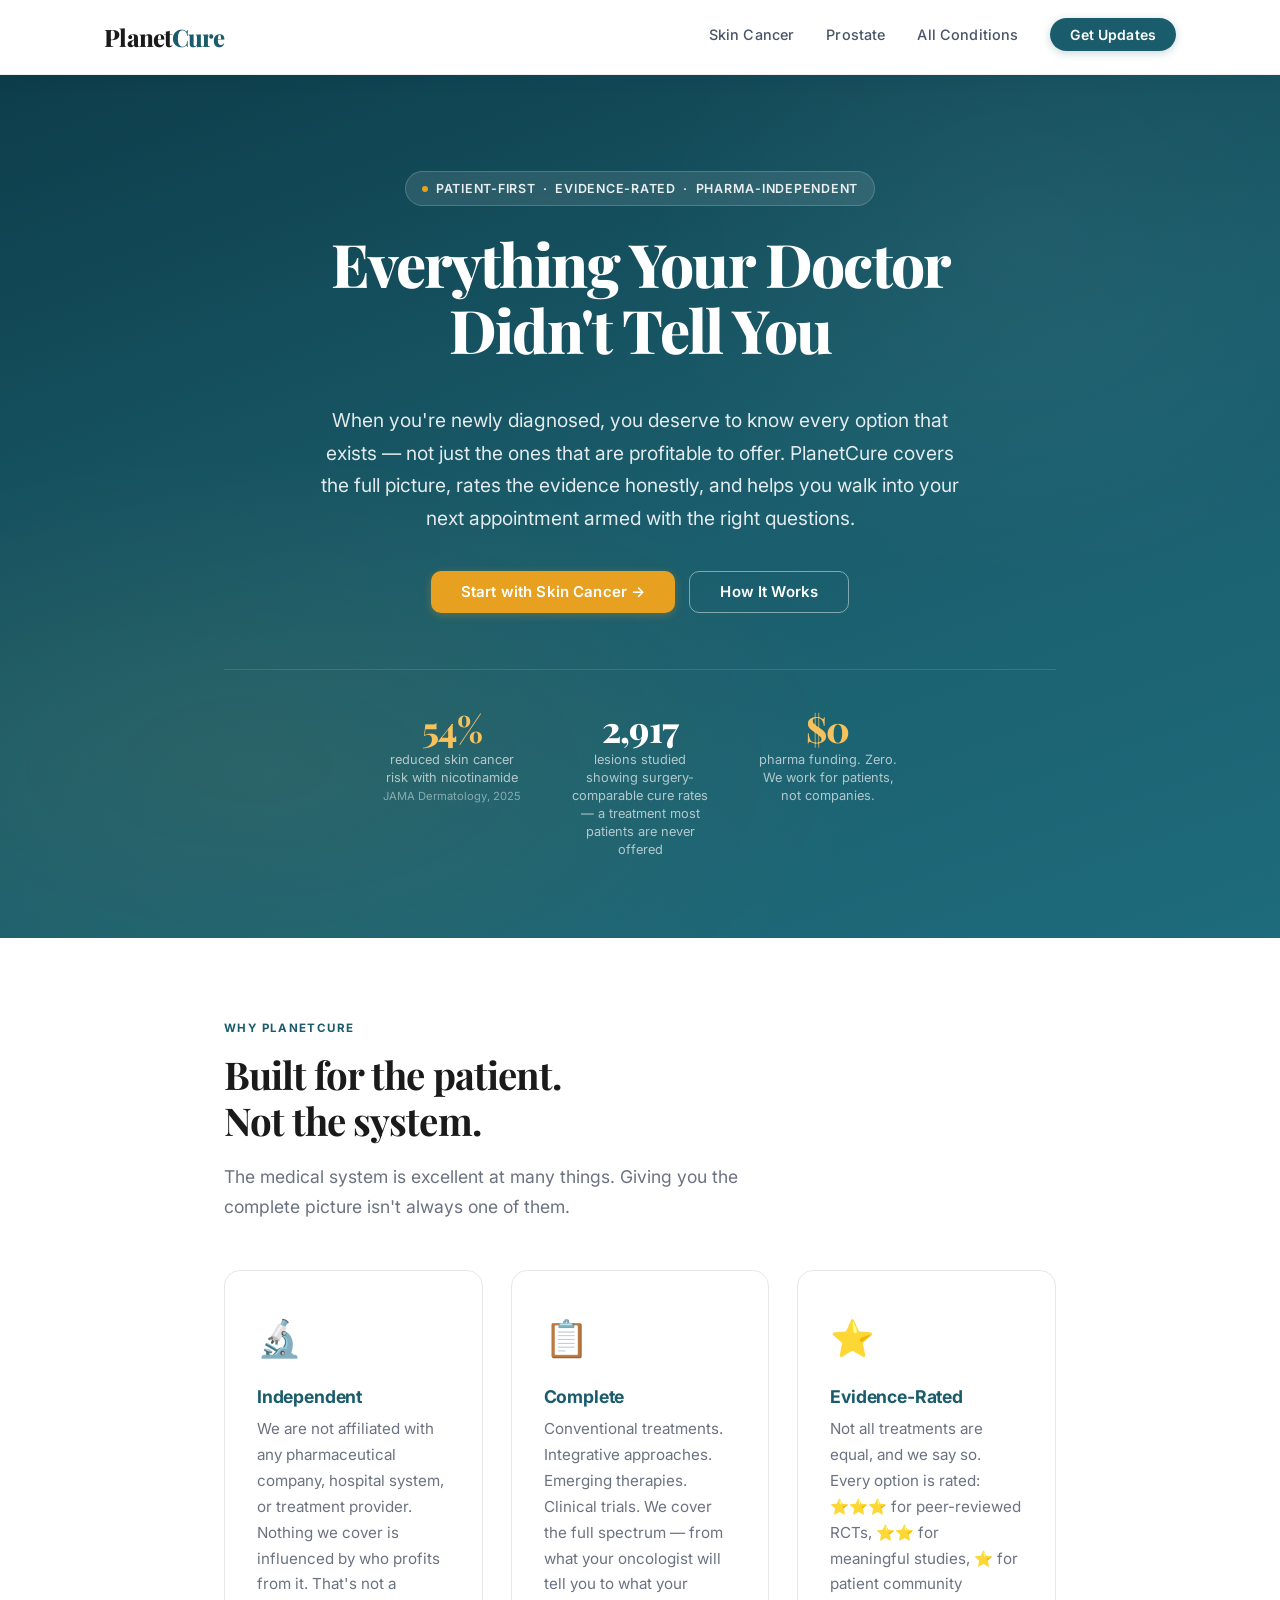
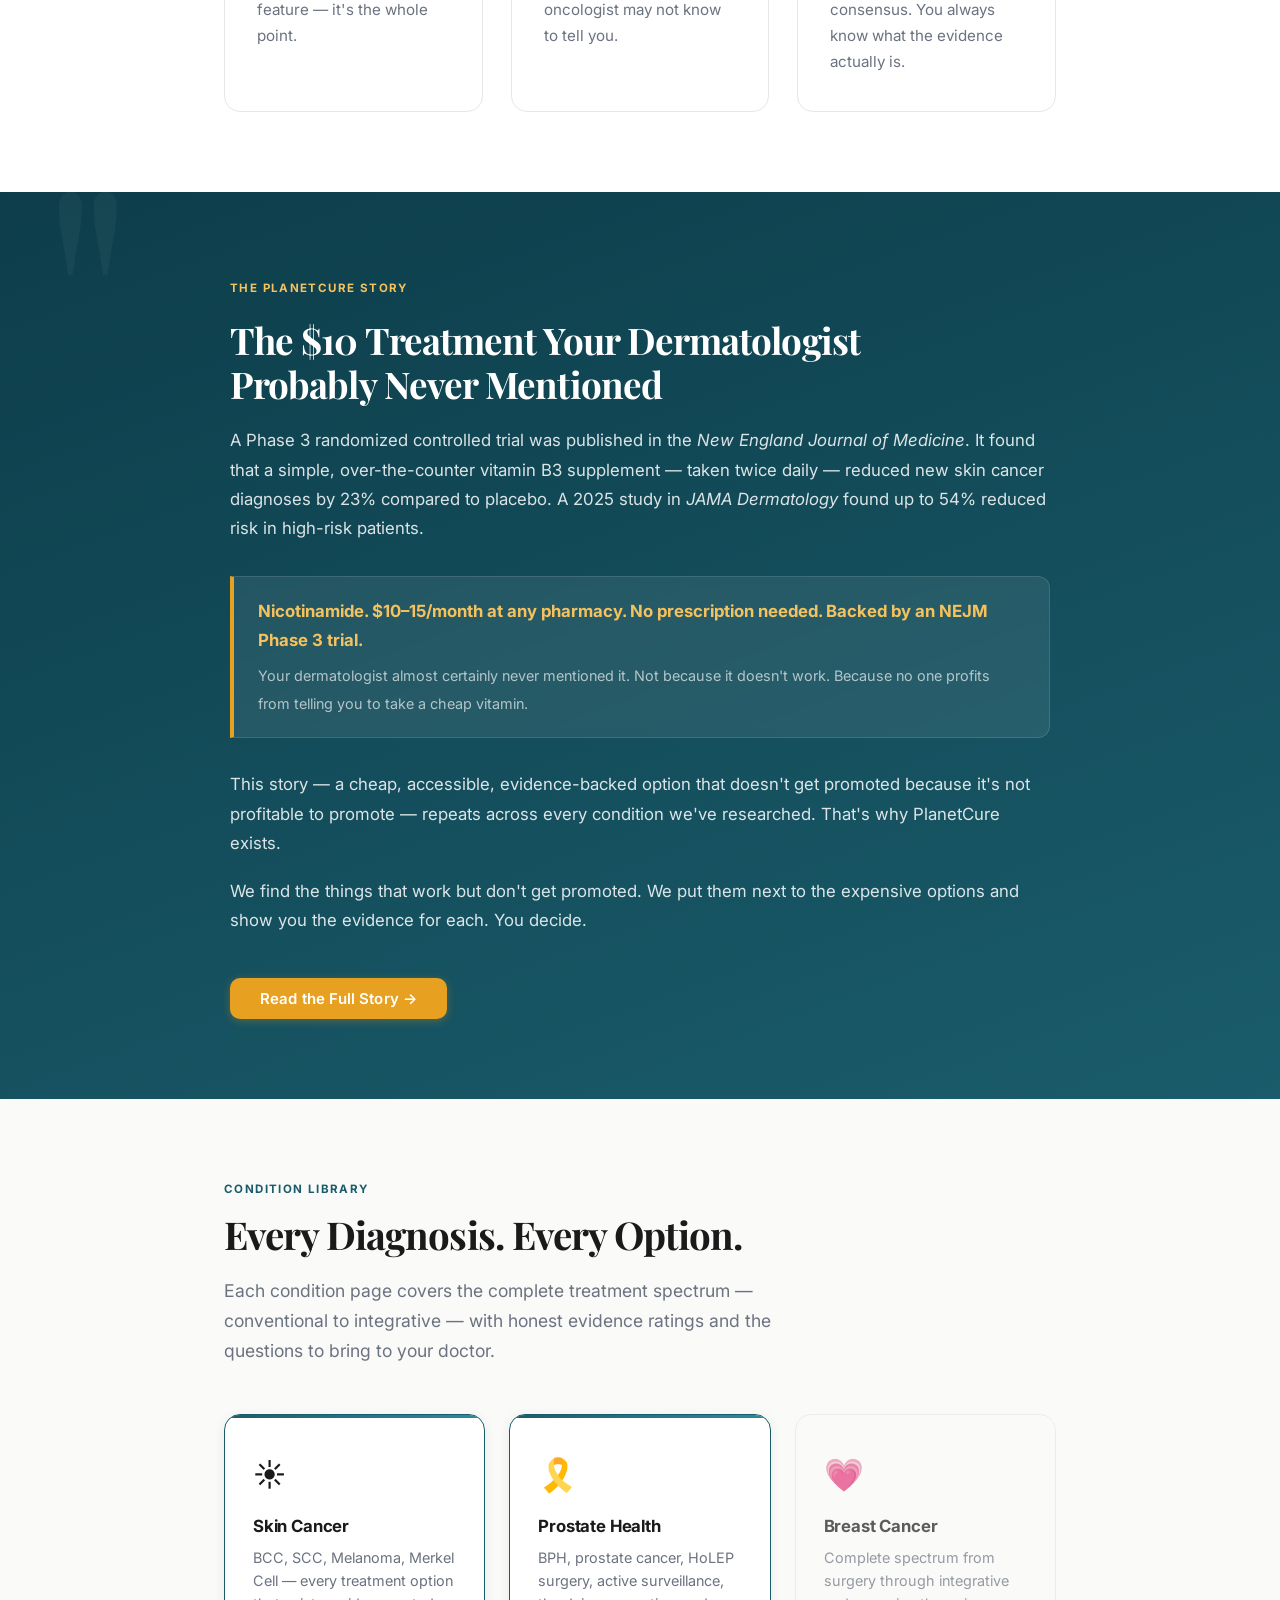
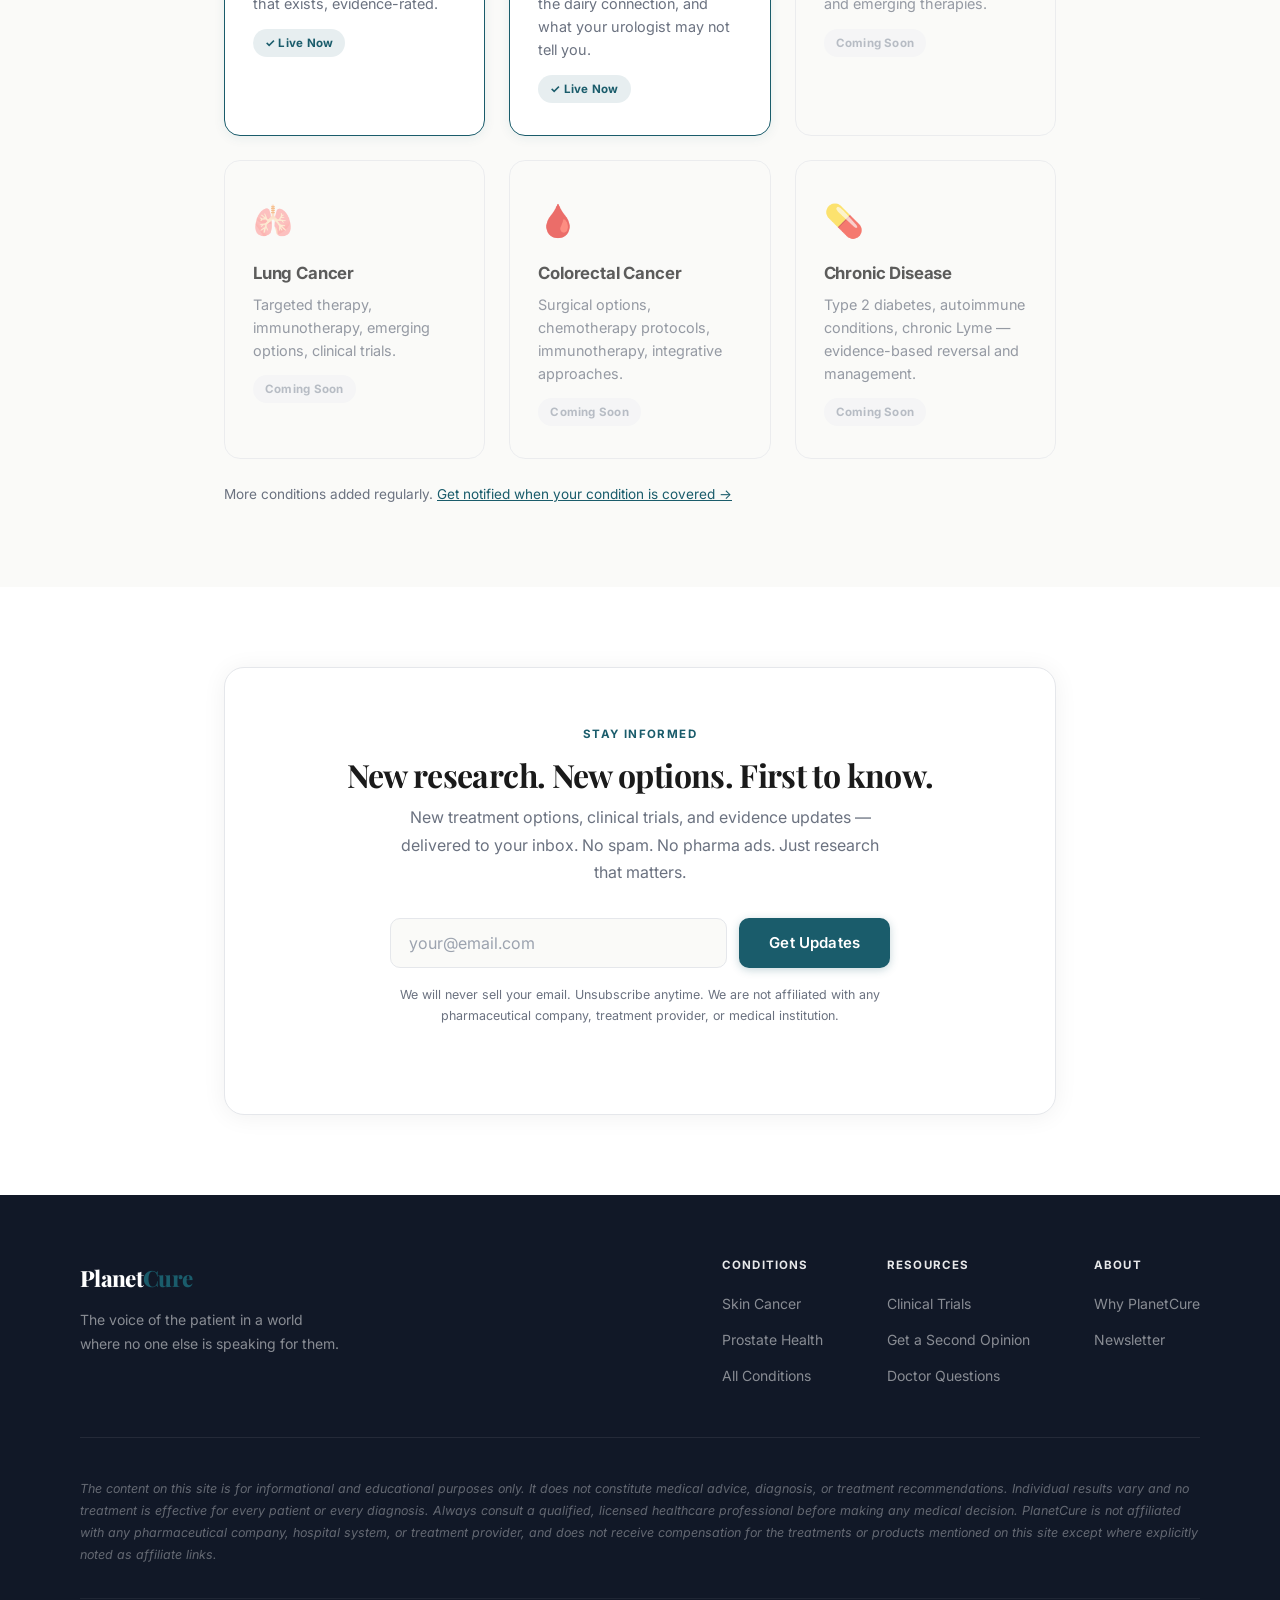
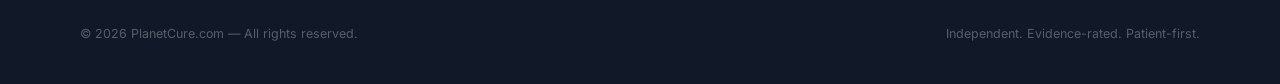
<file: index.html>
<!DOCTYPE html>
<html lang="en">
<head>
  <meta charset="UTF-8">
  <meta name="viewport" content="width=device-width, initial-scale=1.0">
  <title>PlanetCure — Everything Your Doctor Didn't Tell You</title>
  <meta name="description" content="The most complete health resource for newly diagnosed patients. Independent, evidence-rated, pharma-free. We cover what the system won't.">
  <meta property="og:title" content="PlanetCure — Everything Your Doctor Didn't Tell You">
  <meta property="og:description" content="The most complete health resource for newly diagnosed patients. Independent, evidence-rated, pharma-free.">
  <meta property="og:type" content="website">
  <meta name="twitter:card" content="summary_large_image">
  <link rel="preconnect" href="https://fonts.googleapis.com">
  <link rel="preconnect" href="https://fonts.gstatic.com" crossorigin>
  <link href="https://fonts.googleapis.com/css2?family=Inter:wght@400;500;600;700&family=Playfair+Display:ital,wght@0,700;0,800;1,700&display=swap" rel="stylesheet">
  <link rel="stylesheet" href="css/styles.css">
</head>
<body>

<!-- ======== Navigation ======== -->
<nav class="site-nav" role="navigation" aria-label="Main navigation">
  <div class="nav-inner">
    <a href="/" class="nav-logo">Planet<span>Cure</span></a>
    <ul class="nav-links">
      <li><a href="skin-cancer.html">Skin Cancer</a></li>
      <li><a href="prostate.html">Prostate</a></li>
      <li><a href="#conditions">All Conditions</a></li>
      <li><a href="#email-signup" class="nav-cta">Get Updates</a></li>
    </ul>
    <button class="nav-toggle" aria-label="Toggle navigation" aria-expanded="false">
      <span></span><span></span><span></span>
    </button>
  </div>
</nav>

<!-- ======== Hero ======== -->
<section class="hero">
  <div class="container">
    <div class="hero-badge">Patient-First &nbsp;·&nbsp; Evidence-Rated &nbsp;·&nbsp; Pharma-Independent</div>
    <h1>Everything Your Doctor<br>Didn't Tell You</h1>
    <p class="hero-sub">When you're newly diagnosed, you deserve to know every option that exists — not just the ones that are profitable to offer. PlanetCure covers the full picture, rates the evidence honestly, and helps you walk into your next appointment armed with the right questions.</p>
    <div class="hero-actions">
      <a href="skin-cancer.html" class="btn btn-primary">Start with Skin Cancer →</a>
      <a href="#why-planetcure" class="btn btn-secondary">How It Works</a>
    </div>

    <!-- Trust stats -->
    <div class="hero-stats">
      <div class="hero-stat">
        <div class="hero-stat-number"><em>54%</em></div>
        <div class="hero-stat-label">reduced skin cancer risk with nicotinamide<br><span style="font-size:.7rem;opacity:.7;">JAMA Dermatology, 2025</span></div>
      </div>
      <div class="hero-stat">
        <div class="hero-stat-number">2,917</div>
        <div class="hero-stat-label">lesions studied showing surgery-comparable cure rates — a treatment most patients are never offered</div>
      </div>
      <div class="hero-stat">
        <div class="hero-stat-number"><em>$0</em></div>
        <div class="hero-stat-label">pharma funding. Zero. We work for patients, not companies.</div>
      </div>
    </div>
  </div>
</section>

<!-- ======== Why PlanetCure ======== -->
<section id="why-planetcure" style="background:#fff;">
  <div class="container">
    <span class="section-label">Why PlanetCure</span>
    <h2 class="section-heading" style="color:#1a1a1a;">Built for the patient.<br>Not the system.</h2>
    <p class="section-sub">The medical system is excellent at many things. Giving you the complete picture isn't always one of them.</p>
    <div class="why-grid">
      <div class="why-card">
        <span class="why-icon">🔬</span>
        <h3>Independent</h3>
        <p>We are not affiliated with any pharmaceutical company, hospital system, or treatment provider. Nothing we cover is influenced by who profits from it. That's not a feature — it's the whole point.</p>
      </div>
      <div class="why-card">
        <span class="why-icon">📋</span>
        <h3>Complete</h3>
        <p>Conventional treatments. Integrative approaches. Emerging therapies. Clinical trials. We cover the full spectrum — from what your oncologist will tell you to what your oncologist may not know to tell you.</p>
      </div>
      <div class="why-card">
        <span class="why-icon">⭐</span>
        <h3>Evidence-Rated</h3>
        <p>Not all treatments are equal, and we say so. Every option is rated: ⭐⭐⭐ for peer-reviewed RCTs, ⭐⭐ for meaningful studies, ⭐ for patient community consensus. You always know what the evidence actually is.</p>
      </div>
    </div>
  </div>
</section>

<!-- ======== The $10 Story ======== -->
<section class="story-section">
  <div class="story-inner">
    <div class="story-label">The PlanetCure Story</div>
    <h2>The $10 Treatment Your Dermatologist<br>Probably Never Mentioned</h2>
    <p>A Phase 3 randomized controlled trial was published in the <em>New England Journal of Medicine</em>. It found that a simple, over-the-counter vitamin B3 supplement — taken twice daily — reduced new skin cancer diagnoses by 23% compared to placebo. A 2025 study in <em>JAMA Dermatology</em> found up to 54% reduced risk in high-risk patients.</p>
    <div class="story-stat-block">
      <strong>Nicotinamide. $10–15/month at any pharmacy. No prescription needed. Backed by an NEJM Phase 3 trial.</strong>
      <span>Your dermatologist almost certainly never mentioned it. Not because it doesn't work. Because no one profits from telling you to take a cheap vitamin.</span>
    </div>
    <p>This story — a cheap, accessible, evidence-backed option that doesn't get promoted because it's not profitable to promote — repeats across every condition we've researched. That's why PlanetCure exists.</p>
    <p>We find the things that work but don't get promoted. We put them next to the expensive options and show you the evidence for each. You decide.</p>
    <a href="skin-cancer.html#nicotinamide" class="btn btn-primary mt-md" style="margin-top:1.5rem;">Read the Full Story →</a>
  </div>
</section>

<!-- ======== Conditions ======== -->
<section id="conditions" style="background:#fafaf8;">
  <div class="container">
    <span class="section-label">Condition Library</span>
    <h2 class="section-heading" style="color:#1a1a1a;">Every Diagnosis. Every Option.</h2>
    <p class="section-sub">Each condition page covers the complete treatment spectrum — conventional to integrative — with honest evidence ratings and the questions to bring to your doctor.</p>
    <div class="conditions-grid">
      <!-- Live: Skin Cancer -->
      <a href="skin-cancer.html" class="condition-card live">
        <span class="card-icon">☀️</span>
        <h3>Skin Cancer</h3>
        <p>BCC, SCC, Melanoma, Merkel Cell — every treatment option that exists, evidence-rated.</p>
        <span class="card-tag live-tag">✓ Live Now</span>
      </a>
      <!-- Live: Prostate -->
      <a href="prostate.html" class="condition-card condition-card-link">
        <span class="card-icon">🎗️</span>
        <h3>Prostate Health</h3>
        <p>BPH, prostate cancer, HoLEP surgery, active surveillance, the dairy connection, and what your urologist may not tell you.</p>
        <span class="card-tag live-tag">✓ Live Now</span>
      </a>
      <!-- Coming Soon -->
      <div class="condition-card">
        <span class="card-icon">💗</span>
        <h3>Breast Cancer</h3>
        <p>Complete spectrum from surgery through integrative and emerging therapies.</p>
        <span class="card-tag soon-tag">Coming Soon</span>
      </div>
      <div class="condition-card">
        <span class="card-icon">🫁</span>
        <h3>Lung Cancer</h3>
        <p>Targeted therapy, immunotherapy, emerging options, clinical trials.</p>
        <span class="card-tag soon-tag">Coming Soon</span>
      </div>
      <div class="condition-card">
        <span class="card-icon">🩸</span>
        <h3>Colorectal Cancer</h3>
        <p>Surgical options, chemotherapy protocols, immunotherapy, integrative approaches.</p>
        <span class="card-tag soon-tag">Coming Soon</span>
      </div>
      <div class="condition-card">
        <span class="card-icon">💊</span>
        <h3>Chronic Disease</h3>
        <p>Type 2 diabetes, autoimmune conditions, chronic Lyme — evidence-based reversal and management.</p>
        <span class="card-tag soon-tag">Coming Soon</span>
      </div>
    </div>
    <p class="text-muted mt-md" style="font-size:.85rem;">More conditions added regularly. <a href="#email-signup">Get notified when your condition is covered →</a></p>
  </div>
</section>

<!-- ======== Email Signup ======== -->
<section id="email-signup" style="background:#fff;padding:5rem 0;">
  <div class="container">
    <div class="email-section">
      <span class="section-label" style="display:block;margin-bottom:.75rem;">Stay Informed</span>
      <h2 style="color:#1a1a1a;margin-bottom:.6rem;">New research. New options. First to know.</h2>
      <p>New treatment options, clinical trials, and evidence updates — delivered to your inbox. No spam. No pharma ads. Just research that matters.</p>
      <form class="email-form" action="/" method="post" data-netlify="true" name="planetcure-email-signup">
        <input type="hidden" name="form-name" value="planetcure-email-signup">
        <input type="email" name="email_address" placeholder="your@email.com" required aria-label="Email address">
        <button type="submit" class="btn btn-teal">Get Updates</button>
      </form>
      <p class="email-fine">We will never sell your email. Unsubscribe anytime. We are not affiliated with any pharmaceutical company, treatment provider, or medical institution.</p>
    </div>
  </div>
</section>

<!-- ======== Footer ======== -->
<footer class="site-footer">
  <div class="footer-inner">
    <div class="footer-top">
      <div class="footer-brand">
        <a href="/" class="nav-logo" style="color:#fff;">Planet<span style="color:#1a5c6b;">Cure</span></a>
        <p>The voice of the patient in a world where no one else is speaking for them.</p>
      </div>
      <div class="footer-links">
        <div class="footer-col">
          <h4>Conditions</h4>
          <ul>
            <li><a href="skin-cancer.html">Skin Cancer</a></li>
            <li><a href="prostate.html">Prostate Health</a></li>
            <li><a href="#conditions">All Conditions</a></li>
          </ul>
        </div>
        <div class="footer-col">
          <h4>Resources</h4>
          <ul>
            <li><a href="skin-cancer.html#clinical-trials">Clinical Trials</a></li>
            <li><a href="skin-cancer.html#second-opinion">Get a Second Opinion</a></li>
            <li><a href="skin-cancer.html#questions">Doctor Questions</a></li>
          </ul>
        </div>
        <div class="footer-col">
          <h4>About</h4>
          <ul>
            <li><a href="#why-planetcure">Why PlanetCure</a></li>
            <li><a href="#email-signup">Newsletter</a></li>
          </ul>
        </div>
      </div>
    </div>
    <p class="footer-disclaimer">
      <em>The content on this site is for informational and educational purposes only. It does not constitute medical advice, diagnosis, or treatment recommendations. Individual results vary and no treatment is effective for every patient or every diagnosis. Always consult a qualified, licensed healthcare professional before making any medical decision. PlanetCure is not affiliated with any pharmaceutical company, hospital system, or treatment provider, and does not receive compensation for the treatments or products mentioned on this site except where explicitly noted as affiliate links.</em>
    </p>
    <div class="footer-bottom">
      <span>© 2026 PlanetCure.com — All rights reserved.</span>
      <span>Independent. Evidence-rated. Patient-first.</span>
    </div>
  </div>
</footer>

<script src="js/main.js"></script>
</body>
</html>
</file>
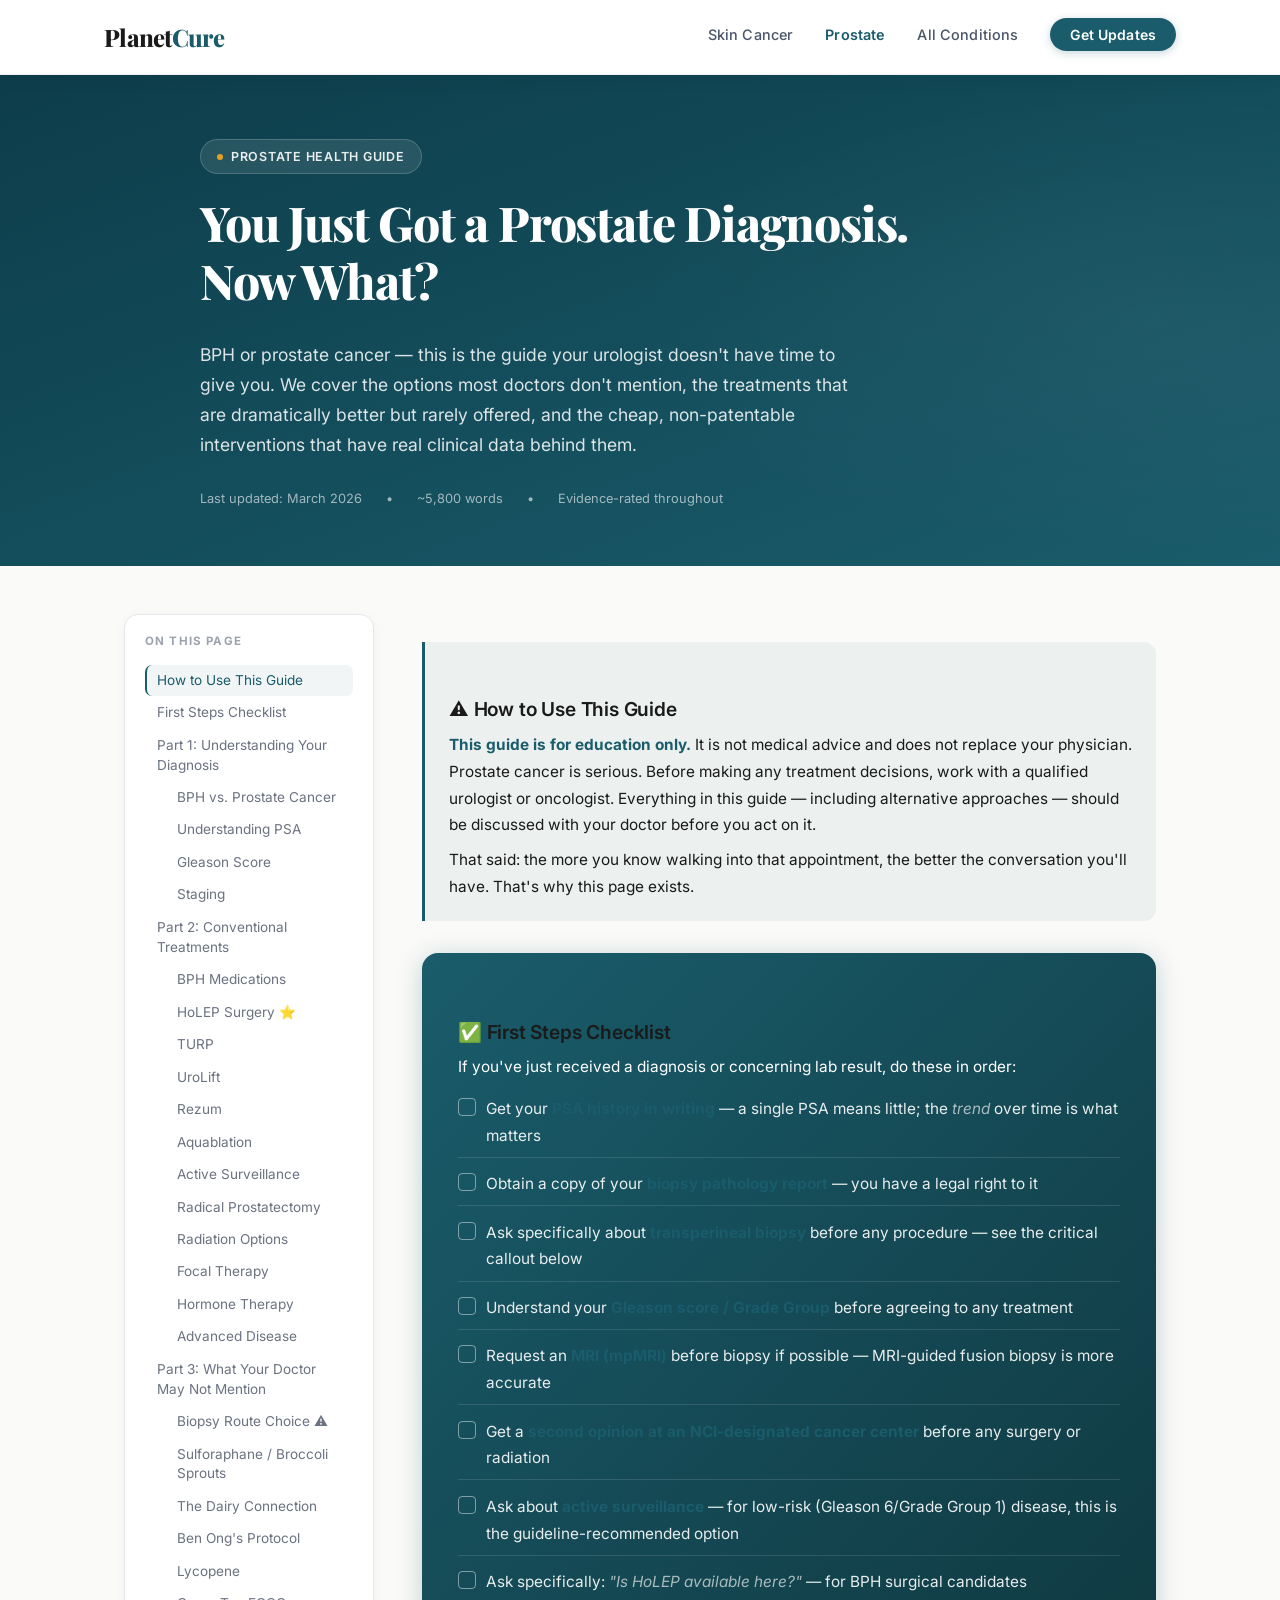
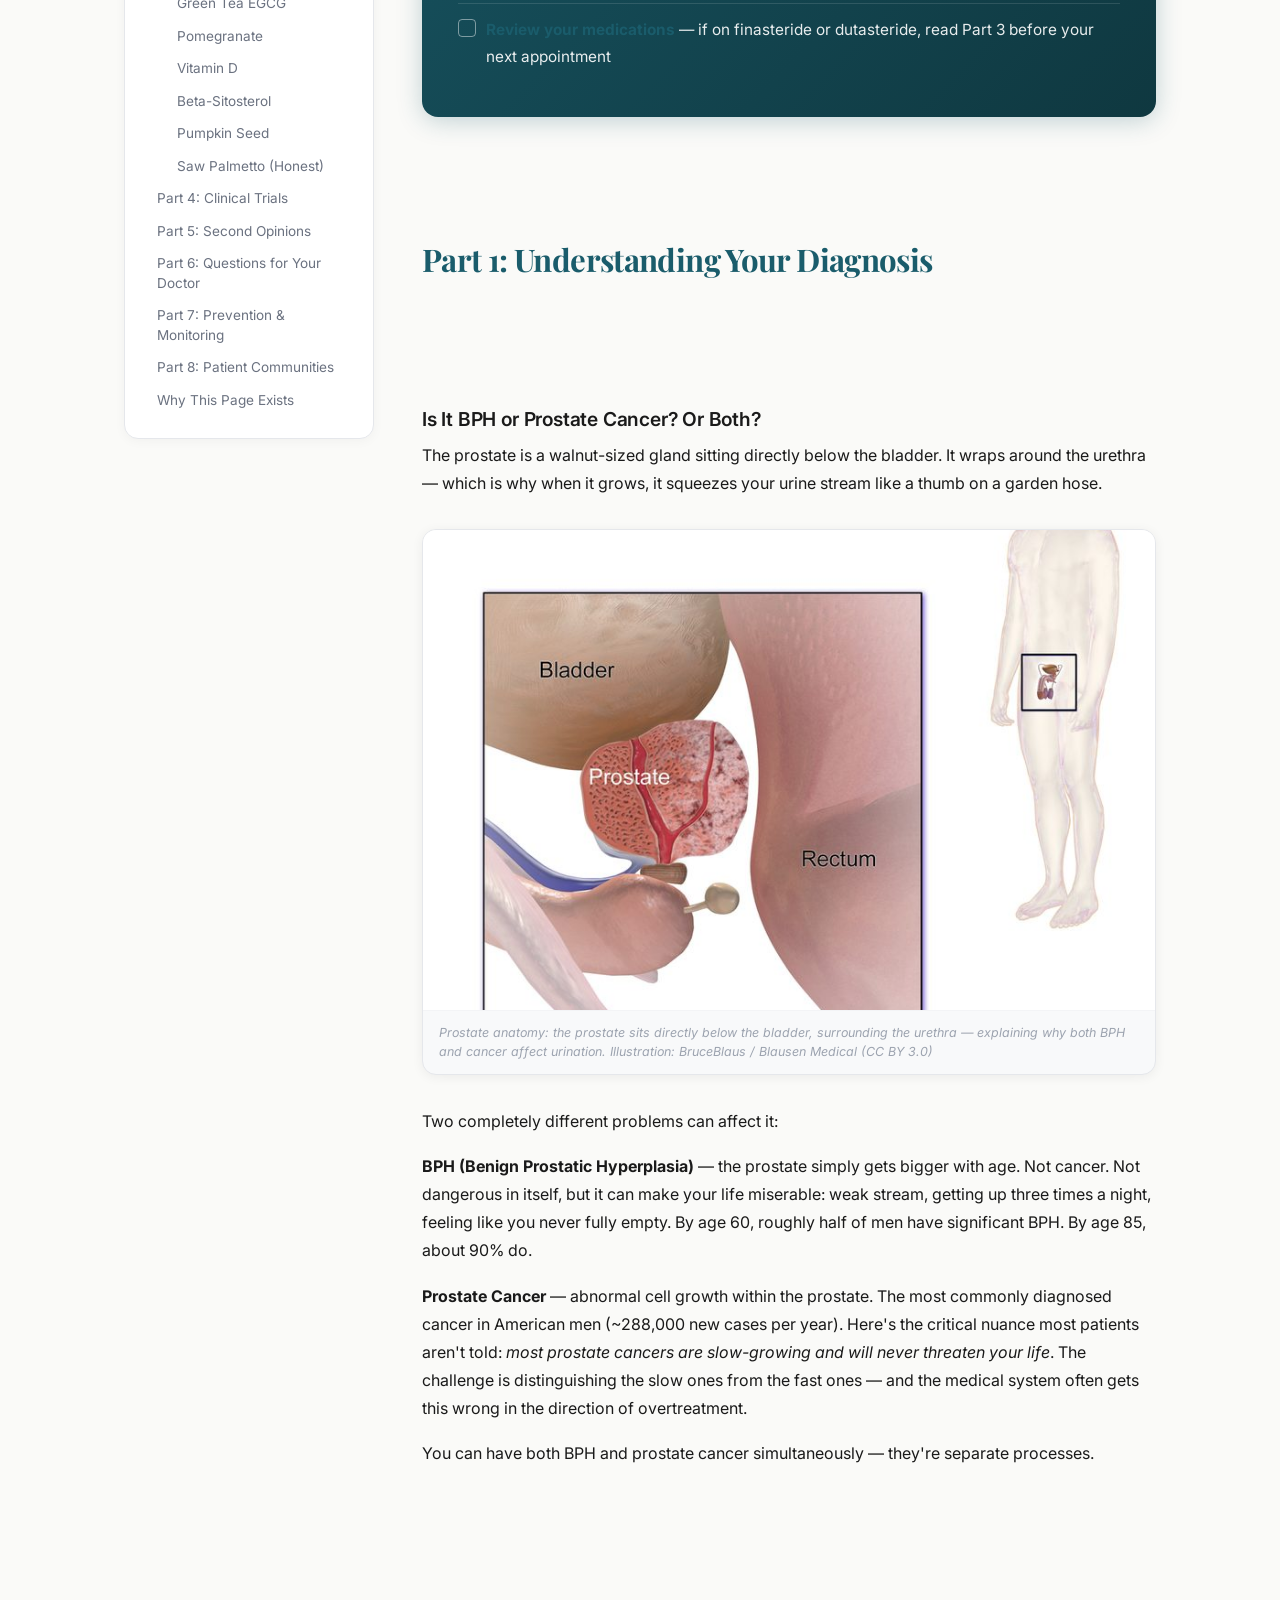
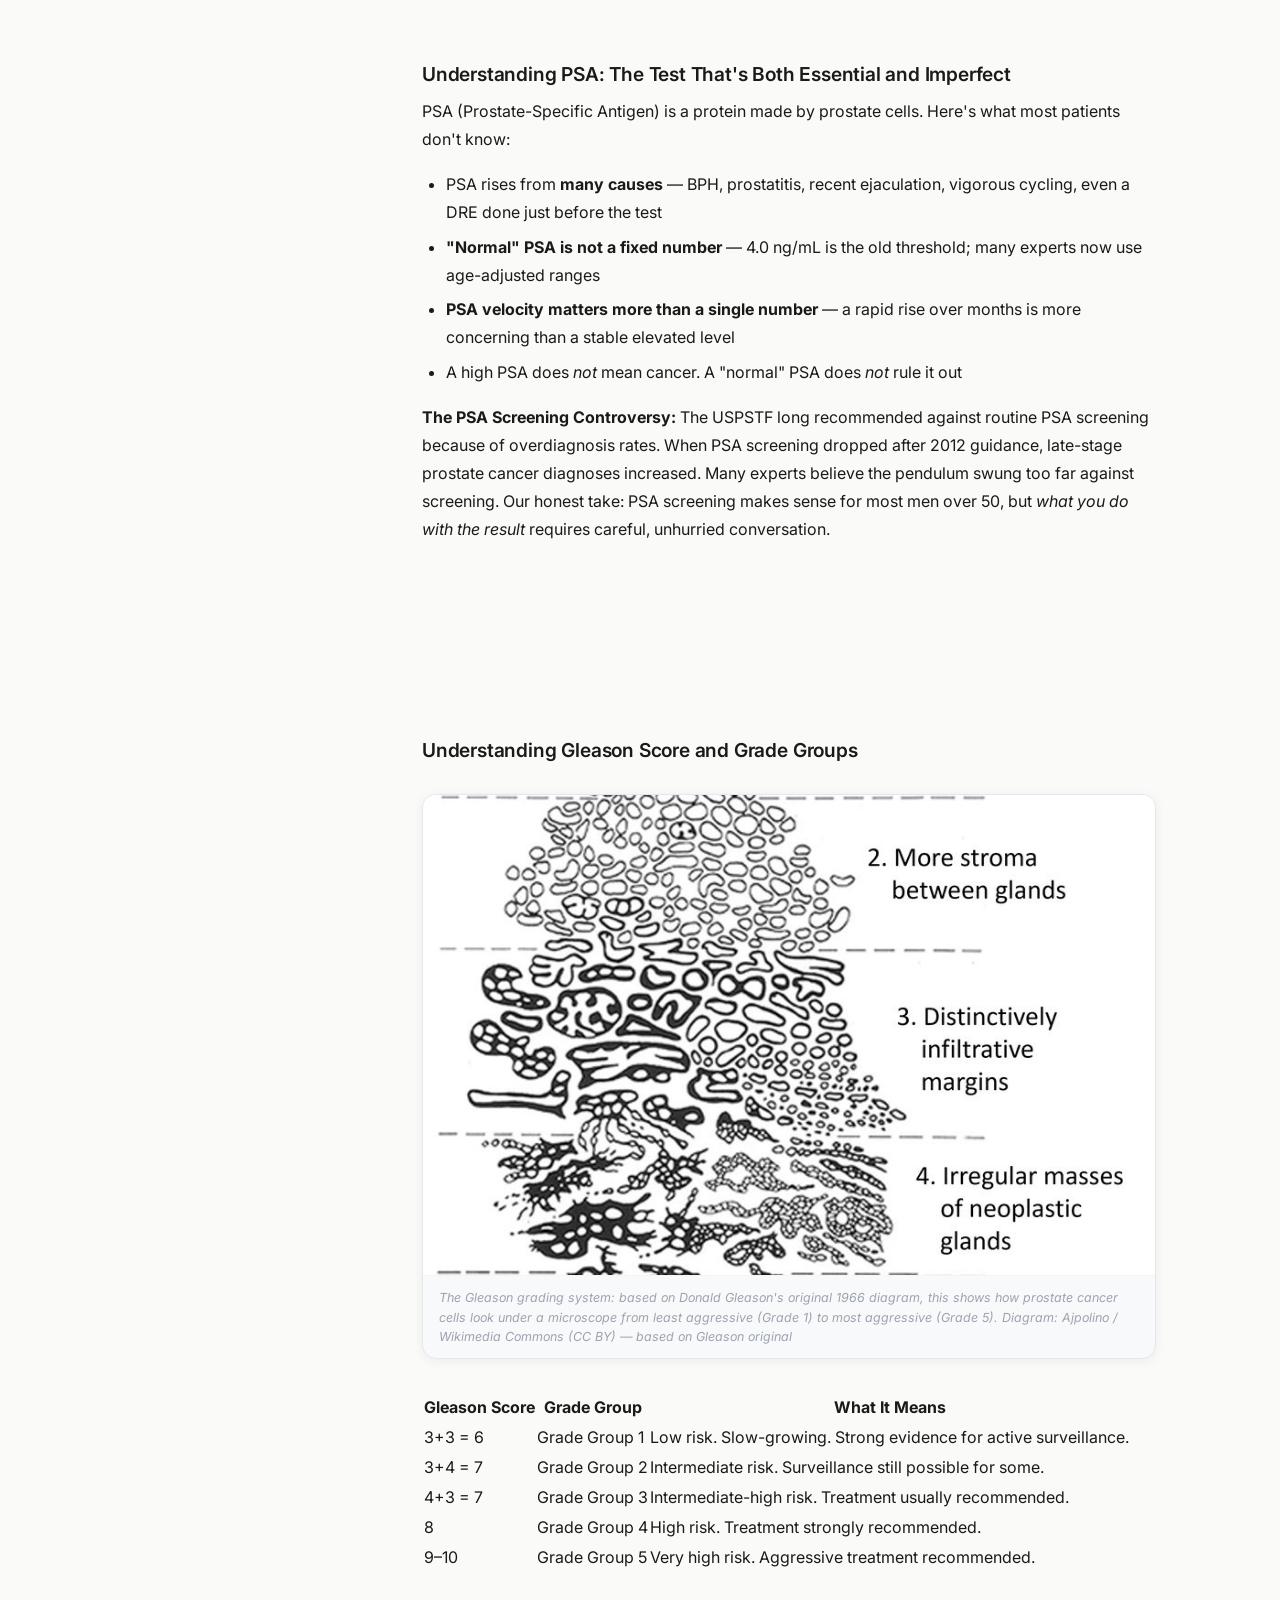
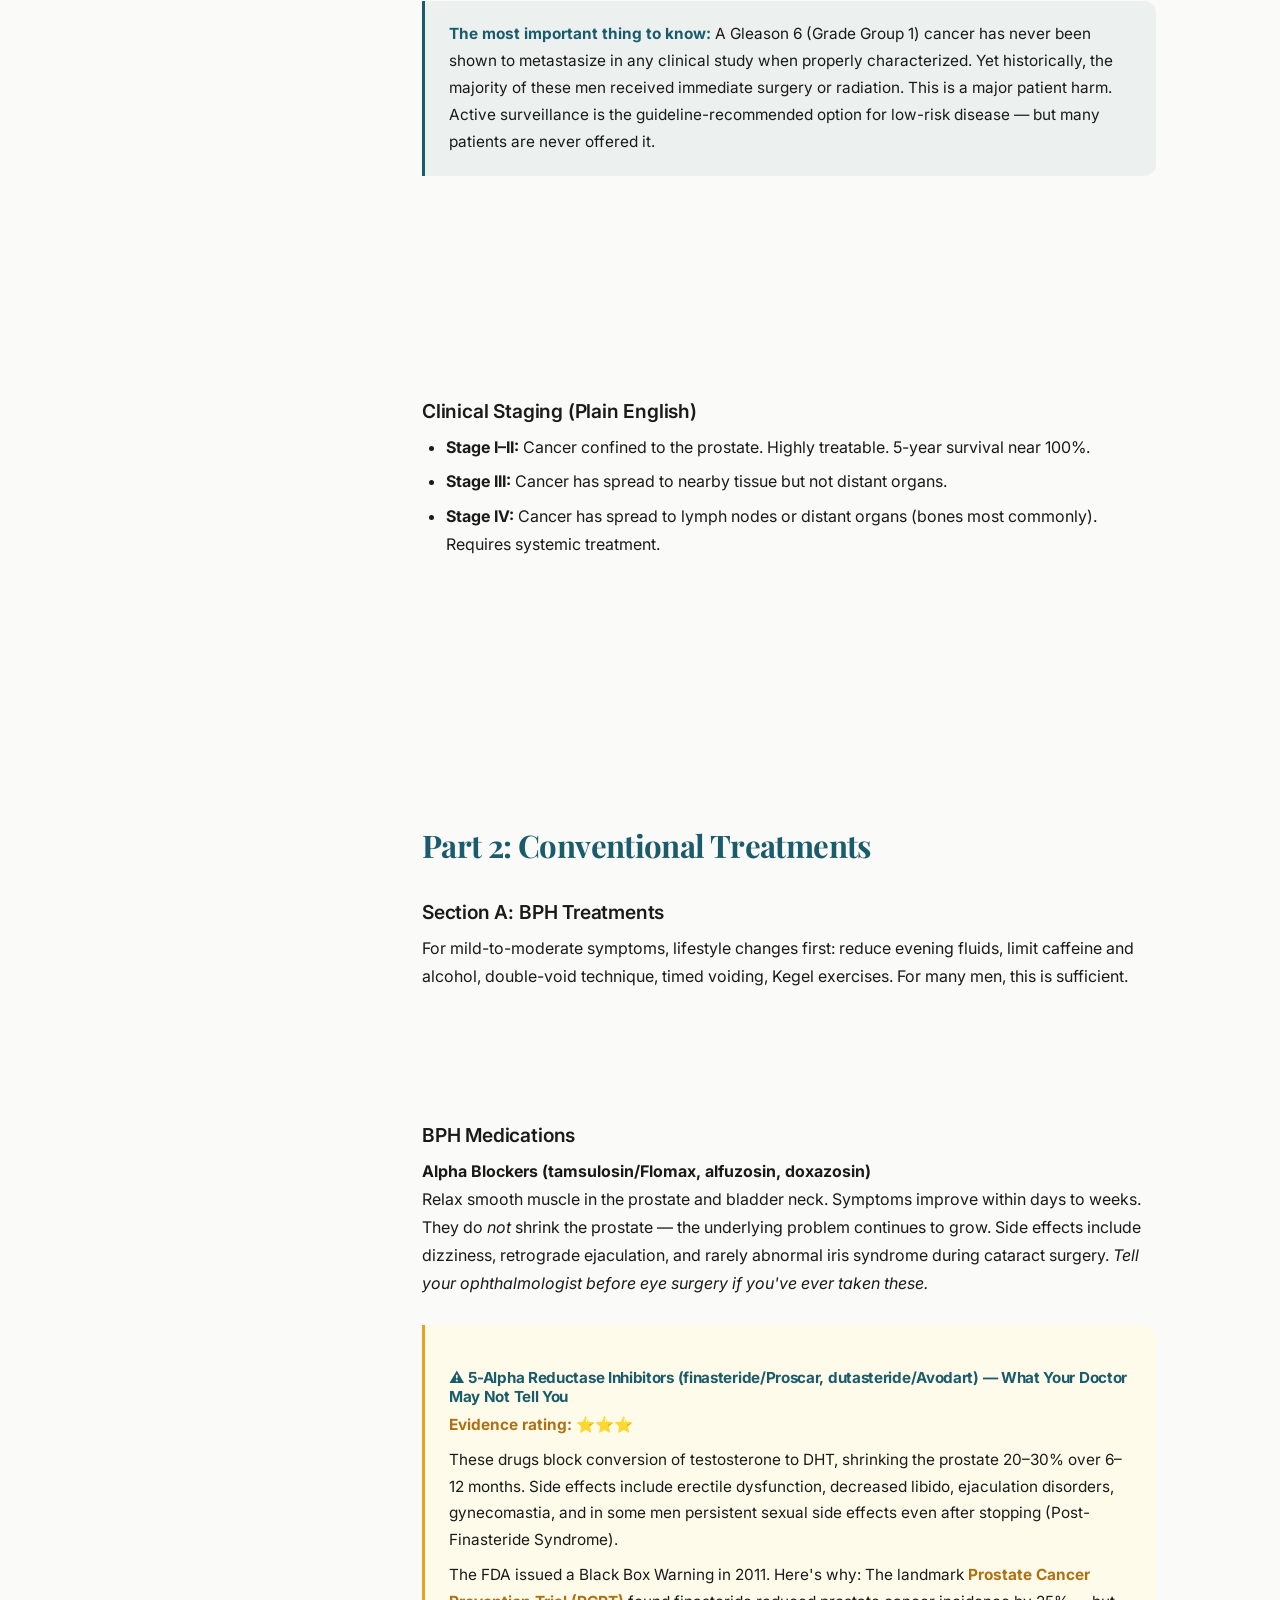
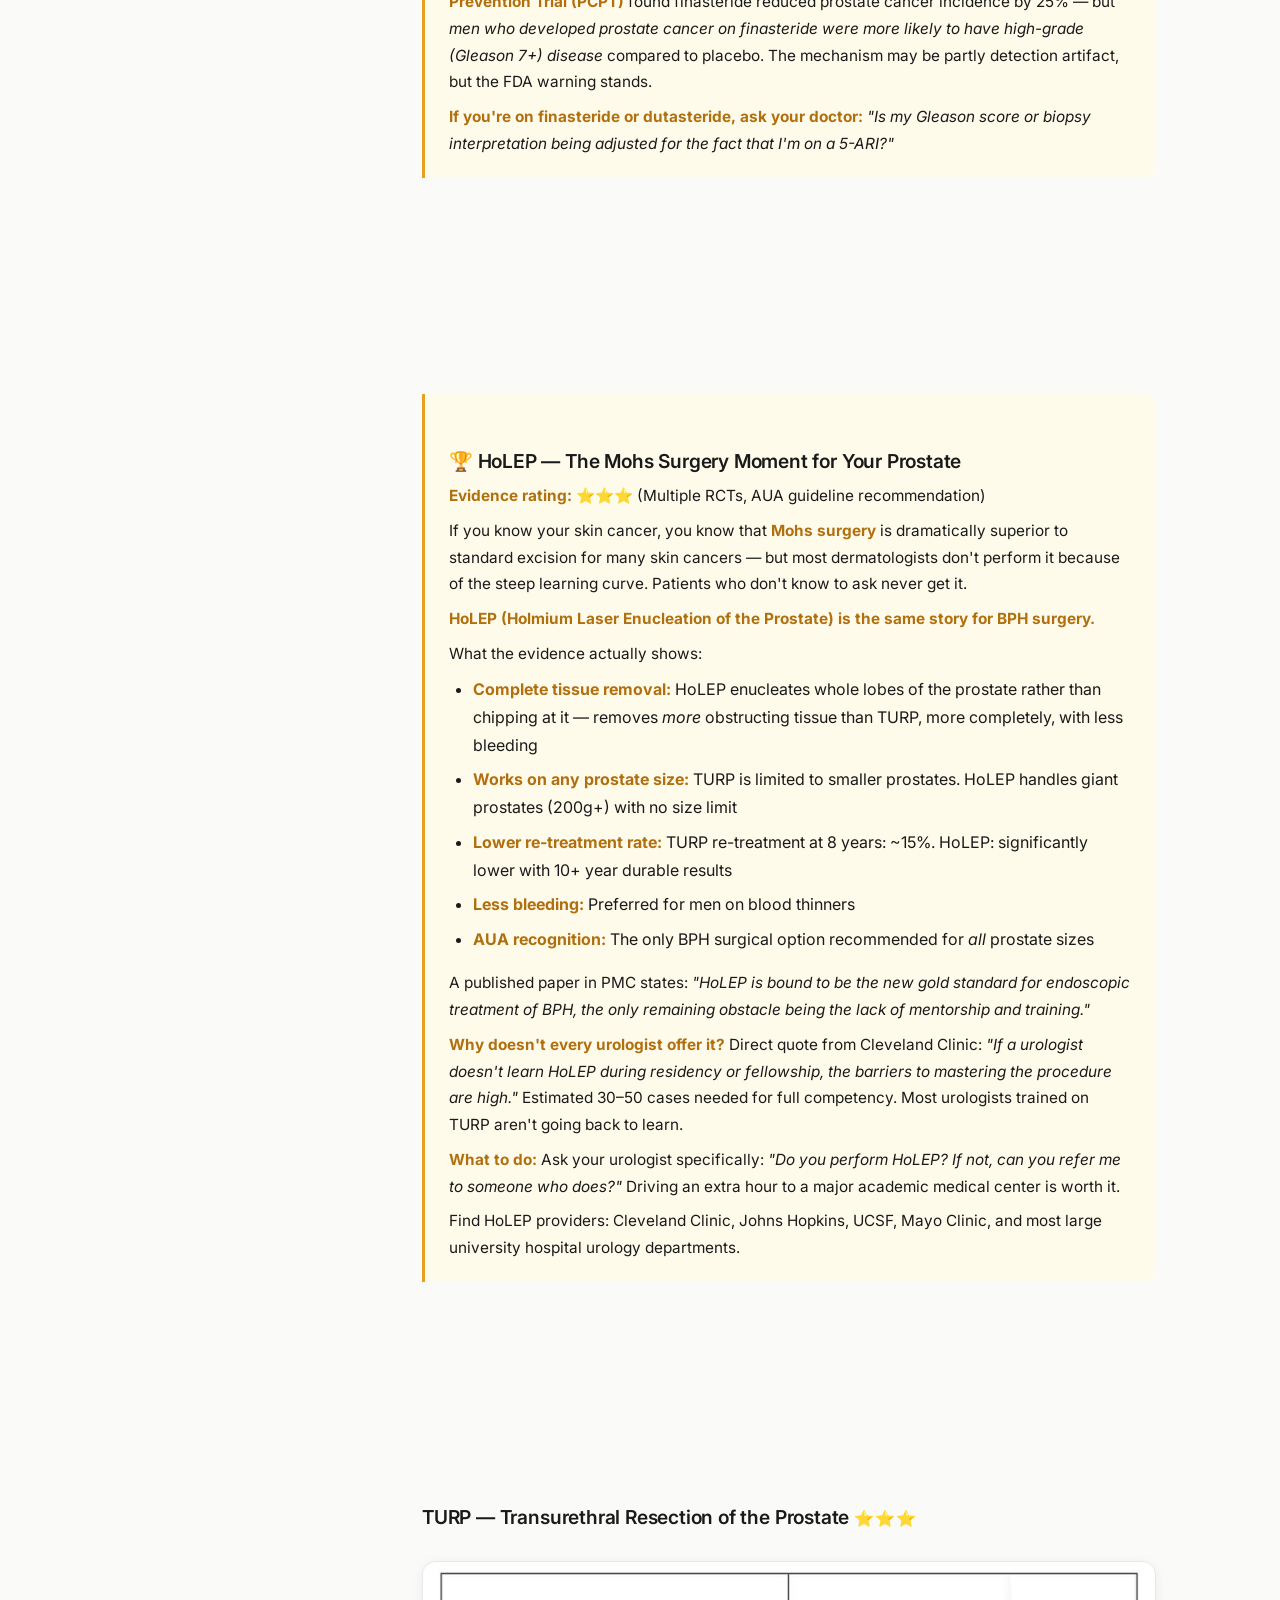
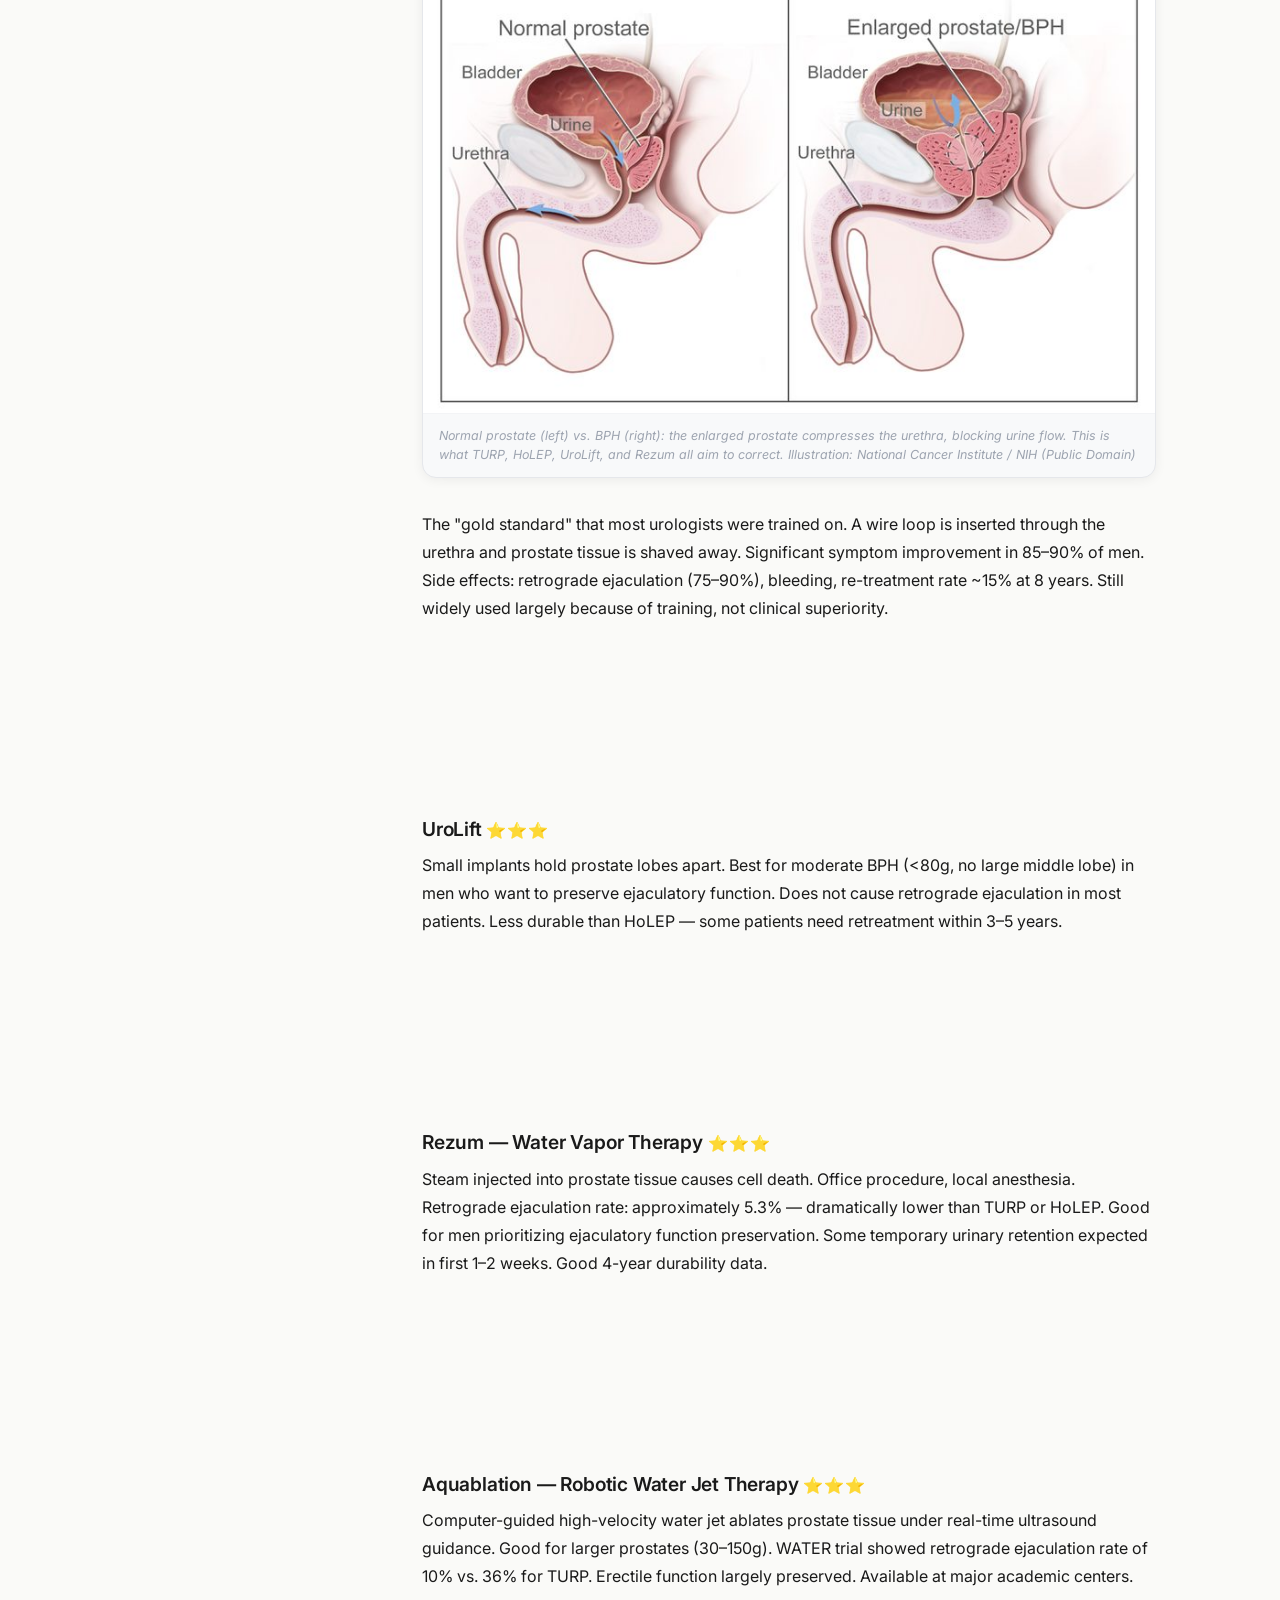
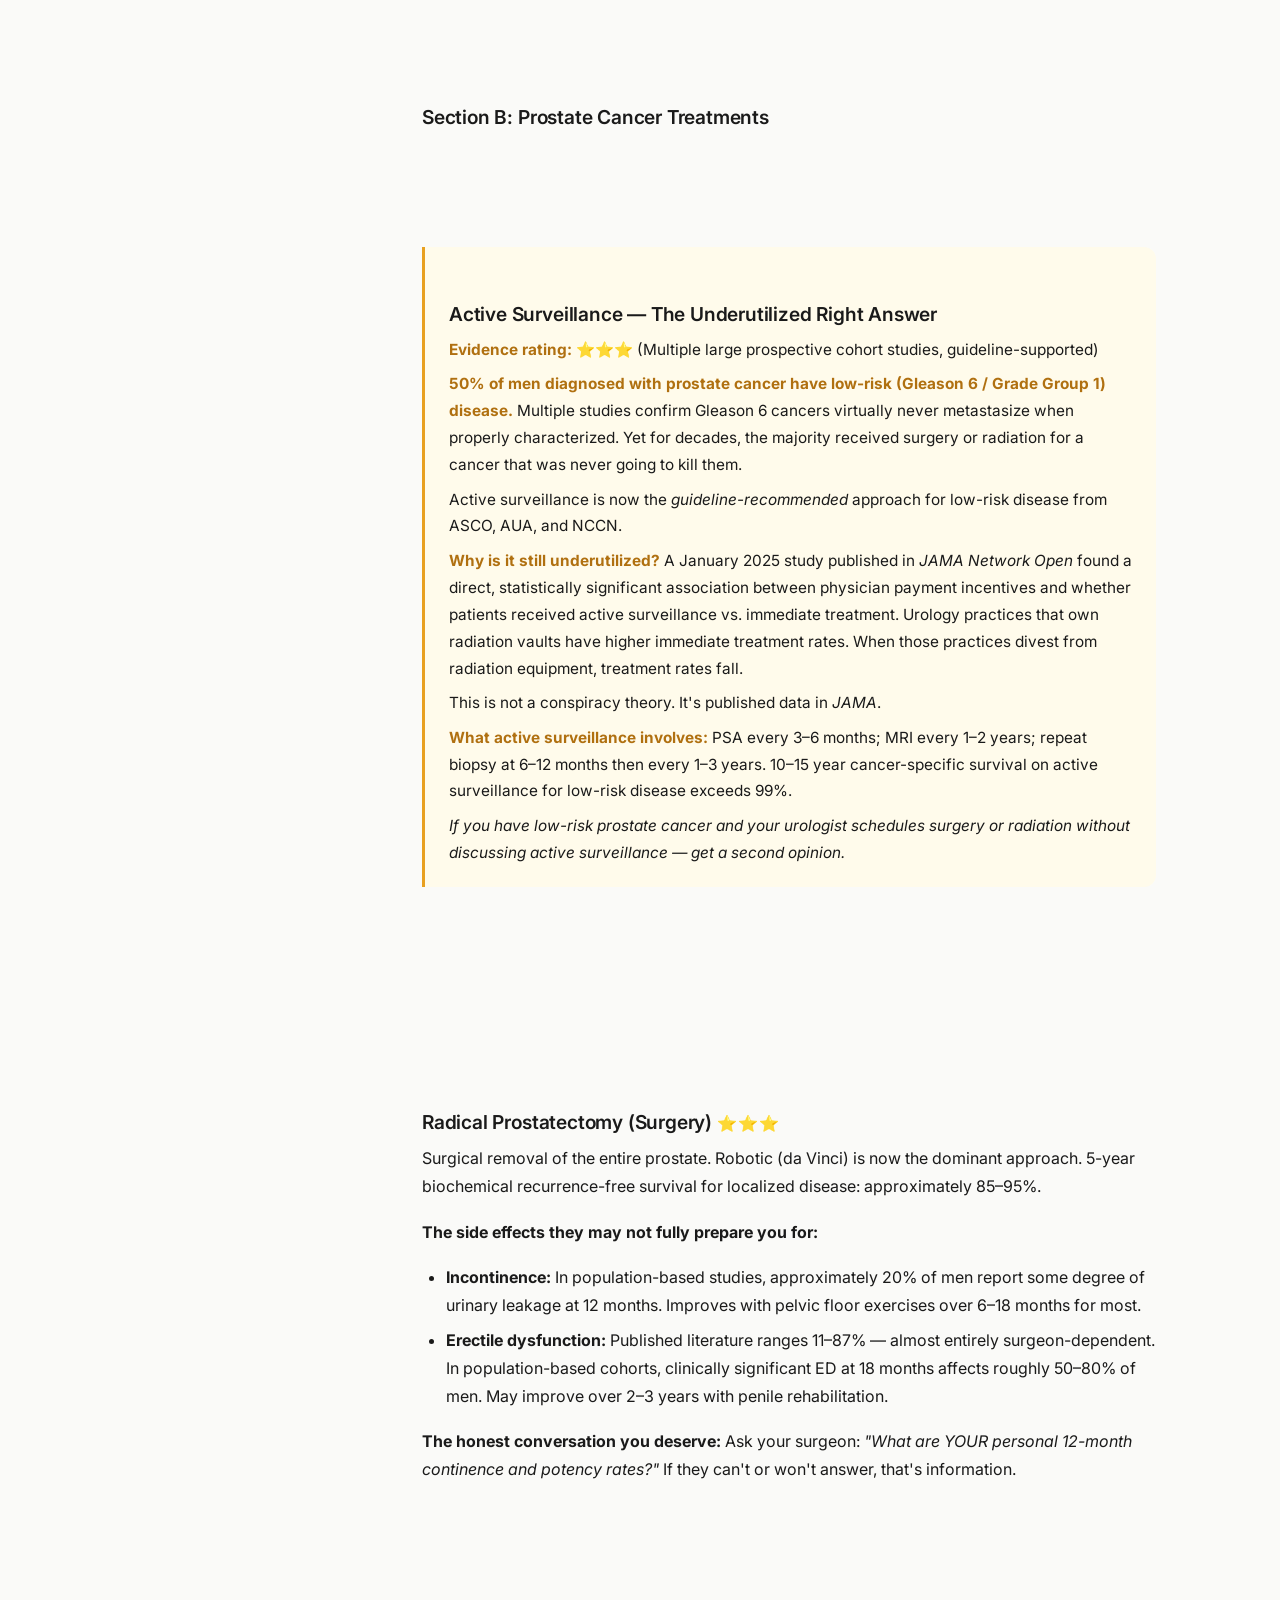
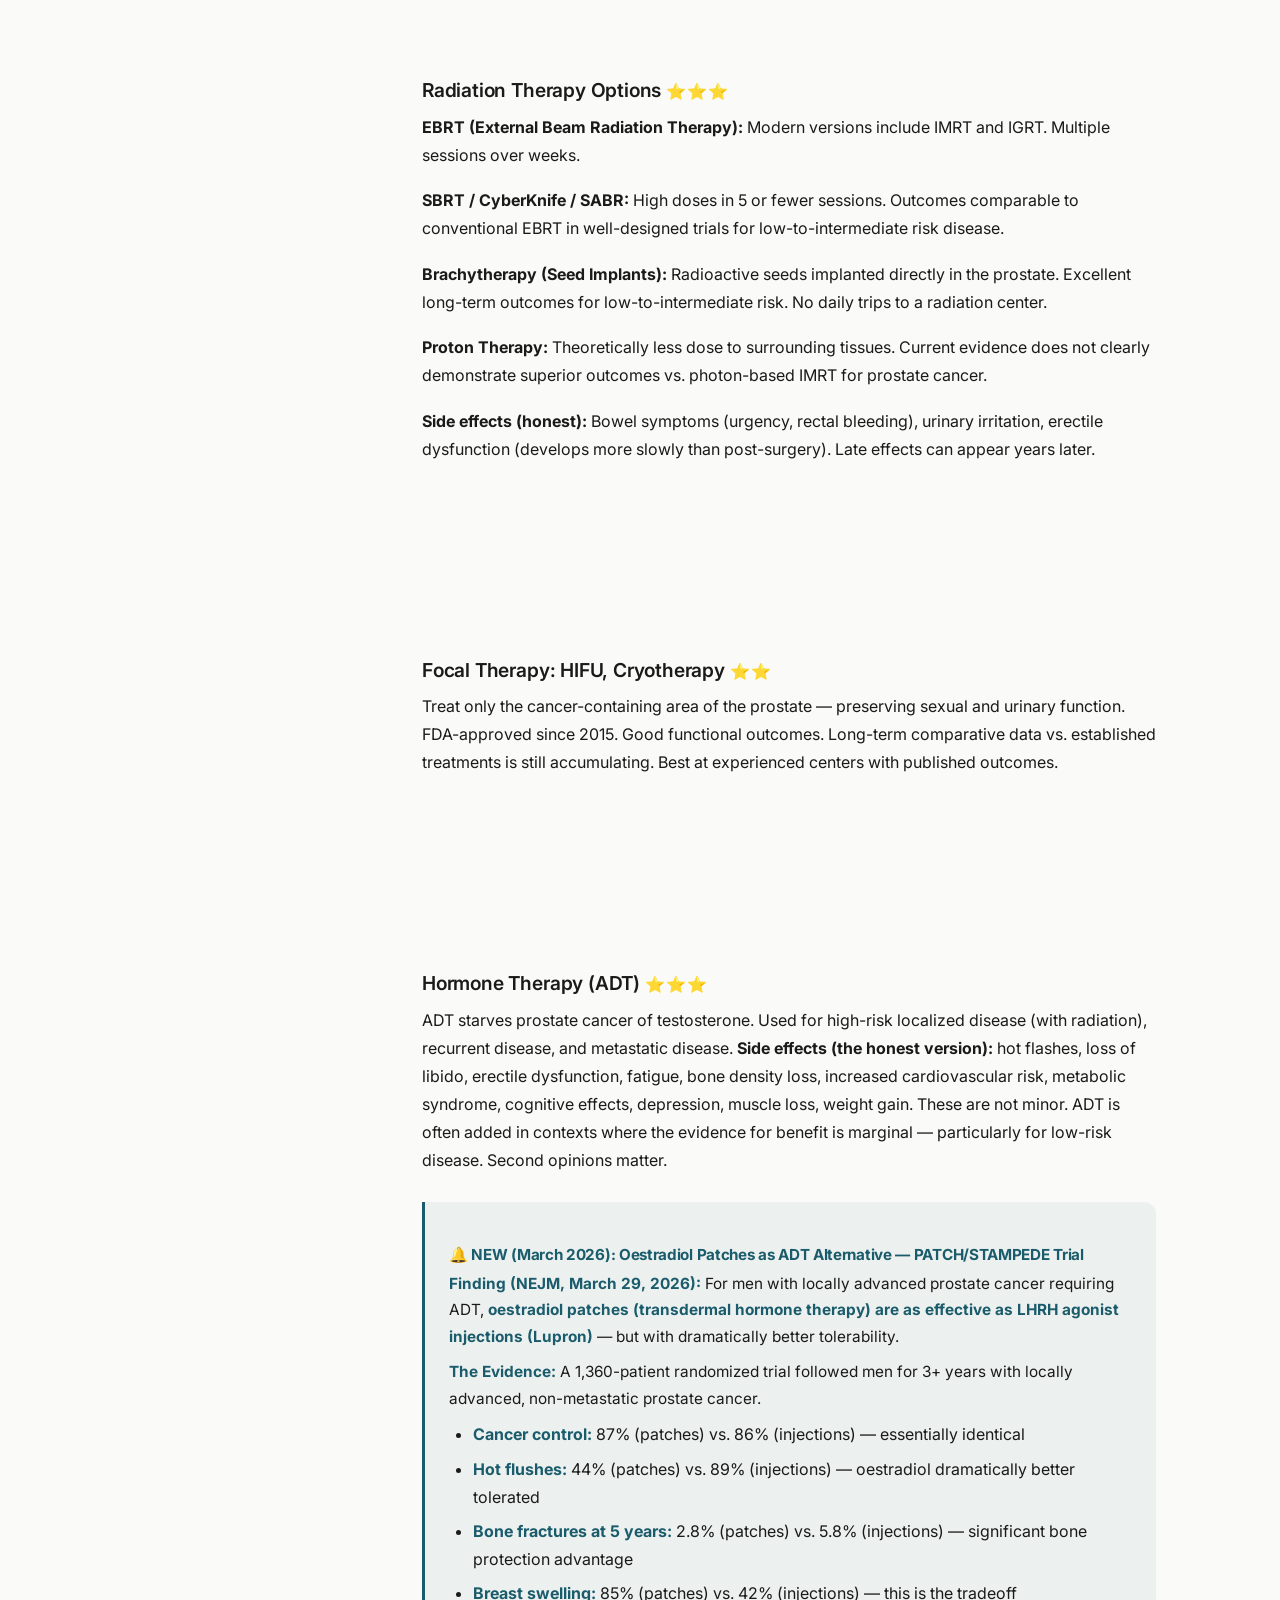
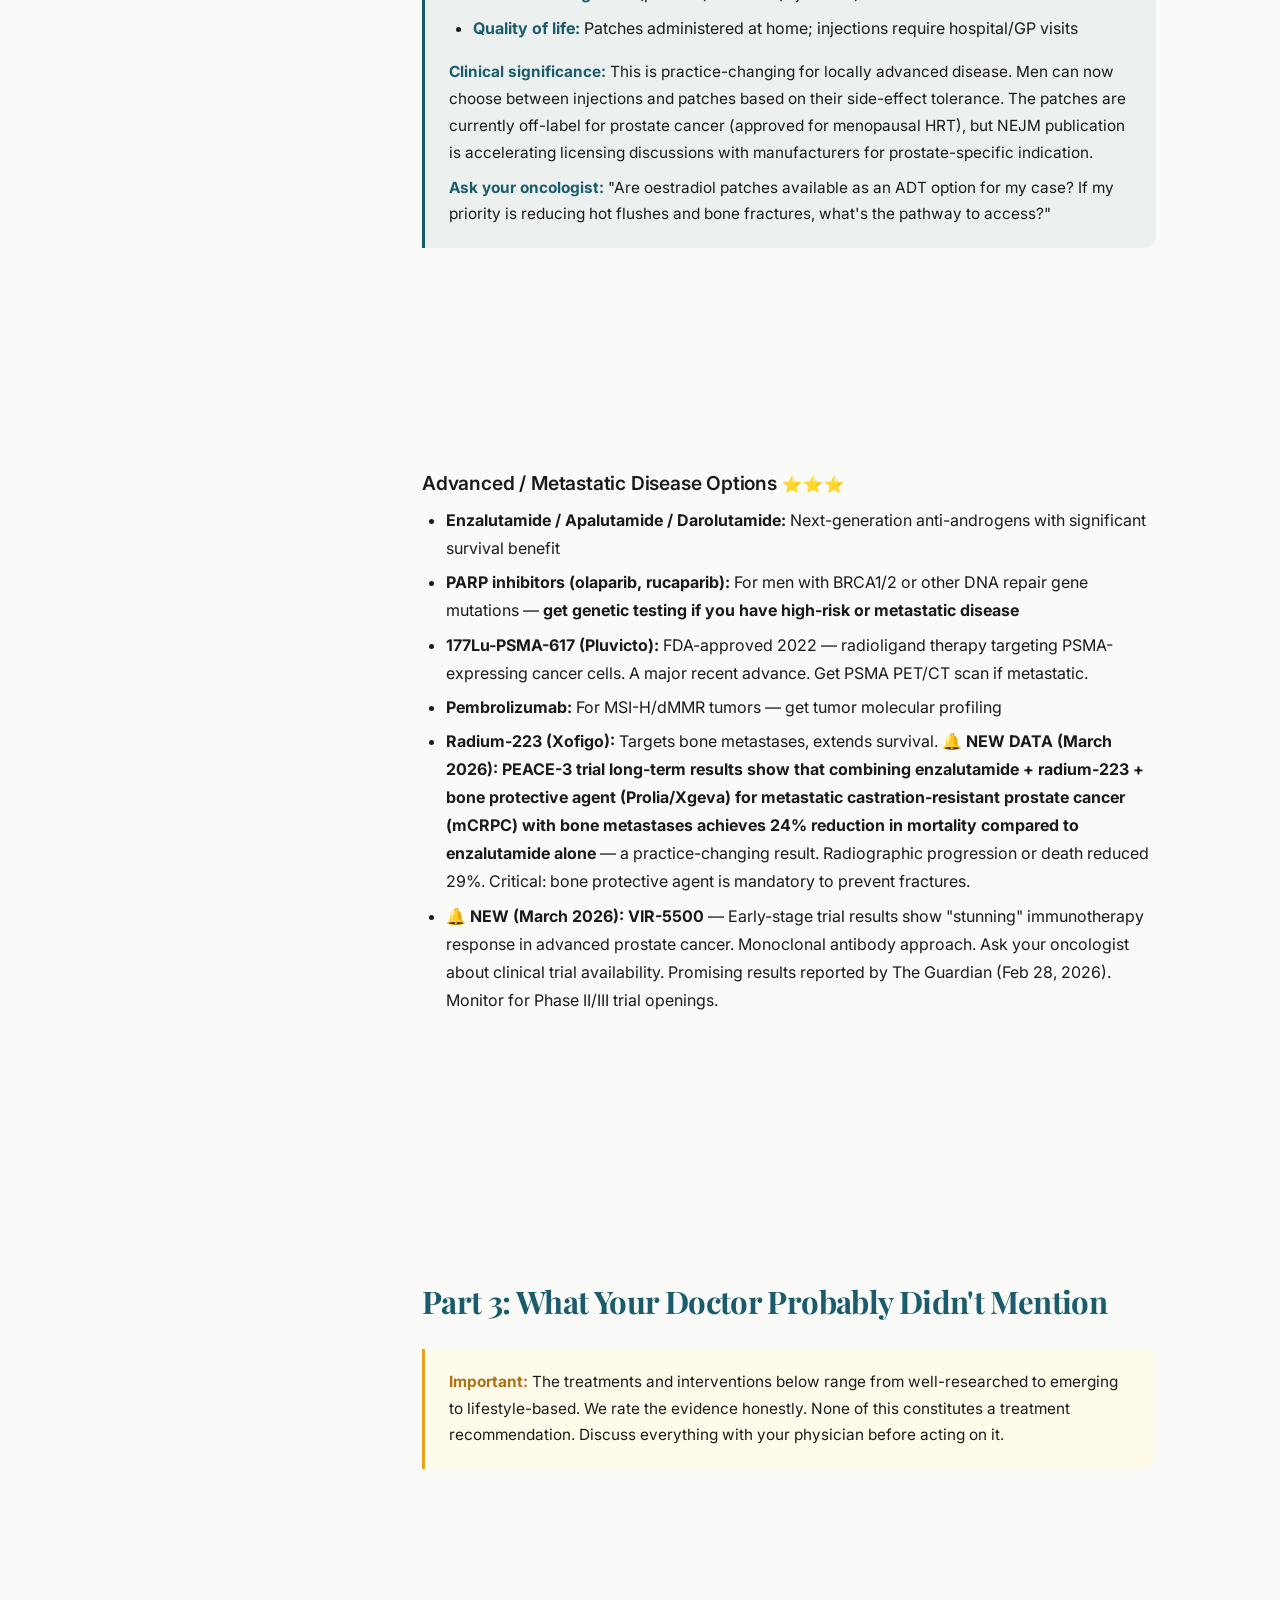
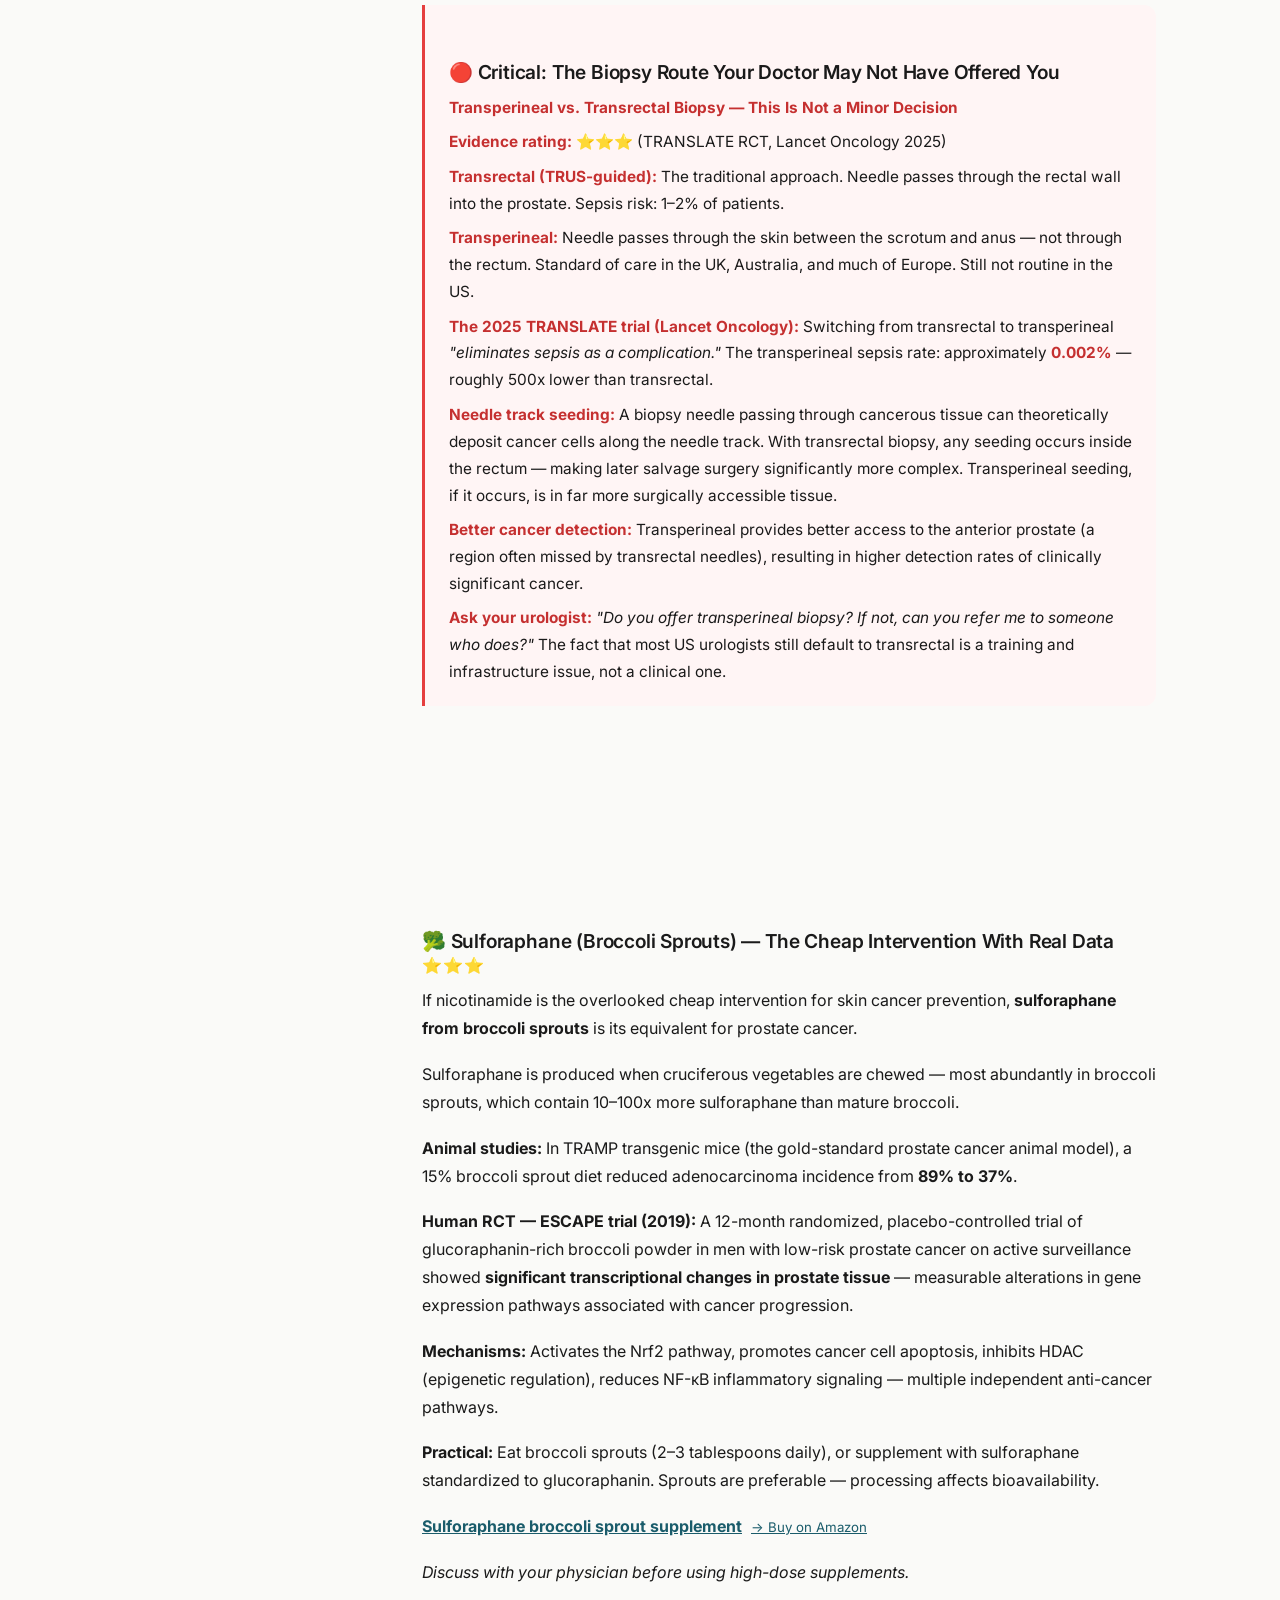
<file: prostate.html>
<!DOCTYPE html>
<html lang="en">
<head>
  <meta charset="UTF-8">
  <meta name="viewport" content="width=device-width, initial-scale=1.0">
  <title>Prostate Cancer &amp; BPH: The Complete Patient Guide — PlanetCure</title>
  <meta name="description" content="Evidence-based guide to BPH and prostate cancer. Covers HoLEP surgery, active surveillance, the biopsy route that eliminates sepsis, the dairy-prostate link, sulforaphane RCT data, and the 5-ARI black box warning most patients never hear about.">
  <meta property="og:title" content="Prostate Cancer &amp; BPH: What Your Urologist May Not Tell You">
  <meta property="og:description" content="The most complete prostate health resource for patients. HoLEP, active surveillance, the 5-ARI black box warning, the dairy connection, and more.">
  <meta property="og:type" content="article">
  <meta name="twitter:card" content="summary_large_image">
  <link rel="preconnect" href="https://fonts.googleapis.com">
  <link rel="preconnect" href="https://fonts.gstatic.com" crossorigin>
  <link href="https://fonts.googleapis.com/css2?family=Inter:wght@400;500;600;700&family=Playfair+Display:wght@700;800&display=swap" rel="stylesheet">
  <link rel="stylesheet" href="css/styles.css">
</head>
<body>

<!-- ======== Navigation ======== -->
<nav class="site-nav" role="navigation" aria-label="Main navigation">
  <div class="nav-inner">
    <a href="index.html" class="nav-logo">Planet<span>Cure</span></a>
    <ul class="nav-links">
      <li><a href="skin-cancer.html">Skin Cancer</a></li>
      <li><a href="prostate.html" style="color:#1a5c6b;font-weight:600;">Prostate</a></li>
      <li><a href="index.html#conditions">All Conditions</a></li>
      <li><a href="#email-mid" class="nav-cta">Get Updates</a></li>
    </ul>
    <button class="nav-toggle" aria-label="Toggle navigation" aria-expanded="false">
      <span></span><span></span><span></span>
    </button>
  </div>
</nav>

<!-- ======== Page Hero ======== -->
<div class="page-hero">
  <div class="page-hero-inner">
    <div class="hero-badge">Prostate Health Guide</div>
    <h1>You Just Got a Prostate Diagnosis.<br>Now What?</h1>
    <p class="page-hero-sub">BPH or prostate cancer — this is the guide your urologist doesn't have time to give you. We cover the options most doctors don't mention, the treatments that are dramatically better but rarely offered, and the cheap, non-patentable interventions that have real clinical data behind them.</p>
    <div class="page-hero-meta">
      <span>Last updated: March 2026</span>
      <span>•</span>
      <span>~5,800 words</span>
      <span>•</span>
      <span>Evidence-rated throughout</span>
    </div>
  </div>
</div>

<!-- ======== Main Layout: TOC + Content ======== -->
<div class="page-layout">

  <!-- ---- Sidebar TOC ---- -->
  <aside class="toc-sidebar" aria-label="Table of contents">
    <button class="toc-mobile-toggle" aria-expanded="false">Contents ▼</button>
    <nav class="toc-box" aria-label="Page sections">
      <h4>On This Page</h4>
      <ul class="toc-list">
        <li><a href="#how-to-use">How to Use This Guide</a></li>
        <li><a href="#first-steps">First Steps Checklist</a></li>
        <li><a href="#part1">Part 1: Understanding Your Diagnosis</a></li>
        <li class="toc-sub"><a href="#bph-vs-cancer">BPH vs. Prostate Cancer</a></li>
        <li class="toc-sub"><a href="#psa">Understanding PSA</a></li>
        <li class="toc-sub"><a href="#gleason">Gleason Score</a></li>
        <li class="toc-sub"><a href="#staging">Staging</a></li>
        <li><a href="#part2">Part 2: Conventional Treatments</a></li>
        <li class="toc-sub"><a href="#bph-meds">BPH Medications</a></li>
        <li class="toc-sub"><a href="#holep">HoLEP Surgery ⭐</a></li>
        <li class="toc-sub"><a href="#turp">TURP</a></li>
        <li class="toc-sub"><a href="#urolift">UroLift</a></li>
        <li class="toc-sub"><a href="#rezum">Rezum</a></li>
        <li class="toc-sub"><a href="#aquablation">Aquablation</a></li>
        <li class="toc-sub"><a href="#active-surveillance">Active Surveillance</a></li>
        <li class="toc-sub"><a href="#surgery">Radical Prostatectomy</a></li>
        <li class="toc-sub"><a href="#radiation">Radiation Options</a></li>
        <li class="toc-sub"><a href="#focal">Focal Therapy</a></li>
        <li class="toc-sub"><a href="#hormones">Hormone Therapy</a></li>
        <li class="toc-sub"><a href="#advanced">Advanced Disease</a></li>
        <li><a href="#part3">Part 3: What Your Doctor May Not Mention</a></li>
        <li class="toc-sub"><a href="#biopsy">Biopsy Route Choice ⚠️</a></li>
        <li class="toc-sub"><a href="#sulforaphane">Sulforaphane / Broccoli Sprouts</a></li>
        <li class="toc-sub"><a href="#dairy">The Dairy Connection</a></li>
        <li class="toc-sub"><a href="#ben-ong">Ben Ong's Protocol</a></li>
        <li class="toc-sub"><a href="#lycopene">Lycopene</a></li>
        <li class="toc-sub"><a href="#green-tea">Green Tea EGCG</a></li>
        <li class="toc-sub"><a href="#pomegranate">Pomegranate</a></li>
        <li class="toc-sub"><a href="#vitamin-d">Vitamin D</a></li>
        <li class="toc-sub"><a href="#beta-sitosterol">Beta-Sitosterol</a></li>
        <li class="toc-sub"><a href="#pumpkin-seed">Pumpkin Seed</a></li>
        <li class="toc-sub"><a href="#saw-palmetto">Saw Palmetto (Honest)</a></li>
        <li><a href="#clinical-trials">Part 4: Clinical Trials</a></li>
        <li><a href="#second-opinion">Part 5: Second Opinions</a></li>
        <li><a href="#questions">Part 6: Questions for Your Doctor</a></li>
        <li><a href="#prevention">Part 7: Prevention & Monitoring</a></li>
        <li><a href="#support">Part 8: Patient Communities</a></li>
        <li><a href="#why">Why This Page Exists</a></li>
      </ul>
    </nav>
  </aside>

  <!-- ---- Main Content ---- -->
  <main class="page-content" id="main-content">

    <!-- How to Use Disclaimer -->
    <section id="how-to-use" class="callout-box">
      <h3>⚠️ How to Use This Guide</h3>
      <p><strong>This guide is for education only.</strong> It is not medical advice and does not replace your physician. Prostate cancer is serious. Before making any treatment decisions, work with a qualified urologist or oncologist. Everything in this guide — including alternative approaches — should be discussed with your doctor before you act on it.</p>
      <p>That said: the more you know walking into that appointment, the better the conversation you'll have. That's why this page exists.</p>
    </section>

    <!-- First Steps -->
    <section id="first-steps" class="callout-box callout-start">
      <h3>✅ First Steps Checklist</h3>
      <p>If you've just received a diagnosis or concerning lab result, do these in order:</p>
      <ul class="checklist">
        <li><span class="checklist-box"></span><span>Get your <strong>PSA history in writing</strong> — a single PSA means little; the <em>trend</em> over time is what matters</span></li>
        <li><span class="checklist-box"></span><span>Obtain a copy of your <strong>biopsy pathology report</strong> — you have a legal right to it</span></li>
        <li><span class="checklist-box"></span><span>Ask specifically about <strong>transperineal biopsy</strong> before any procedure — see the critical callout below</span></li>
        <li><span class="checklist-box"></span><span>Understand your <strong>Gleason score / Grade Group</strong> before agreeing to any treatment</span></li>
        <li><span class="checklist-box"></span><span>Request an <strong>MRI (mpMRI)</strong> before biopsy if possible — MRI-guided fusion biopsy is more accurate</span></li>
        <li><span class="checklist-box"></span><span>Get a <strong>second opinion at an NCI-designated cancer center</strong> before any surgery or radiation</span></li>
        <li><span class="checklist-box"></span><span>Ask about <strong>active surveillance</strong> — for low-risk (Gleason 6/Grade Group 1) disease, this is the guideline-recommended option</span></li>
        <li><span class="checklist-box"></span><span>Ask specifically: <em>"Is HoLEP available here?"</em> — for BPH surgical candidates</span></li>
        <li><span class="checklist-box"></span><span><strong>Review your medications</strong> — if on finasteride or dutasteride, read Part 3 before your next appointment</span></li>
      </ul>
    </section>

    <!-- PART 1 -->
    <section id="part1">
      <h2>Part 1: Understanding Your Diagnosis</h2>

      <section id="bph-vs-cancer">
        <h3>Is It BPH or Prostate Cancer? Or Both?</h3>
        <p>The prostate is a walnut-sized gland sitting directly below the bladder. It wraps around the urethra — which is why when it grows, it squeezes your urine stream like a thumb on a garden hose.</p>
        <figure class="clinical-image">
          <img src="images/prostate-anatomy.jpg" alt="Medical illustration showing prostate cancer anatomy and location" loading="lazy">
          <figcaption>Prostate anatomy: the prostate sits directly below the bladder, surrounding the urethra — explaining why both BPH and cancer affect urination. Illustration: BruceBlaus / Blausen Medical (CC BY 3.0)</figcaption>
        </figure>
        <p>Two completely different problems can affect it:</p>
        <p><strong>BPH (Benign Prostatic Hyperplasia)</strong> — the prostate simply gets bigger with age. Not cancer. Not dangerous in itself, but it can make your life miserable: weak stream, getting up three times a night, feeling like you never fully empty. By age 60, roughly half of men have significant BPH. By age 85, about 90% do.</p>
        <p><strong>Prostate Cancer</strong> — abnormal cell growth within the prostate. The most commonly diagnosed cancer in American men (~288,000 new cases per year). Here's the critical nuance most patients aren't told: <em>most prostate cancers are slow-growing and will never threaten your life</em>. The challenge is distinguishing the slow ones from the fast ones — and the medical system often gets this wrong in the direction of overtreatment.</p>
        <p>You can have both BPH and prostate cancer simultaneously — they're separate processes.</p>
      </section>

      <section id="psa">
        <h3>Understanding PSA: The Test That's Both Essential and Imperfect</h3>
        <p>PSA (Prostate-Specific Antigen) is a protein made by prostate cells. Here's what most patients don't know:</p>
        <ul>
          <li>PSA rises from <strong>many causes</strong> — BPH, prostatitis, recent ejaculation, vigorous cycling, even a DRE done just before the test</li>
          <li><strong>"Normal" PSA is not a fixed number</strong> — 4.0 ng/mL is the old threshold; many experts now use age-adjusted ranges</li>
          <li><strong>PSA velocity matters more than a single number</strong> — a rapid rise over months is more concerning than a stable elevated level</li>
          <li>A high PSA does <em>not</em> mean cancer. A "normal" PSA does <em>not</em> rule it out</li>
        </ul>
        <p><strong>The PSA Screening Controversy:</strong> The USPSTF long recommended against routine PSA screening because of overdiagnosis rates. When PSA screening dropped after 2012 guidance, late-stage prostate cancer diagnoses increased. Many experts believe the pendulum swung too far against screening. Our honest take: PSA screening makes sense for most men over 50, but <em>what you do with the result</em> requires careful, unhurried conversation.</p>
      </section>

      <section id="gleason">
        <h3>Understanding Gleason Score and Grade Groups</h3>
        <figure class="clinical-image">
          <img src="images/gleason-grades.jpg" alt="Gleason grading system diagram showing grades 1-5 of prostate cancer tissue" loading="lazy">
          <figcaption>The Gleason grading system: based on Donald Gleason's original 1966 diagram, this shows how prostate cancer cells look under a microscope from least aggressive (Grade 1) to most aggressive (Grade 5). Diagram: Ajpolino / Wikimedia Commons (CC BY) — based on Gleason original</figcaption>
        </figure>
        <table class="evidence-table">
          <thead><tr><th>Gleason Score</th><th>Grade Group</th><th>What It Means</th></tr></thead>
          <tbody>
            <tr><td>3+3 = 6</td><td>Grade Group 1</td><td>Low risk. Slow-growing. Strong evidence for active surveillance.</td></tr>
            <tr><td>3+4 = 7</td><td>Grade Group 2</td><td>Intermediate risk. Surveillance still possible for some.</td></tr>
            <tr><td>4+3 = 7</td><td>Grade Group 3</td><td>Intermediate-high risk. Treatment usually recommended.</td></tr>
            <tr><td>8</td><td>Grade Group 4</td><td>High risk. Treatment strongly recommended.</td></tr>
            <tr><td>9–10</td><td>Grade Group 5</td><td>Very high risk. Aggressive treatment recommended.</td></tr>
          </tbody>
        </table>
        <div class="callout-box">
          <p><strong>The most important thing to know:</strong> A Gleason 6 (Grade Group 1) cancer has never been shown to metastasize in any clinical study when properly characterized. Yet historically, the majority of these men received immediate surgery or radiation. This is a major patient harm. Active surveillance is the guideline-recommended option for low-risk disease — but many patients are never offered it.</p>
        </div>
      </section>

      <section id="staging">
        <h3>Clinical Staging (Plain English)</h3>
        <ul>
          <li><strong>Stage I–II:</strong> Cancer confined to the prostate. Highly treatable. 5-year survival near 100%.</li>
          <li><strong>Stage III:</strong> Cancer has spread to nearby tissue but not distant organs.</li>
          <li><strong>Stage IV:</strong> Cancer has spread to lymph nodes or distant organs (bones most commonly). Requires systemic treatment.</li>
        </ul>
      </section>
    </section>

    <!-- PART 2 -->
    <section id="part2">
      <h2>Part 2: Conventional Treatments</h2>

      <h3>Section A: BPH Treatments</h3>

      <p>For mild-to-moderate symptoms, lifestyle changes first: reduce evening fluids, limit caffeine and alcohol, double-void technique, timed voiding, Kegel exercises. For many men, this is sufficient.</p>

      <section id="bph-meds">
        <h3>BPH Medications</h3>
        <p><strong>Alpha Blockers (tamsulosin/Flomax, alfuzosin, doxazosin)</strong><br>
        Relax smooth muscle in the prostate and bladder neck. Symptoms improve within days to weeks. They do <em>not</em> shrink the prostate — the underlying problem continues to grow. Side effects include dizziness, retrograde ejaculation, and rarely abnormal iris syndrome during cataract surgery. <em>Tell your ophthalmologist before eye surgery if you've ever taken these.</em></p>

        <div class="callout-box callout-warning" id="five-ari">
          <h4>⚠️ 5-Alpha Reductase Inhibitors (finasteride/Proscar, dutasteride/Avodart) — What Your Doctor May Not Tell You</h4>
          <p><strong>Evidence rating: ⭐⭐⭐</strong></p>
          <p>These drugs block conversion of testosterone to DHT, shrinking the prostate 20–30% over 6–12 months. Side effects include erectile dysfunction, decreased libido, ejaculation disorders, gynecomastia, and in some men persistent sexual side effects even after stopping (Post-Finasteride Syndrome).</p>
          <p>The FDA issued a Black Box Warning in 2011. Here's why: The landmark <strong>Prostate Cancer Prevention Trial (PCPT)</strong> found finasteride reduced prostate cancer incidence by 25% — but <em>men who developed prostate cancer on finasteride were more likely to have high-grade (Gleason 7+) disease</em> compared to placebo. The mechanism may be partly detection artifact, but the FDA warning stands.</p>
          <p><strong>If you're on finasteride or dutasteride, ask your doctor:</strong> <em>"Is my Gleason score or biopsy interpretation being adjusted for the fact that I'm on a 5-ARI?"</em></p>
        </div>
      </section>

      <section id="holep">
        <div class="callout-box callout-highlight">
          <h3>🏆 HoLEP — The Mohs Surgery Moment for Your Prostate</h3>
          <p><strong>Evidence rating: ⭐⭐⭐</strong> (Multiple RCTs, AUA guideline recommendation)</p>
          <p>If you know your skin cancer, you know that <strong>Mohs surgery</strong> is dramatically superior to standard excision for many skin cancers — but most dermatologists don't perform it because of the steep learning curve. Patients who don't know to ask never get it.</p>
          <p><strong>HoLEP (Holmium Laser Enucleation of the Prostate) is the same story for BPH surgery.</strong></p>
          <p>What the evidence actually shows:</p>
          <ul>
            <li><strong>Complete tissue removal:</strong> HoLEP enucleates whole lobes of the prostate rather than chipping at it — removes <em>more</em> obstructing tissue than TURP, more completely, with less bleeding</li>
            <li><strong>Works on any prostate size:</strong> TURP is limited to smaller prostates. HoLEP handles giant prostates (200g+) with no size limit</li>
            <li><strong>Lower re-treatment rate:</strong> TURP re-treatment at 8 years: ~15%. HoLEP: significantly lower with 10+ year durable results</li>
            <li><strong>Less bleeding:</strong> Preferred for men on blood thinners</li>
            <li><strong>AUA recognition:</strong> The only BPH surgical option recommended for <em>all</em> prostate sizes</li>
          </ul>
          <p>A published paper in PMC states: <em>"HoLEP is bound to be the new gold standard for endoscopic treatment of BPH, the only remaining obstacle being the lack of mentorship and training."</em></p>
          <p><strong>Why doesn't every urologist offer it?</strong> Direct quote from Cleveland Clinic: <em>"If a urologist doesn't learn HoLEP during residency or fellowship, the barriers to mastering the procedure are high."</em> Estimated 30–50 cases needed for full competency. Most urologists trained on TURP aren't going back to learn.</p>
          <p><strong>What to do:</strong> Ask your urologist specifically: <em>"Do you perform HoLEP? If not, can you refer me to someone who does?"</em> Driving an extra hour to a major academic medical center is worth it.</p>
          <p>Find HoLEP providers: Cleveland Clinic, Johns Hopkins, UCSF, Mayo Clinic, and most large university hospital urology departments.</p>
        </div>
      </section>

      <section id="turp">
        <h3>TURP — Transurethral Resection of the Prostate <span class="evidence-stars">⭐⭐⭐</span></h3>
        <figure class="clinical-image">
          <img src="images/bph-comparison.jpg" alt="NCI illustration comparing normal prostate to enlarged prostate (BPH) blocking urine flow" loading="lazy">
          <figcaption>Normal prostate (left) vs. BPH (right): the enlarged prostate compresses the urethra, blocking urine flow. This is what TURP, HoLEP, UroLift, and Rezum all aim to correct. Illustration: National Cancer Institute / NIH (Public Domain)</figcaption>
        </figure>
        <p>The "gold standard" that most urologists were trained on. A wire loop is inserted through the urethra and prostate tissue is shaved away. Significant symptom improvement in 85–90% of men. Side effects: retrograde ejaculation (75–90%), bleeding, re-treatment rate ~15% at 8 years. Still widely used largely because of training, not clinical superiority.</p>
      </section>

      <section id="urolift">
        <h3>UroLift <span class="evidence-stars">⭐⭐⭐</span></h3>
        <p>Small implants hold prostate lobes apart. Best for moderate BPH (&lt;80g, no large middle lobe) in men who want to preserve ejaculatory function. Does not cause retrograde ejaculation in most patients. Less durable than HoLEP — some patients need retreatment within 3–5 years.</p>
      </section>

      <section id="rezum">
        <h3>Rezum — Water Vapor Therapy <span class="evidence-stars">⭐⭐⭐</span></h3>
        <p>Steam injected into prostate tissue causes cell death. Office procedure, local anesthesia. Retrograde ejaculation rate: approximately 5.3% — dramatically lower than TURP or HoLEP. Good for men prioritizing ejaculatory function preservation. Some temporary urinary retention expected in first 1–2 weeks. Good 4-year durability data.</p>
      </section>

      <section id="aquablation">
        <h3>Aquablation — Robotic Water Jet Therapy <span class="evidence-stars">⭐⭐⭐</span></h3>
        <p>Computer-guided high-velocity water jet ablates prostate tissue under real-time ultrasound guidance. Good for larger prostates (30–150g). WATER trial showed retrograde ejaculation rate of 10% vs. 36% for TURP. Erectile function largely preserved. Available at major academic centers.</p>
      </section>

      <h3>Section B: Prostate Cancer Treatments</h3>

      <section id="active-surveillance">
        <div class="callout-box callout-highlight">
          <h3>Active Surveillance — The Underutilized Right Answer</h3>
          <p><strong>Evidence rating: ⭐⭐⭐</strong> (Multiple large prospective cohort studies, guideline-supported)</p>
          <p><strong>50% of men diagnosed with prostate cancer have low-risk (Gleason 6 / Grade Group 1) disease.</strong> Multiple studies confirm Gleason 6 cancers virtually never metastasize when properly characterized. Yet for decades, the majority received surgery or radiation for a cancer that was never going to kill them.</p>
          <p>Active surveillance is now the <em>guideline-recommended</em> approach for low-risk disease from ASCO, AUA, and NCCN.</p>
          <p><strong>Why is it still underutilized?</strong> A January 2025 study published in <em>JAMA Network Open</em> found a direct, statistically significant association between physician payment incentives and whether patients received active surveillance vs. immediate treatment. Urology practices that own radiation vaults have higher immediate treatment rates. When those practices divest from radiation equipment, treatment rates fall.</p>
          <p>This is not a conspiracy theory. It's published data in <em>JAMA</em>.</p>
          <p><strong>What active surveillance involves:</strong> PSA every 3–6 months; MRI every 1–2 years; repeat biopsy at 6–12 months then every 1–3 years. 10–15 year cancer-specific survival on active surveillance for low-risk disease exceeds 99%.</p>
          <p><em>If you have low-risk prostate cancer and your urologist schedules surgery or radiation without discussing active surveillance — get a second opinion.</em></p>
        </div>
      </section>

      <section id="surgery">
        <h3>Radical Prostatectomy (Surgery) <span class="evidence-stars">⭐⭐⭐</span></h3>
        <p>Surgical removal of the entire prostate. Robotic (da Vinci) is now the dominant approach. 5-year biochemical recurrence-free survival for localized disease: approximately 85–95%.</p>
        <p><strong>The side effects they may not fully prepare you for:</strong></p>
        <ul>
          <li><strong>Incontinence:</strong> In population-based studies, approximately 20% of men report some degree of urinary leakage at 12 months. Improves with pelvic floor exercises over 6–18 months for most.</li>
          <li><strong>Erectile dysfunction:</strong> Published literature ranges 11–87% — almost entirely surgeon-dependent. In population-based cohorts, clinically significant ED at 18 months affects roughly 50–80% of men. May improve over 2–3 years with penile rehabilitation.</li>
        </ul>
        <p><strong>The honest conversation you deserve:</strong> Ask your surgeon: <em>"What are YOUR personal 12-month continence and potency rates?"</em> If they can't or won't answer, that's information.</p>
      </section>

      <section id="radiation">
        <h3>Radiation Therapy Options <span class="evidence-stars">⭐⭐⭐</span></h3>
        <p><strong>EBRT (External Beam Radiation Therapy):</strong> Modern versions include IMRT and IGRT. Multiple sessions over weeks.</p>
        <p><strong>SBRT / CyberKnife / SABR:</strong> High doses in 5 or fewer sessions. Outcomes comparable to conventional EBRT in well-designed trials for low-to-intermediate risk disease.</p>
        <p><strong>Brachytherapy (Seed Implants):</strong> Radioactive seeds implanted directly in the prostate. Excellent long-term outcomes for low-to-intermediate risk. No daily trips to a radiation center.</p>
        <p><strong>Proton Therapy:</strong> Theoretically less dose to surrounding tissues. Current evidence does not clearly demonstrate superior outcomes vs. photon-based IMRT for prostate cancer.</p>
        <p><strong>Side effects (honest):</strong> Bowel symptoms (urgency, rectal bleeding), urinary irritation, erectile dysfunction (develops more slowly than post-surgery). Late effects can appear years later.</p>
      </section>

      <section id="focal">
        <h3>Focal Therapy: HIFU, Cryotherapy <span class="evidence-stars">⭐⭐</span></h3>
        <p>Treat only the cancer-containing area of the prostate — preserving sexual and urinary function. FDA-approved since 2015. Good functional outcomes. Long-term comparative data vs. established treatments is still accumulating. Best at experienced centers with published outcomes.</p>
      </section>

      <section id="hormones">
        <h3>Hormone Therapy (ADT) <span class="evidence-stars">⭐⭐⭐</span></h3>
        <p>ADT starves prostate cancer of testosterone. Used for high-risk localized disease (with radiation), recurrent disease, and metastatic disease. <strong>Side effects (the honest version):</strong> hot flashes, loss of libido, erectile dysfunction, fatigue, bone density loss, increased cardiovascular risk, metabolic syndrome, cognitive effects, depression, muscle loss, weight gain. These are not minor. ADT is often added in contexts where the evidence for benefit is marginal — particularly for low-risk disease. Second opinions matter.</p>
        
        <div class="callout-box">
          <h4>🔔 NEW (March 2026): Oestradiol Patches as ADT Alternative — PATCH/STAMPEDE Trial</h4>
          <p><strong>Finding (NEJM, March 29, 2026):</strong> For men with locally advanced prostate cancer requiring ADT, <strong>oestradiol patches (transdermal hormone therapy) are as effective as LHRH agonist injections (Lupron)</strong> — but with dramatically better tolerability.</p>
          <p><strong>The Evidence:</strong> A 1,360-patient randomized trial followed men for 3+ years with locally advanced, non-metastatic prostate cancer.</p>
          <ul>
            <li><strong>Cancer control:</strong> 87% (patches) vs. 86% (injections) — essentially identical</li>
            <li><strong>Hot flushes:</strong> 44% (patches) vs. 89% (injections) — oestradiol dramatically better tolerated</li>
            <li><strong>Bone fractures at 5 years:</strong> 2.8% (patches) vs. 5.8% (injections) — significant bone protection advantage</li>
            <li><strong>Breast swelling:</strong> 85% (patches) vs. 42% (injections) — this is the tradeoff</li>
            <li><strong>Quality of life:</strong> Patches administered at home; injections require hospital/GP visits</li>
          </ul>
          <p><strong>Clinical significance:</strong> This is practice-changing for locally advanced disease. Men can now choose between injections and patches based on their side-effect tolerance. The patches are currently off-label for prostate cancer (approved for menopausal HRT), but NEJM publication is accelerating licensing discussions with manufacturers for prostate-specific indication.</p>
          <p><strong>Ask your oncologist:</strong> "Are oestradiol patches available as an ADT option for my case? If my priority is reducing hot flushes and bone fractures, what's the pathway to access?"</p>
        </div>
      </section>

      <section id="advanced">
        <h3>Advanced / Metastatic Disease Options <span class="evidence-stars">⭐⭐⭐</span></h3>
        <ul>
          <li><strong>Enzalutamide / Apalutamide / Darolutamide:</strong> Next-generation anti-androgens with significant survival benefit</li>
          <li><strong>PARP inhibitors (olaparib, rucaparib):</strong> For men with BRCA1/2 or other DNA repair gene mutations — <strong>get genetic testing if you have high-risk or metastatic disease</strong></li>
          <li><strong>177Lu-PSMA-617 (Pluvicto):</strong> FDA-approved 2022 — radioligand therapy targeting PSMA-expressing cancer cells. A major recent advance. Get PSMA PET/CT scan if metastatic.</li>
          <li><strong>Pembrolizumab:</strong> For MSI-H/dMMR tumors — get tumor molecular profiling</li>
          <li><strong>Radium-223 (Xofigo):</strong> Targets bone metastases, extends survival. <strong>🔔 NEW DATA (March 2026): PEACE-3 trial long-term results show that combining enzalutamide + radium-223 + bone protective agent (Prolia/Xgeva) for metastatic castration-resistant prostate cancer (mCRPC) with bone metastases achieves 24% reduction in mortality compared to enzalutamide alone</strong> — a practice-changing result. Radiographic progression or death reduced 29%. Critical: bone protective agent is mandatory to prevent fractures.</li>
          <li><strong>🔔 NEW (March 2026): VIR-5500</strong> — Early-stage trial results show "stunning" immunotherapy response in advanced prostate cancer. Monoclonal antibody approach. Ask your oncologist about clinical trial availability. Promising results reported by The Guardian (Feb 28, 2026). Monitor for Phase II/III trial openings.</li>
        </ul>
      </section>
    </section>

    <!-- PART 3 -->
    <section id="part3">
      <h2>Part 3: What Your Doctor Probably Didn't Mention</h2>

      <div class="callout-box callout-warning">
        <p><strong>Important:</strong> The treatments and interventions below range from well-researched to emerging to lifestyle-based. We rate the evidence honestly. None of this constitutes a treatment recommendation. Discuss everything with your physician before acting on it.</p>
      </div>

      <section id="biopsy">
        <div class="callout-box callout-danger">
          <h3>🔴 Critical: The Biopsy Route Your Doctor May Not Have Offered You</h3>
          <p><strong>Transperineal vs. Transrectal Biopsy — This Is Not a Minor Decision</strong></p>
          <p><strong>Evidence rating: ⭐⭐⭐</strong> (TRANSLATE RCT, Lancet Oncology 2025)</p>

          <p><strong>Transrectal (TRUS-guided):</strong> The traditional approach. Needle passes through the rectal wall into the prostate. Sepsis risk: 1–2% of patients.</p>
          <p><strong>Transperineal:</strong> Needle passes through the skin between the scrotum and anus — not through the rectum. Standard of care in the UK, Australia, and much of Europe. Still not routine in the US.</p>

          <p><strong>The 2025 TRANSLATE trial (Lancet Oncology):</strong> Switching from transrectal to transperineal <em>"eliminates sepsis as a complication."</em> The transperineal sepsis rate: approximately <strong>0.002%</strong> — roughly 500x lower than transrectal.</p>

          <p><strong>Needle track seeding:</strong> A biopsy needle passing through cancerous tissue can theoretically deposit cancer cells along the needle track. With transrectal biopsy, any seeding occurs inside the rectum — making later salvage surgery significantly more complex. Transperineal seeding, if it occurs, is in far more surgically accessible tissue.</p>

          <p><strong>Better cancer detection:</strong> Transperineal provides better access to the anterior prostate (a region often missed by transrectal needles), resulting in higher detection rates of clinically significant cancer.</p>

          <p><strong>Ask your urologist:</strong> <em>"Do you offer transperineal biopsy? If not, can you refer me to someone who does?"</em> The fact that most US urologists still default to transrectal is a training and infrastructure issue, not a clinical one.</p>
        </div>
      </section>

      <section id="sulforaphane">
        <h3>🥦 Sulforaphane (Broccoli Sprouts) — The Cheap Intervention With Real Data <span class="evidence-stars">⭐⭐⭐</span></h3>
        <p>If nicotinamide is the overlooked cheap intervention for skin cancer prevention, <strong>sulforaphane from broccoli sprouts</strong> is its equivalent for prostate cancer.</p>
        <p>Sulforaphane is produced when cruciferous vegetables are chewed — most abundantly in broccoli sprouts, which contain 10–100x more sulforaphane than mature broccoli.</p>
        <p><strong>Animal studies:</strong> In TRAMP transgenic mice (the gold-standard prostate cancer animal model), a 15% broccoli sprout diet reduced adenocarcinoma incidence from <strong>89% to 37%</strong>.</p>
        <p><strong>Human RCT — ESCAPE trial (2019):</strong> A 12-month randomized, placebo-controlled trial of glucoraphanin-rich broccoli powder in men with low-risk prostate cancer on active surveillance showed <strong>significant transcriptional changes in prostate tissue</strong> — measurable alterations in gene expression pathways associated with cancer progression.</p>
        <p><strong>Mechanisms:</strong> Activates the Nrf2 pathway, promotes cancer cell apoptosis, inhibits HDAC (epigenetic regulation), reduces NF-κB inflammatory signaling — multiple independent anti-cancer pathways.</p>
        <p><strong>Practical:</strong> Eat broccoli sprouts (2–3 tablespoons daily), or supplement with sulforaphane standardized to glucoraphanin. Sprouts are preferable — processing affects bioavailability.</p>
        <p><a href="https://www.amazon.com/s?k=sulforaphane+broccoli+sprout+supplement&tag=govexchange-20" target="_blank" rel="noopener noreferrer"><strong>Sulforaphane broccoli sprout supplement</strong></a> <a href="https://www.amazon.com/s?k=sulforaphane+broccoli+sprout+supplement&tag=govexchange-20" target="_blank" rel="noopener noreferrer" class="affiliate-link">→ Buy on Amazon</a></p>
        <p><em>Discuss with your physician before using high-dose supplements.</em></p>
      </section>

      <section id="dairy">
        <div class="callout-box">
          <h3>🥛 The Dairy-Prostate Connection: What Dietary Guidelines Aren't Telling Men <span class="evidence-stars">⭐⭐⭐</span></h3>
          <p>This is one of the most important, least-discussed findings in prostate cancer epidemiology — and a core insight in Ben Ong's <em>All About The Prostate</em>.</p>
          <p><strong>The Harvard Physicians' Health Study:</strong> Dairy products and calcium associated with greater risk of prostate cancer. Proposed mechanism: high calcium intake from dairy <strong>suppresses circulating levels of 1,25-dihydroxyvitamin D</strong> — the active form of Vitamin D that protects against prostate cancer.</p>
          <p><strong>The IGF-1 pathway:</strong> High dairy intake <strong>elevates circulating insulin-like growth factor 1 (IGF-1)</strong> — a potent growth factor directly implicated in prostate cancer progression.</p>
          <p><strong>The meta-analysis:</strong> A 2016 meta-analysis combining 11 studies found that men consuming the most dairy products had a <strong>43% higher risk of dying of prostate cancer</strong> compared to men who largely avoided dairy.</p>
          <p><strong>The three mechanisms:</strong></p>
          <ol>
            <li>High calcium from dairy suppresses protective 1,25-vitamin D₃</li>
            <li>Milk consumption raises IGF-1, promoting cancer cell proliferation</li>
            <li>Commercial dairy from pregnant cows contains significant estrogen — potential endocrine disruption</li>
          </ol>
          <p><strong>Why your doctor may not have mentioned this:</strong> Dairy industry influence on dietary guidelines is well-documented. There's no commercial sponsor funding physician education on this — no drug to sell.</p>
        </div>
      </section>

      <section id="ben-ong">
        <h3>📖 Ben Ong's Natural Prostate Protocol</h3>
        <p><strong>About Ben Ong:</strong> Author of <em>All About The Prostate: The Definitive Guide to Healing Your Prostate Naturally</em> (11th edition). Ben suffered from prostate disease himself in 2000 and spent two decades researching natural interventions.</p>

        <h4>Foods to Avoid (Evidence-Supported)</h4>
        <ul>
          <li><strong>Dairy</strong> — see section above ⭐⭐⭐</li>
          <li><strong>Refined sugars and processed carbohydrates</strong> — drive insulin/IGF-1 elevation; inflammatory</li>
          <li><strong>Alcohol</strong> — worsens BPH symptoms; associated with prostate irritation</li>
          <li><strong>Red and processed meat</strong> — epidemiological associations with prostate cancer risk</li>
        </ul>

        <h4>Foods to Prioritize</h4>
        <ul>
          <li><strong>Broccoli sprouts / cruciferous vegetables</strong> — sulforaphane ⭐⭐⭐</li>
          <li><strong>Cooked tomatoes/tomato products</strong> — lycopene ⭐⭐</li>
          <li><strong>Pumpkin seeds</strong> — zinc, phytosterols ⭐⭐</li>
          <li><strong>Fatty fish</strong> (salmon, sardines) — omega-3s, anti-inflammatory</li>
          <li><strong>Green tea</strong> — EGCG ⭐⭐</li>
          <li><strong>Extra virgin olive oil</strong> — anti-inflammatory polyphenols</li>
        </ul>

        <h4>Exercise Protocol <span class="evidence-stars">⭐⭐⭐</span></h4>
        <p>The Harvard Health Professionals Follow-Up Study found that men who were more physically active were significantly less likely to suffer from BPH. Walking an extra 3 hours per week was associated with a 10% reduction in BPH risk. Post-diagnosis physical activity also reduces prostate cancer progression risk. Brisk walking in particular showed anti-proliferative effects — serum from exercising men suppressed prostate cancer cell growth in vitro.</p>
        <ul>
          <li><strong>Brisk walking 30+ min/day</strong> ⭐⭐⭐</li>
          <li><strong>Resistance training 2–3x/week</strong> ⭐⭐ — maintains testosterone balance, preserves muscle during ADT</li>
          <li><strong>Pelvic floor exercises (Kegels)</strong> ⭐⭐⭐ — proven for continence after prostatectomy; also helps BPH</li>
        </ul>
        <p>Available at: <a href="https://www.amazon.com/s?k=all+about+the+prostate+ben+ong&tag=govexchange-20" target="_blank" rel="noopener noreferrer"><strong>Ben Ong's book on Amazon</strong></a> <a href="https://www.amazon.com/s?k=all+about+the+prostate+ben+ong&tag=govexchange-20" target="_blank" rel="noopener noreferrer" class="affiliate-link">→ Buy on Amazon</a> and bensnaturalhealth.com</p>
      </section>

      <section id="lycopene">
        <h3>Lycopene (Cooked Tomatoes) <span class="evidence-stars">⭐⭐</span></h3>
        <p>The Harvard Health Professionals Follow-Up Study (47,000+ men) found frequent tomato/tomato product intake was <strong>associated with reduced risk of prostate cancer</strong>. Bioavailability is actually <em>higher</em> in cooked/processed tomato products. Preclinical data shows lycopene inhibits prostate cancer cell growth. Daily serving of tomato-based food is a zero-downside recommendation. <em>Discuss with your physician before supplementing.</em></p>
        <p><a href="https://www.amazon.com/s?k=lycopene+supplement&tag=govexchange-20" target="_blank" rel="noopener noreferrer"><strong>Lycopene supplement</strong></a> <a href="https://www.amazon.com/s?k=lycopene+supplement&tag=govexchange-20" target="_blank" rel="noopener noreferrer" class="affiliate-link">→ Buy on Amazon</a></p>
      </section>

      <section id="green-tea">
        <h3>Green Tea / EGCG <span class="evidence-stars">⭐⭐</span></h3>
        <p>An NCI randomized trial of Polyphenon E (400mg EGCG) showed <strong>statistically significant reductions in serum PSA</strong> and other biomarkers in men with high-grade PIN. An Italian RCT showed green tea catechins (600mg/day) reduced prostate cancer incidence in men with HGPIN from 30% (placebo) to 3% over one year. A 2023 meta-analysis of 14 RCTs supports a protective effect. Practical: 3–4 cups daily or 400–600mg EGCG supplement. <em>Discuss with physician if on blood thinners.</em></p>
        <p><a href="https://www.amazon.com/s?k=egcg+green+tea+extract&tag=govexchange-20" target="_blank" rel="noopener noreferrer"><strong>Green tea EGCG supplement</strong></a> <a href="https://www.amazon.com/s?k=egcg+green+tea+extract&tag=govexchange-20" target="_blank" rel="noopener noreferrer" class="affiliate-link">→ Buy on Amazon</a></p>
      </section>

      <section id="pomegranate">
        <h3>Pomegranate Juice <span class="evidence-stars">⭐⭐ (Phase II) / ⭐ (Phase III)</span></h3>
        <p>The initial UCLA Phase II trial was eye-catching — PSA doubling time extended from 15 to 54 months. The Phase III randomized, placebo-controlled trial was a cold shower: <strong>pomegranate extract did not significantly prolong PSA doubling time vs. placebo</strong>. Both arms showed improvement — suggesting a strong placebo effect in the Phase II trial. Honest take: as a healthy food, reasonable inclusion in a prostate-health diet. Not a primary intervention.</p>
      </section>

      <section id="vitamin-d">
        <h3>Vitamin D <span class="evidence-stars">⭐⭐</span></h3>
        <p>Multiple observational studies link Vitamin D deficiency to increased prostate cancer aggressiveness and mortality. Cedars-Sinai research (2024) found Vitamin D deficiency may explain why African American men experience more aggressive prostate cancer at younger ages. Importantly: high dairy/calcium intake suppresses the active form of Vitamin D — connecting the dairy-prostate link to the Vitamin D mechanism. <strong>Get your 25-OH vitamin D tested.</strong> Correct deficiency. <em>Discuss supplementation with your physician — the relationship between high-normal levels and prostate cancer is complex.</em></p>
        <p><a href="https://www.amazon.com/s?k=vitamin+d3+k2+supplement&tag=govexchange-20" target="_blank" rel="noopener noreferrer"><strong>Vitamin D3 with K2</strong></a> <a href="https://www.amazon.com/s?k=vitamin+d3+k2+supplement&tag=govexchange-20" target="_blank" rel="noopener noreferrer" class="affiliate-link">→ Buy on Amazon</a></p>
      </section>

      <section id="beta-sitosterol">
        <h3>Beta-Sitosterol (For BPH) <span class="evidence-stars">⭐⭐⭐</span></h3>
        <p>A Cochrane Systematic Review found beta-sitosterol improved urinary symptom scores and flow measures in men with BPH vs. placebo. Found in saw palmetto, pumpkin seeds, and many plant foods. This may explain some of saw palmetto's observed benefit in earlier studies. <em>Discuss with your physician before supplementing.</em></p>
        <p><a href="https://www.amazon.com/s?k=beta+sitosterol+supplement&tag=govexchange-20" target="_blank" rel="noopener noreferrer"><strong>Beta-sitosterol supplement</strong></a> <a href="https://www.amazon.com/s?k=beta+sitosterol+supplement&tag=govexchange-20" target="_blank" rel="noopener noreferrer" class="affiliate-link">→ Buy on Amazon</a></p>
      </section>

      <section id="pumpkin-seed">
        <h3>Pumpkin Seed / Oil (For BPH) <span class="evidence-stars">⭐⭐</span></h3>
        <p>The 2014 GRANU trial — a 1-year, randomized, placebo-controlled study — found 12 months of pumpkin seed treatment led to <strong>clinically relevant reduction in IPSS</strong> vs. placebo. A second RCT compared pumpkin seed oil against tamsulosin (Flomax) and found clinically meaningful improvement. Rich in zinc, phytosterols, and anti-inflammatory compounds. <em>Discuss with your physician before supplementing.</em></p>
        <p><a href="https://www.amazon.com/s?k=pumpkin+seed+oil+prostate&tag=govexchange-20" target="_blank" rel="noopener noreferrer"><strong>Pumpkin seed oil supplement</strong></a> <a href="https://www.amazon.com/s?k=pumpkin+seed+oil+prostate&tag=govexchange-20" target="_blank" rel="noopener noreferrer" class="affiliate-link">→ Buy on Amazon</a></p>
      </section>

      <section id="saw-palmetto">
        <h3>Saw Palmetto — The Honest Assessment <span class="evidence-stars">⭐</span></h3>
        <p>The most popular supplement for BPH. Earlier studies and a 1998 JAMA meta-analysis were promising. However: the 2006 STEP trial published in the <em>New England Journal of Medicine</em> found saw palmetto extract <strong>"did not reduce urinary symptoms associated with BPH more than placebo"</strong> even at triple the standard dose. A 2011 follow-up confirmed no benefit. We can't recommend it as a primary intervention based on current best evidence. The beta-sitosterol it contains (which does have evidence) may explain some of the earlier positive results.</p>
      </section>
    </section>

    <!-- ============ EBOOK CTA ============ -->
    <div class="ebook-cta">
      <h3>📖 Want the Complete Prostate Protocol?</h3>
      <p><em>"Prostate Health: What Your Urologist May Not Tell You"</em></p>
      <p>The full guide — HoLEP vs TURP in detail, the complete natural protocol, the dairy bombshell, the biopsy route that eliminates sepsis, active surveillance decision framework, and Ben Ong's full dietary protocol. 12,000+ words, 8 chapters, evidence-rated throughout.</p>
      <div class="ebook-price">$19.99</div>
      <a href="https://planetcure.gumroad.com/l/kvysne" target="_blank" rel="noopener noreferrer" class="btn-amber">Buy Now on Gumroad →</a>
      <p style="font-size:0.8em;color:#888;margin-top:8px;">Instant download. No subscription.</p>
    </div>

    <!-- PART 4 -->
    <section id="clinical-trials">
      <h2>Part 4: Clinical Trials</h2>
      <p>Clinical trials are how medicine improves — and for men with advanced or recurrent prostate cancer, a trial may offer access to treatments years before FDA approval.</p>
      <p><strong>Where to find trials:</strong></p>
      <ul>
        <li><a href="https://clinicaltrials.gov" target="_blank" rel="noopener">ClinicalTrials.gov</a> — search "prostate cancer" + your stage/treatment history</li>
        <li><a href="https://www.pcf.org/patient-resources/" target="_blank" rel="noopener">Prostate Cancer Foundation (PCF)</a> — curated trial navigator</li>
        <li><a href="https://www.cancer.gov/about-cancer/treatment/clinical-trials" target="_blank" rel="noopener">National Cancer Institute</a></li>
      </ul>
      <p><strong>Currently active areas of promise:</strong> PSMA-targeted therapies, PARP inhibitors in HR-deficient cancer, combination ADT + novel anti-androgens, immunotherapy combinations, AR splice variant targeting.</p>
    </section>

    <!-- PART 5 -->
    <section id="second-opinion">
      <h2>Part 5: Getting a Second Opinion</h2>
      <h3>For BPH Surgery</h3>
      <p>Before any BPH surgical procedure, ask specifically whether a HoLEP-trained surgeon is available. High-volume HoLEP centers include: Cleveland Clinic, Johns Hopkins Urology, UCSF Urology, Mayo Clinic, Northwestern Memorial Hospital, and University of Washington Medical Center.</p>

      <h3>For Prostate Cancer</h3>
      <p>For any cancer diagnosis above Grade Group 1, a second opinion at an NCI-designated Comprehensive Cancer Center is worth the trip:</p>
      <ul>
        <li><strong>Memorial Sloan Kettering Cancer Center</strong> (New York)</li>
        <li><strong>MD Anderson Cancer Center</strong> (Houston)</li>
        <li><strong>Johns Hopkins Medicine</strong> (Baltimore) — particularly active surveillance</li>
        <li><strong>UCSF</strong> — leading active surveillance program</li>
        <li><strong>Stanford Cancer Institute</strong></li>
        <li><strong>Mayo Clinic</strong> (Rochester, Phoenix, Jacksonville)</li>
        <li><strong>Cleveland Clinic Taussig Cancer Institute</strong></li>
      </ul>
    </section>

    <!-- PART 6 -->
    <section id="questions">
      <h2>Part 6: Questions to Ask Your Doctor</h2>
      <p><em>Print this. Bring it to your appointment.</em></p>

      <h3>For BPH Evaluation</h3>
      <ol>
        <li>"What is my prostate volume and IPSS score — and what do they mean for treatment options?"</li>
        <li>"Do you offer HoLEP? If not, can you refer me to a HoLEP surgeon?"</li>
        <li>"If I'm on a 5-alpha reductase inhibitor, what does the FDA black box warning mean for me?"</li>
        <li>"What's your personal re-treatment rate for the procedure you're recommending?"</li>
        <li>"What happens if I choose watchful waiting?"</li>
      </ol>

      <h3>For Biopsy</h3>
      <ol>
        <li>"Do you offer transperineal biopsy?" <em>(If not: ask for a referral)</em></li>
        <li>"Would an MRI first (mpMRI) help target the biopsy and reduce unnecessary cores?"</li>
        <li>"What is the infection risk with the approach you recommend?"</li>
      </ol>

      <h3>For Prostate Cancer Diagnosis</h3>
      <ol>
        <li>"Is my Gleason score/Grade Group appropriate for active surveillance?"</li>
        <li>"What is your active surveillance program — exactly what monitoring schedule?"</li>
        <li>"Is my biopsy interpretation affected by being on a 5-alpha reductase inhibitor?"</li>
        <li>"What are YOUR personal incontinence and erectile dysfunction rates at 12 months?" <em>(Ask the surgeon directly)</em></li>
        <li>"Should I get genomic tumor testing (Oncotype DX, Decipher, Prolaris) before deciding?"</li>
        <li>"Should I get genetic testing (BRCA1/2, ATM, CHEK2)?"</li>
        <li>"Are there clinical trials I qualify for?"</li>
        <li>"What is the evidence that immediate treatment is better than active surveillance for MY specific case?"</li>
      </ol>
    </section>

    <!-- PART 7 -->
    <section id="prevention">
      <h2>Part 7: Prevention &amp; Ongoing Monitoring</h2>

      <h3>Diet</h3>
      <ul>
        <li><strong>Reduce or eliminate dairy</strong> ⭐⭐⭐</li>
        <li><strong>Eat cooked tomatoes/lycopene daily</strong> ⭐⭐</li>
        <li><strong>Eat broccoli/cruciferous vegetables regularly</strong> ⭐⭐⭐</li>
        <li><strong>Green tea daily</strong> ⭐⭐</li>
        <li><strong>Anti-inflammatory dietary pattern</strong> ⭐⭐</li>
        <li><strong>Reduce refined sugar and processed foods</strong> ⭐⭐</li>
        <li><strong>Limit red and processed meat</strong> ⭐⭐</li>
      </ul>

      <h3>Supplements With Reasonable Evidence</h3>
      <ul>
        <li><strong>Vitamin D (optimize levels)</strong> ⭐⭐</li>
        <li><strong>Zinc (pumpkin seeds or supplement)</strong> ⭐⭐</li>
        <li><strong>Beta-sitosterol (for BPH)</strong> ⭐⭐⭐</li>
        <li><strong>EGCG/green tea catechins</strong> ⭐⭐</li>
      </ul>
      <p><em>Discuss all supplements with your physician before starting.</em></p>

      <h3>Exercise</h3>
      <ul>
        <li><strong>30–60 minutes brisk walking daily</strong> ⭐⭐⭐</li>
        <li><strong>Resistance training 2–3x/week</strong> ⭐⭐</li>
        <li><strong>Maintain healthy weight</strong> — obesity associated with more aggressive prostate cancer ⭐⭐⭐</li>
      </ul>

      <h3>PSA Screening</h3>
      <ul>
        <li>Annual PSA starting at age 50 (or 40 for African Americans and men with first-degree relative with prostate cancer)</li>
        <li>Track your PSA <em>trend</em> — a single number is less meaningful than the trajectory</li>
        <li>Free PSA ratio can help distinguish cancer from BPH</li>
        <li><strong>🔔 PARADIGM SHIFT (March 2026):</strong> Research presented at the European Association of Urology Congress (EAU26) now shows prostate cancer screening effectiveness is equivalent to breast cancer screening. For decades, major health bodies recommended breast cancer screening while advising against prostate screening — a contradiction that is no longer defensible. If screening makes sense for one, it makes sense for both. <strong>Ask your doctor about screening options.</strong> <em>Source: European Association of Urology Congress, March 2026; European Urology journal</em></li>
      </ul>

      <h3>🔔 NEW (March 2026): Cardiovascular Risk Considerations in ADT — Choose Your Antagonist Wisely</h3>
      <p><strong>Finding (ASCO Genitourinary Cancers Symposium, March 2026):</strong> For men requiring ADT, your choice of medication affects cardiovascular risk. New data shows <strong>ADT antagonists (Degarelix, Relugolix) have significantly lower cardiovascular risk than agonists (Lupron/leuprolide)</strong>.</p>
      <p><strong>The Evidence:</strong> Claims database analysis of real-world ADT initiation patterns found:</p>
      <ul>
        <li><strong>Antagonists reduce major adverse cardiac events (MACE)</strong> — heart attack, non-fatal stroke — compared to agonists</li>
        <li><strong>Greatest benefit in men with baseline cardiovascular disease</strong> — if you have a history of heart disease, hypertension, or other cardiac risk factors, antagonists should be preferred</li>
        <li><strong>Relugolix (oral antagonist)</strong> is emerging as the safer alternative to Lupron for men with cardiac concerns</li>
        <li><strong>Mechanism:</strong> Agonists cause an initial "flare" in testosterone before suppression (explaining some cardiovascular risk). Antagonists block testosterone immediately without flare.</li>
      </ul>
      <p><strong>What this means for you:</strong> If you're facing ADT for prostate cancer AND you have cardiovascular risk factors or a cardiac history, <strong>ask your oncologist specifically: "Would an ADT antagonist (Degarelix or Relugolix) be safer for my case than a Lupron agonist?"</strong> This is a personalized risk-benefit discussion worth having upfront.</p>
      <p><strong>Why this matters:</strong> ADT side effects include bone loss, metabolic syndrome, and cardiovascular risk. For men over 50 (Dave's demographic), cardiac safety should be part of the ADT decision. Don't assume all ADTs are equivalent — the class of drug matters.</p>
    </section>

    <!-- PART 8 -->
    <section id="support">
      <h2>Part 8: Patient Communities</h2>
      <ul>
        <li><strong>Prostate Cancer Foundation (PCF)</strong> — <a href="https://www.pcf.org" target="_blank" rel="noopener">pcf.org</a></li>
        <li><strong>ZERO — The End of Prostate Cancer</strong> — <a href="https://www.zerocancer.org" target="_blank" rel="noopener">zerocancer.org</a></li>
        <li><strong>Us TOO International</strong> — <a href="https://www.ustoo.org" target="_blank" rel="noopener">ustoo.org</a></li>
        <li><strong>Active Surveillance Patients International (ASPI)</strong> — <a href="https://www.aspinternational.org" target="_blank" rel="noopener">aspinternational.org</a></li>
        <li><strong>Ben's Natural Health Community</strong> — bensnaturalhealth.com/blog</li>
        <li><strong>Inspire Prostate Cancer Forum</strong> — <a href="https://www.inspire.com/groups/prostate-cancer/" target="_blank" rel="noopener">inspire.com</a></li>
      </ul>
    </section>

    <!-- Email capture mid-page -->
    <section id="email-mid" class="email-section">
      <h3>Don't Let This Be the Last Thing You Learn</h3>
      <p>Join thousands of men who get our weekly prostate health research update — the findings that don't make it into mainstream medical news.</p>
      <form class="email-form" action="/" method="post" data-netlify="true" name="planetcure-prostate">
        <input type="hidden" name="form-name" value="planetcure-prostate">
        <input type="email" name="email" placeholder="Your email address" required>
        <button type="submit" class="btn btn-primary">Get Updates</button>
      </form>
      <p class="email-note">No spam. Unsubscribe anytime. We are not affiliated with any pharmaceutical company or treatment provider.</p>
    </section>

    <!-- Why this page exists -->
    <section id="why" class="why-section">
      <h2>Why This Page Exists</h2>
      <p>Men facing BPH are routinely steered toward TURP — a 1960s procedure — when HoLEP has been demonstrated superior in the literature for decades. The reason? Training barriers and institutional inertia. Nobody is hiding this from you deliberately. But nobody is urgently telling you either.</p>
      <p>Men with low-risk prostate cancer are still receiving surgery and radiation at alarming rates — procedures that carry real risks of incontinence and erectile dysfunction — for cancers that may never threaten their lives. A 2025 study in <em>JAMA Network Open</em> found physician payment incentives directly influence this. That's published peer-reviewed data.</p>
      <p>And the dietary connections — dairy and prostate cancer, sulforaphane and prostate tissue gene expression, exercise and BPH risk — are sitting in the medical literature, not discussed in 15-minute appointments.</p>
      <p>PlanetCure exists to close that gap. We're funded by our readers, not by pharmaceutical advertisers. We have no financial interest in which treatment you choose. We just want you walking into that appointment knowing what to ask.</p>
    </section>

    <!-- Bottom email capture -->
    <section class="email-section">
      <h3>Stay Informed</h3>
      <p>New research added regularly. Get notified when we update this page or publish new condition guides.</p>
      <form class="email-form" action="/" method="post" data-netlify="true" name="planetcure-prostate">
        <input type="hidden" name="form-name" value="planetcure-prostate">
        <input type="email" name="email" placeholder="Your email address" required>
        <button type="submit" class="btn btn-primary">Subscribe</button>
      </form>
      <p class="email-note">We will never sell your email. Not affiliated with any pharmaceutical company or treatment provider.</p>
    </section>

    <!-- Legal disclaimer -->
    <div class="legal-disclaimer">
      <p><em>Disclosure: Some links on this page are Amazon affiliate links. If you purchase through these links, PlanetCure may earn a small commission at no additional cost to you. This does not influence our recommendations — we only link to products mentioned because of their evidence base, not for commercial reasons.</em></p>
      <p><em>The content on this page is for informational and educational purposes only. It does not constitute medical advice, diagnosis, or treatment recommendations. Individual results vary and no treatment is effective for every patient or every diagnosis. Always consult a qualified, licensed healthcare professional before making any medical decision. PlanetCure is not affiliated with any pharmaceutical company, hospital system, or treatment provider, and does not receive compensation for the treatments or products mentioned on this page except where explicitly noted as affiliate links. Evidence ratings represent the editors' honest assessment of research quality and are intended to help readers calibrate confidence — not replace physician judgment.</em></p>
    </div>

  </main>
</div>

<!-- Sticky mobile CTA bar -->
<div class="mobile-cta-bar">
  <a href="index.html#conditions">Find a doctor who knows about these options →</a>
</div>

<footer class="site-footer">
  <div class="footer-inner">
    <div class="footer-logo">Planet<span>Cure</span></div>
    <p class="footer-tagline">The voice of the patient. Not the system.</p>
    <nav class="footer-nav">
      <a href="skin-cancer.html">Skin Cancer</a>
      <a href="prostate.html">Prostate Health</a>
      <a href="index.html#conditions">All Conditions</a>
    </nav>
    <p class="footer-legal"><em>The content on this site is for informational and educational purposes only. It does not constitute medical advice, diagnosis, or treatment recommendations. Always consult a qualified, licensed healthcare professional before making any medical decision. PlanetCure is not affiliated with any pharmaceutical company, hospital system, or treatment provider.</em></p>
    <p class="footer-copy">© 2026 PlanetCure. All rights reserved.</p>
  </div>
</footer>

<script src="js/main.js"></script>
</body>
</html>
</file>
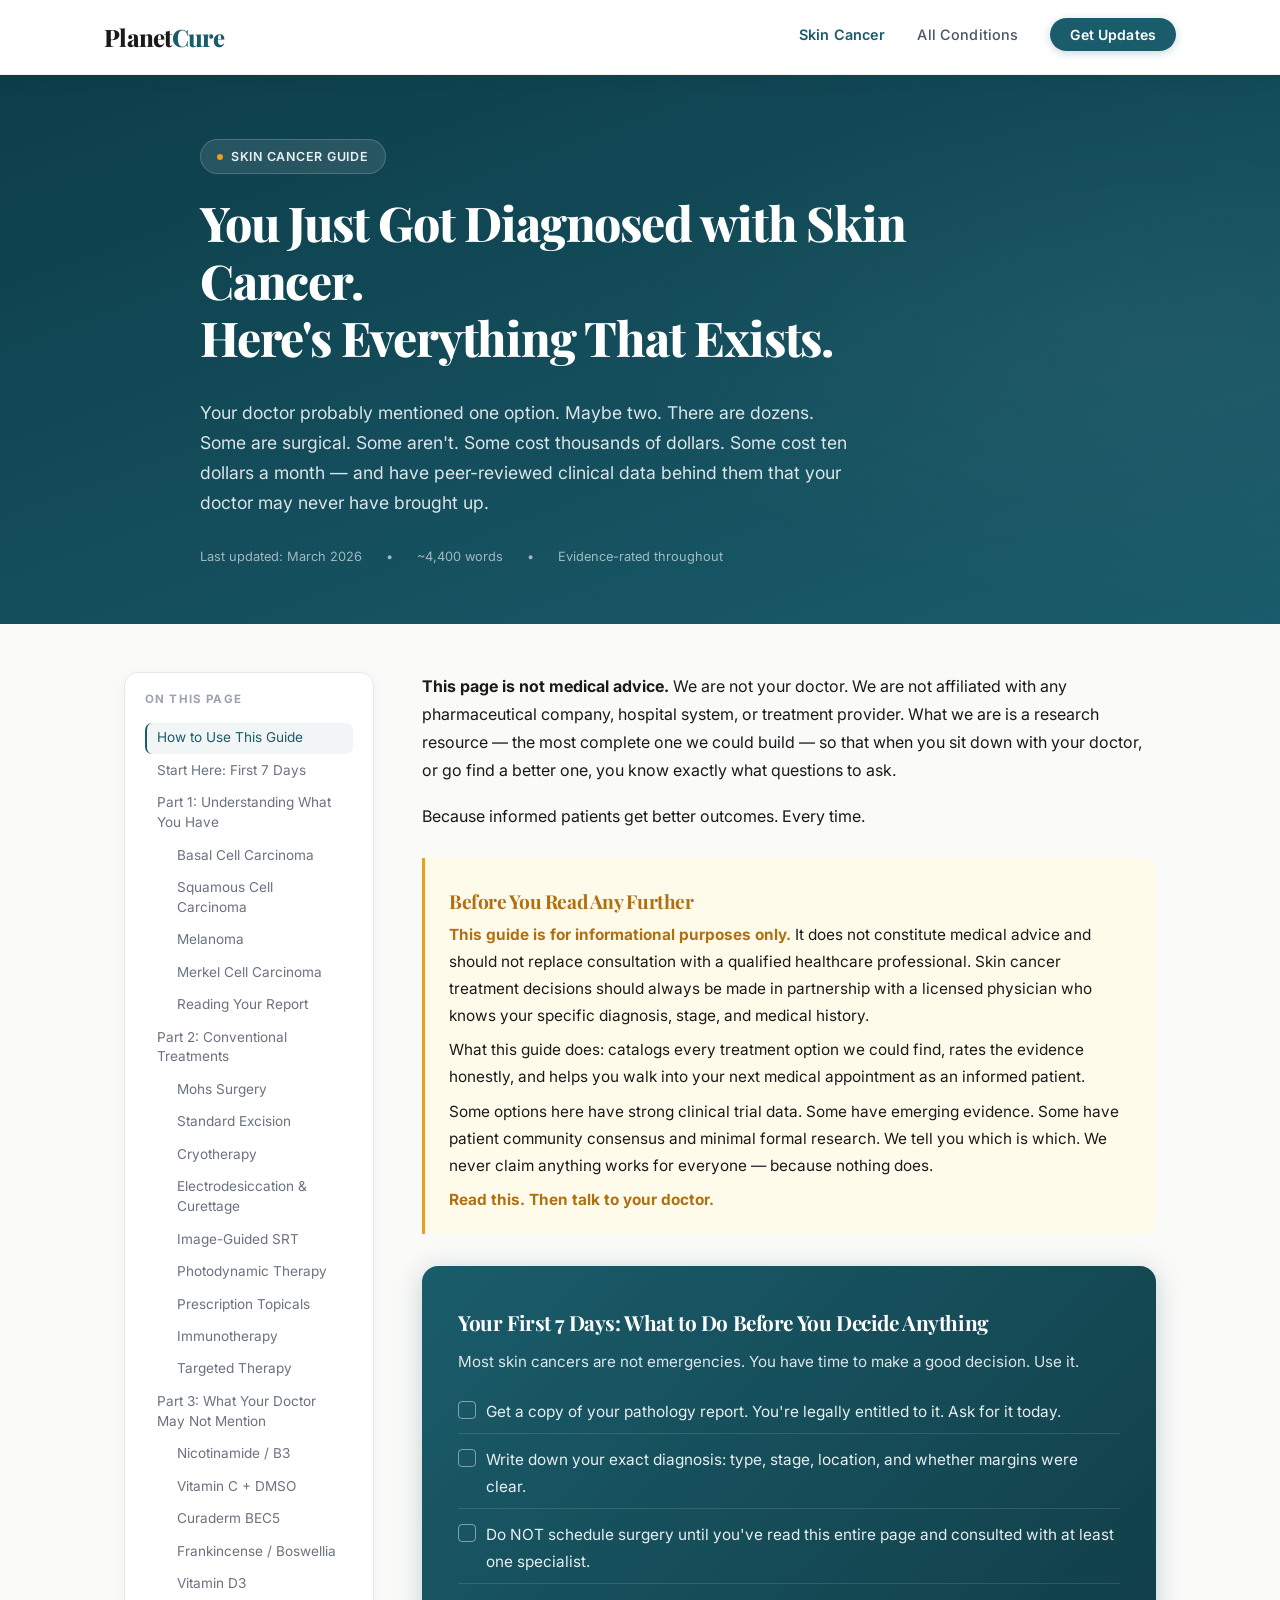
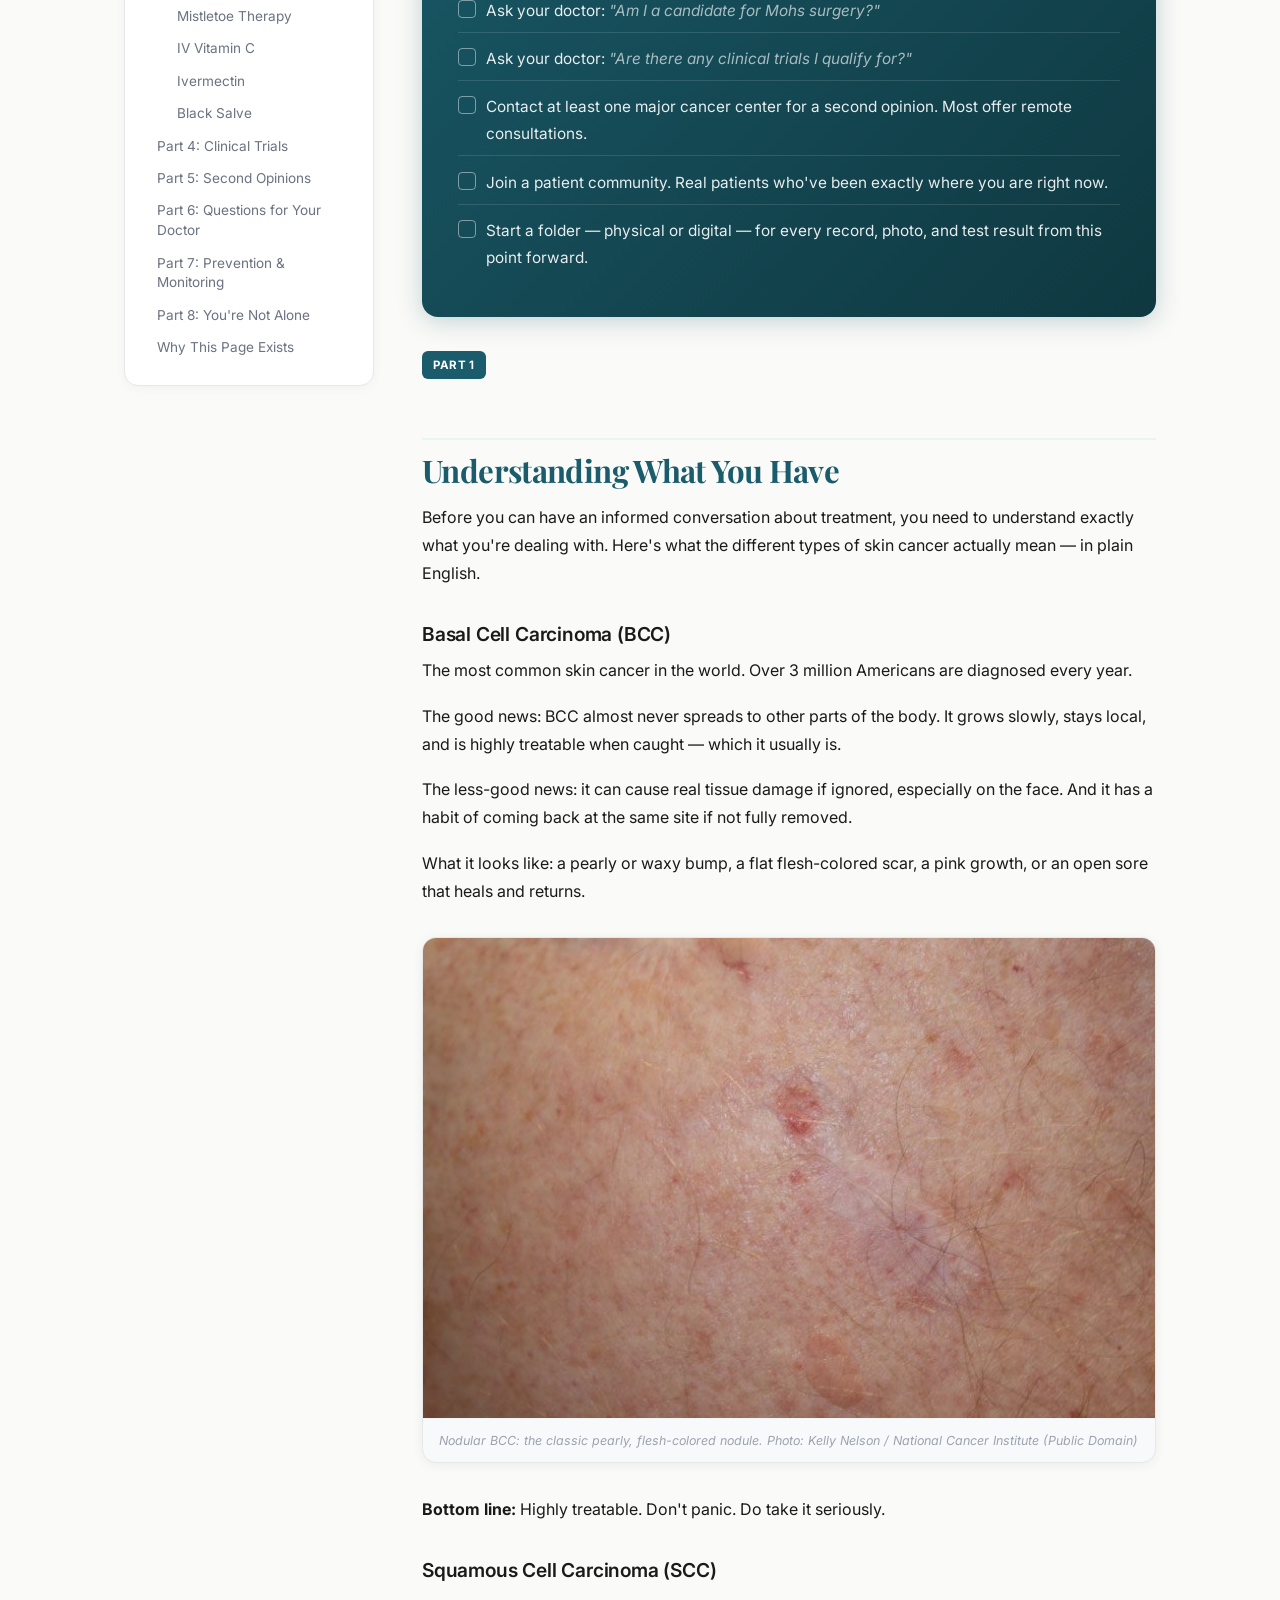
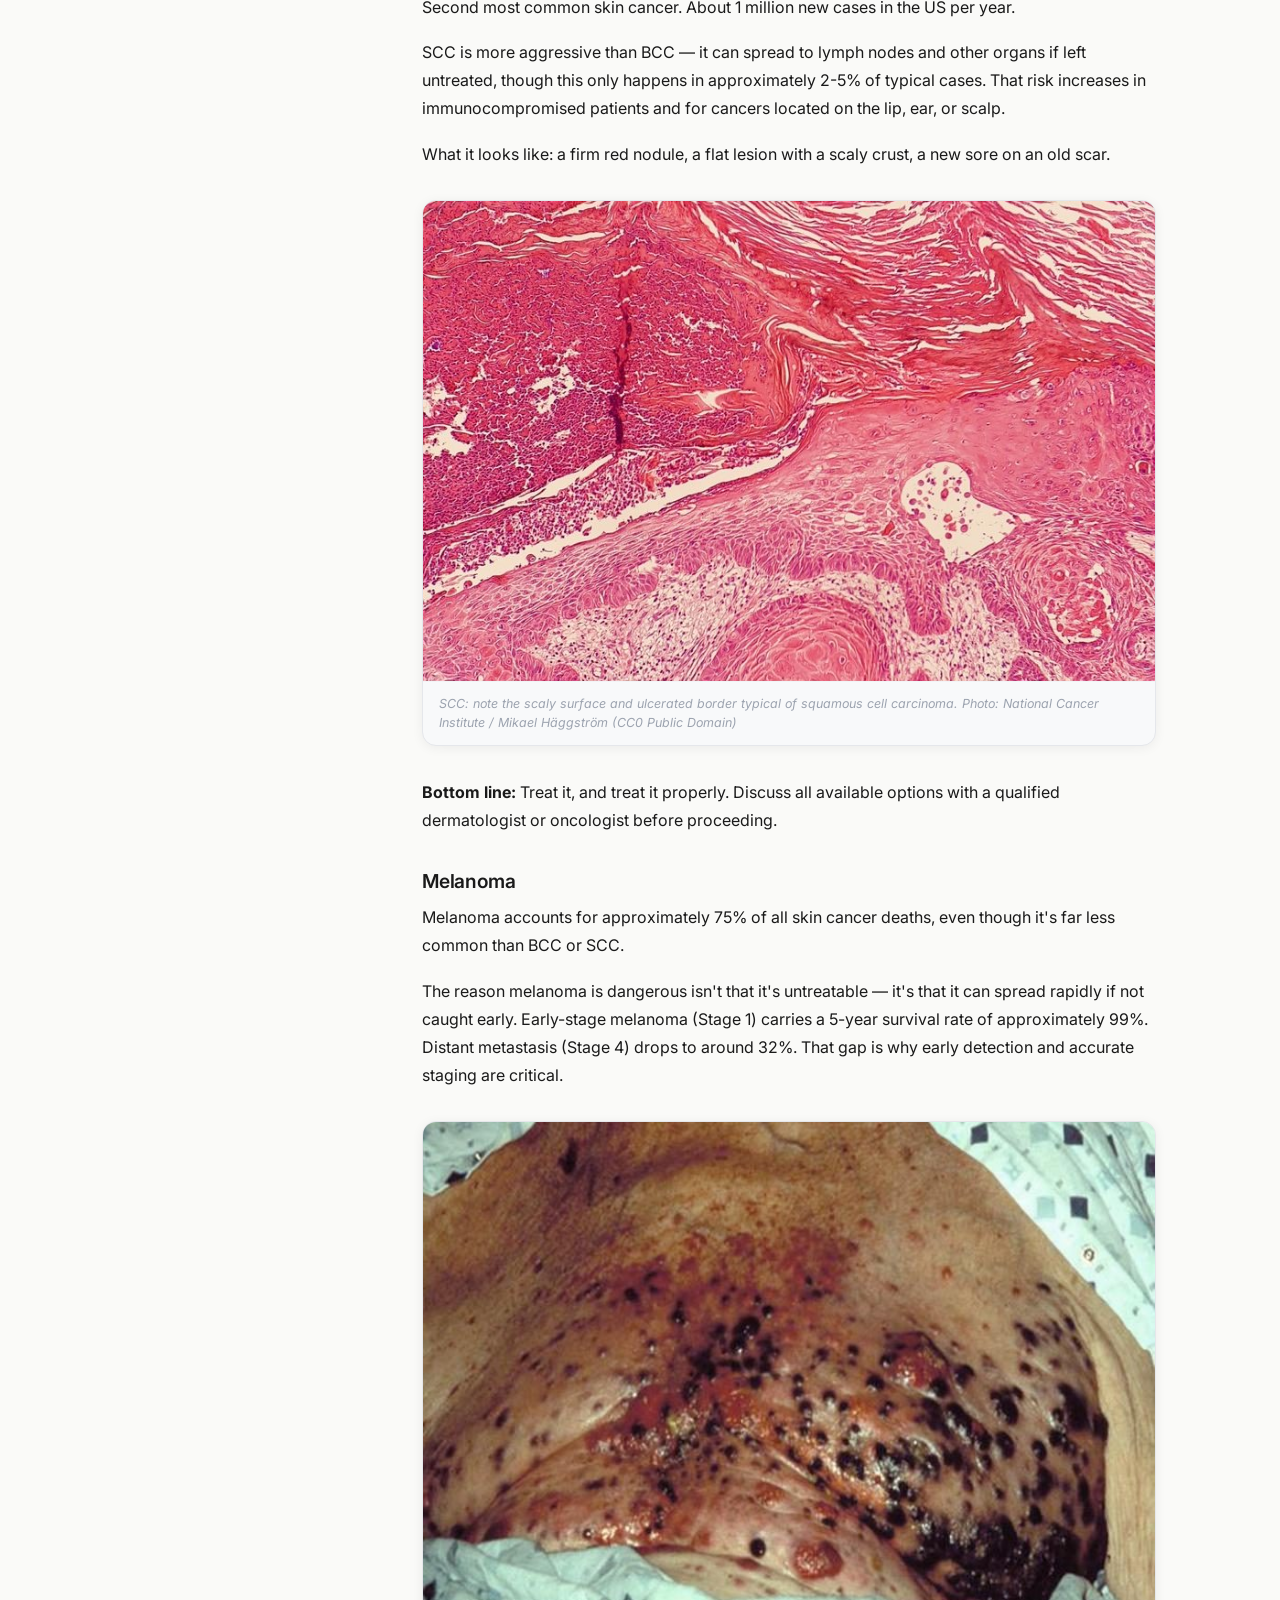
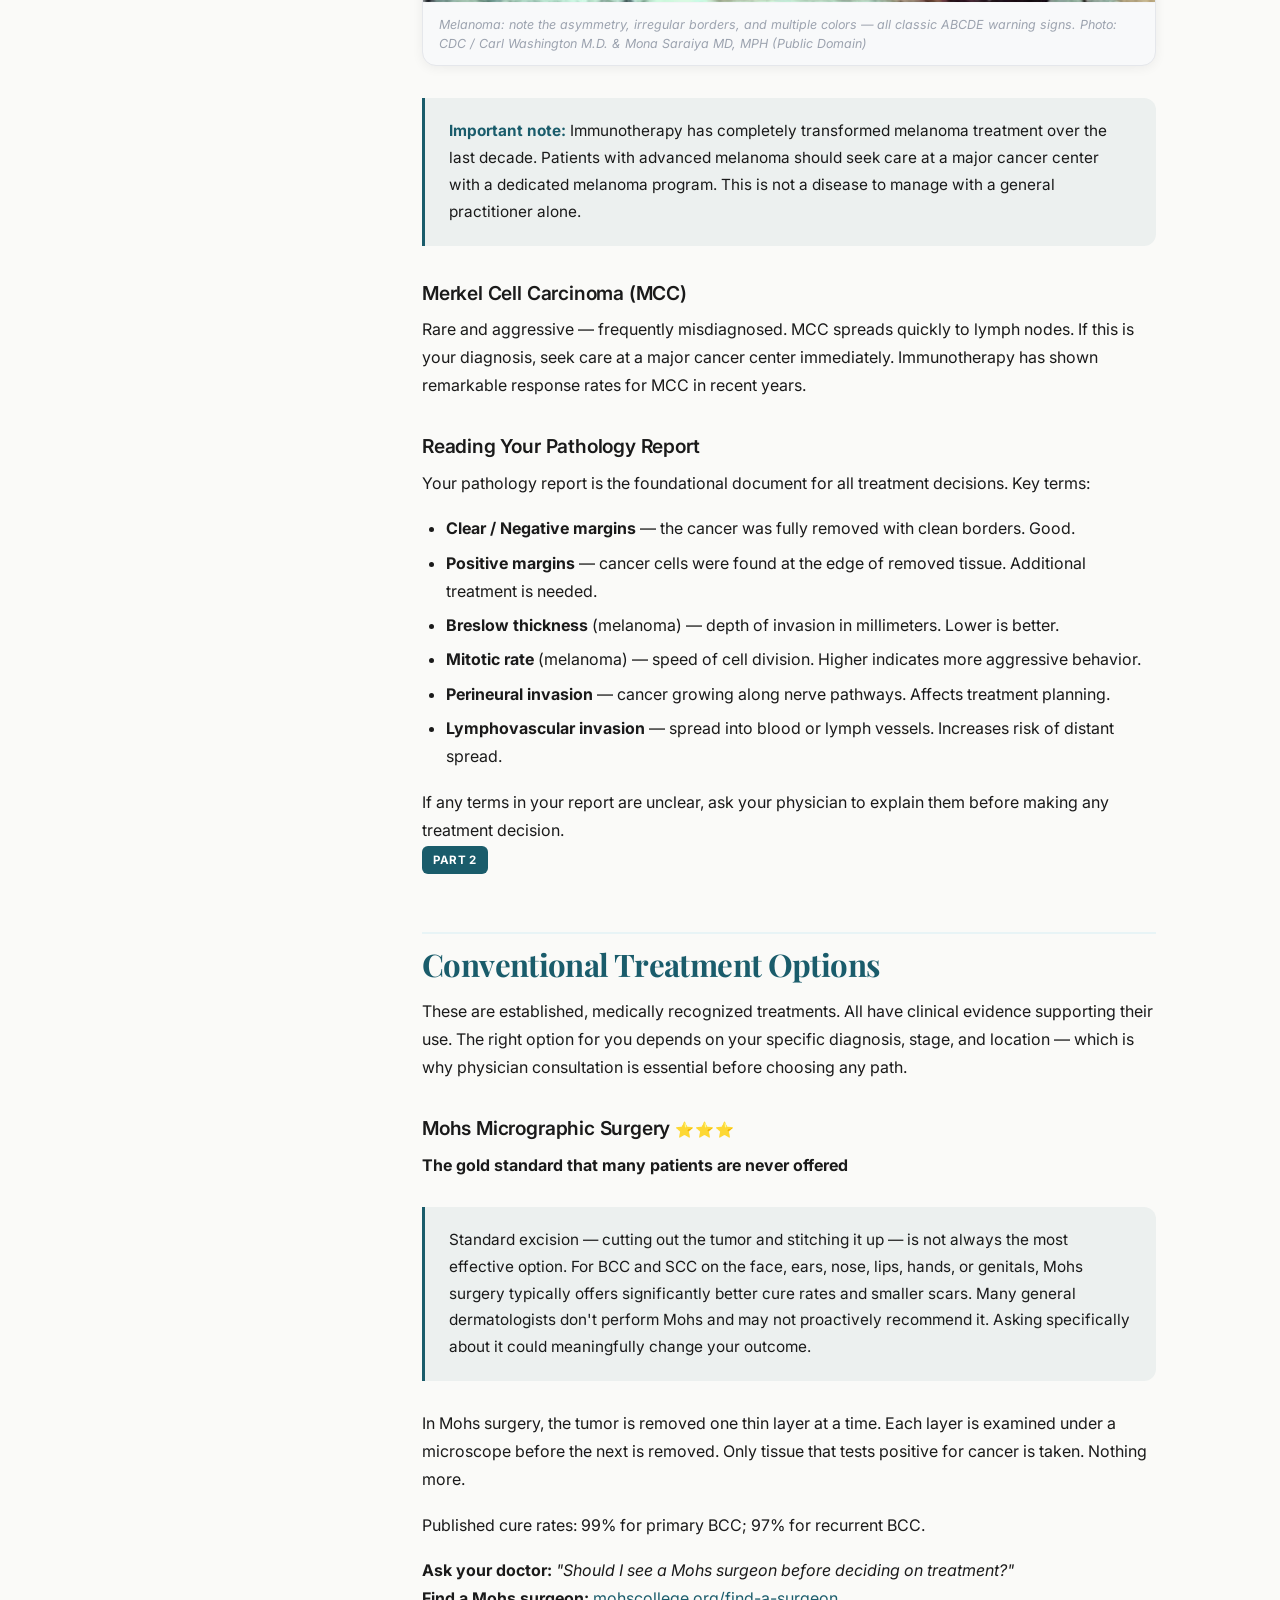
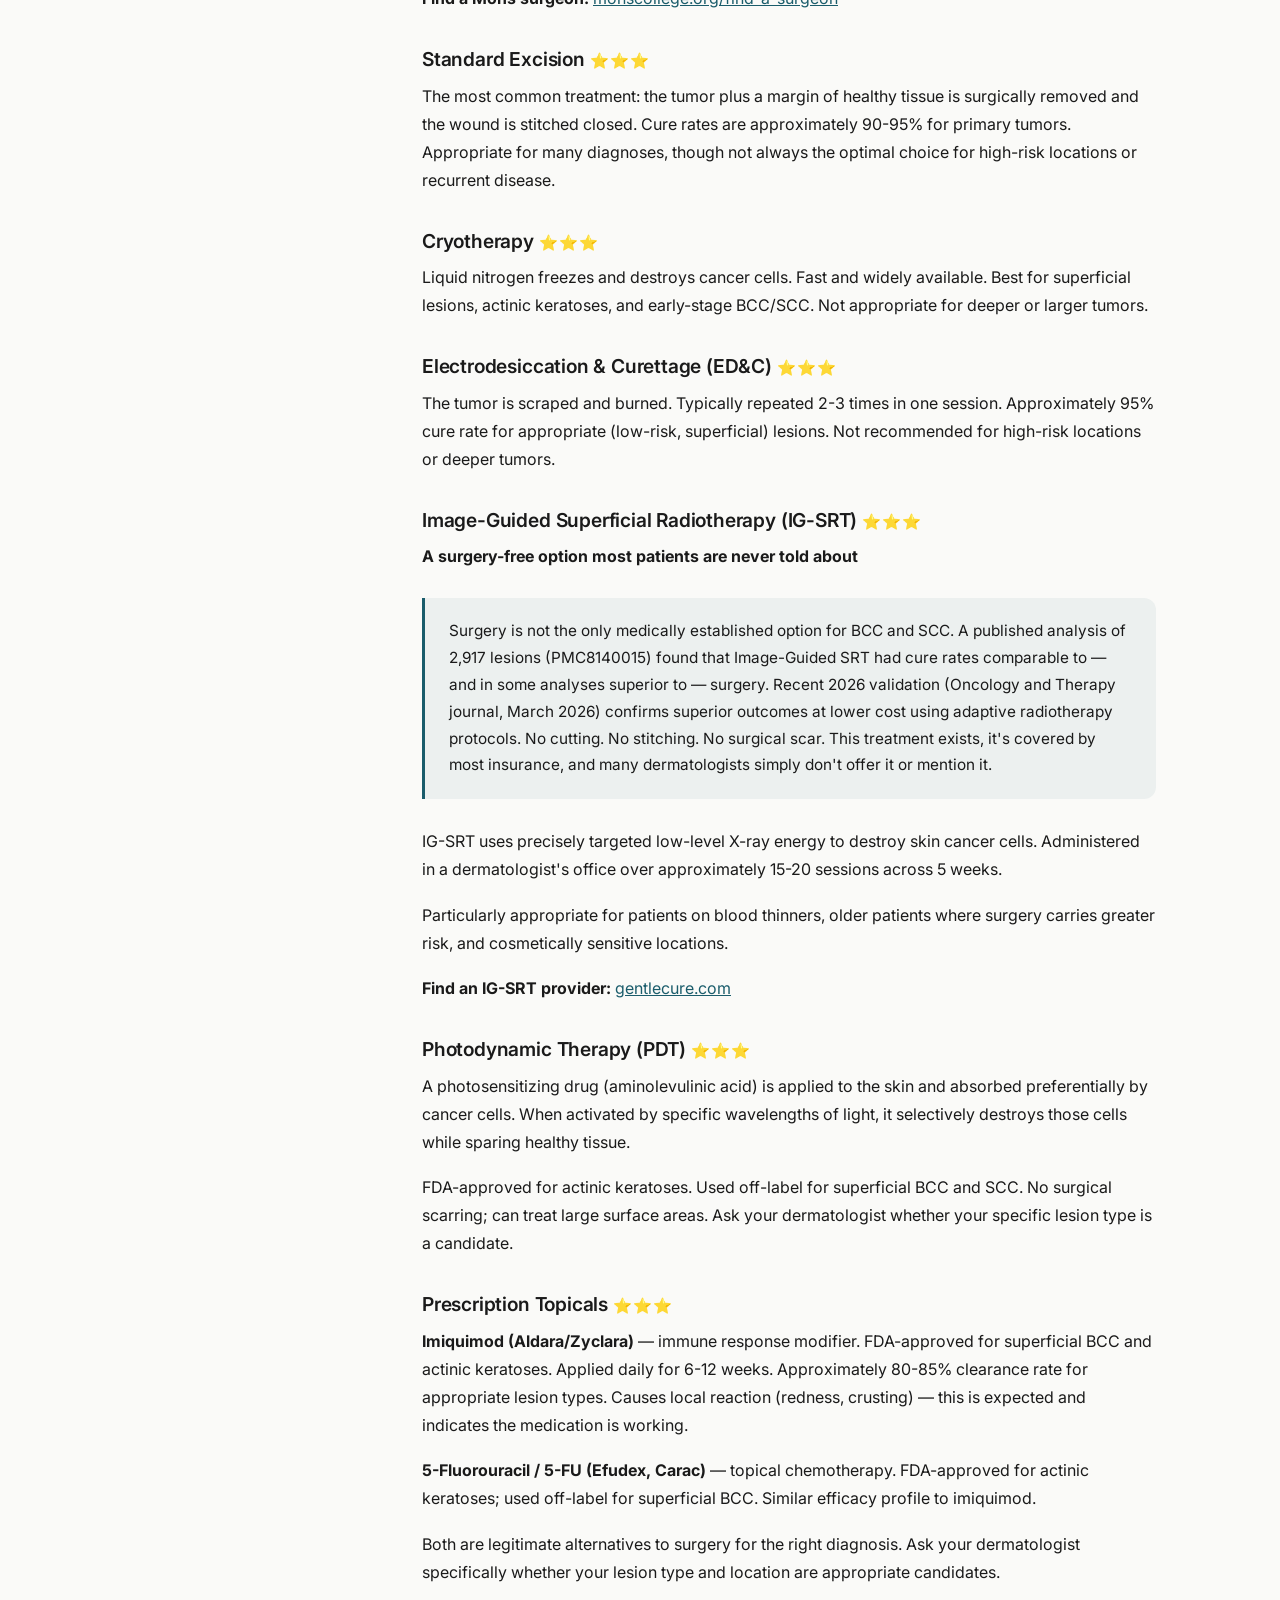
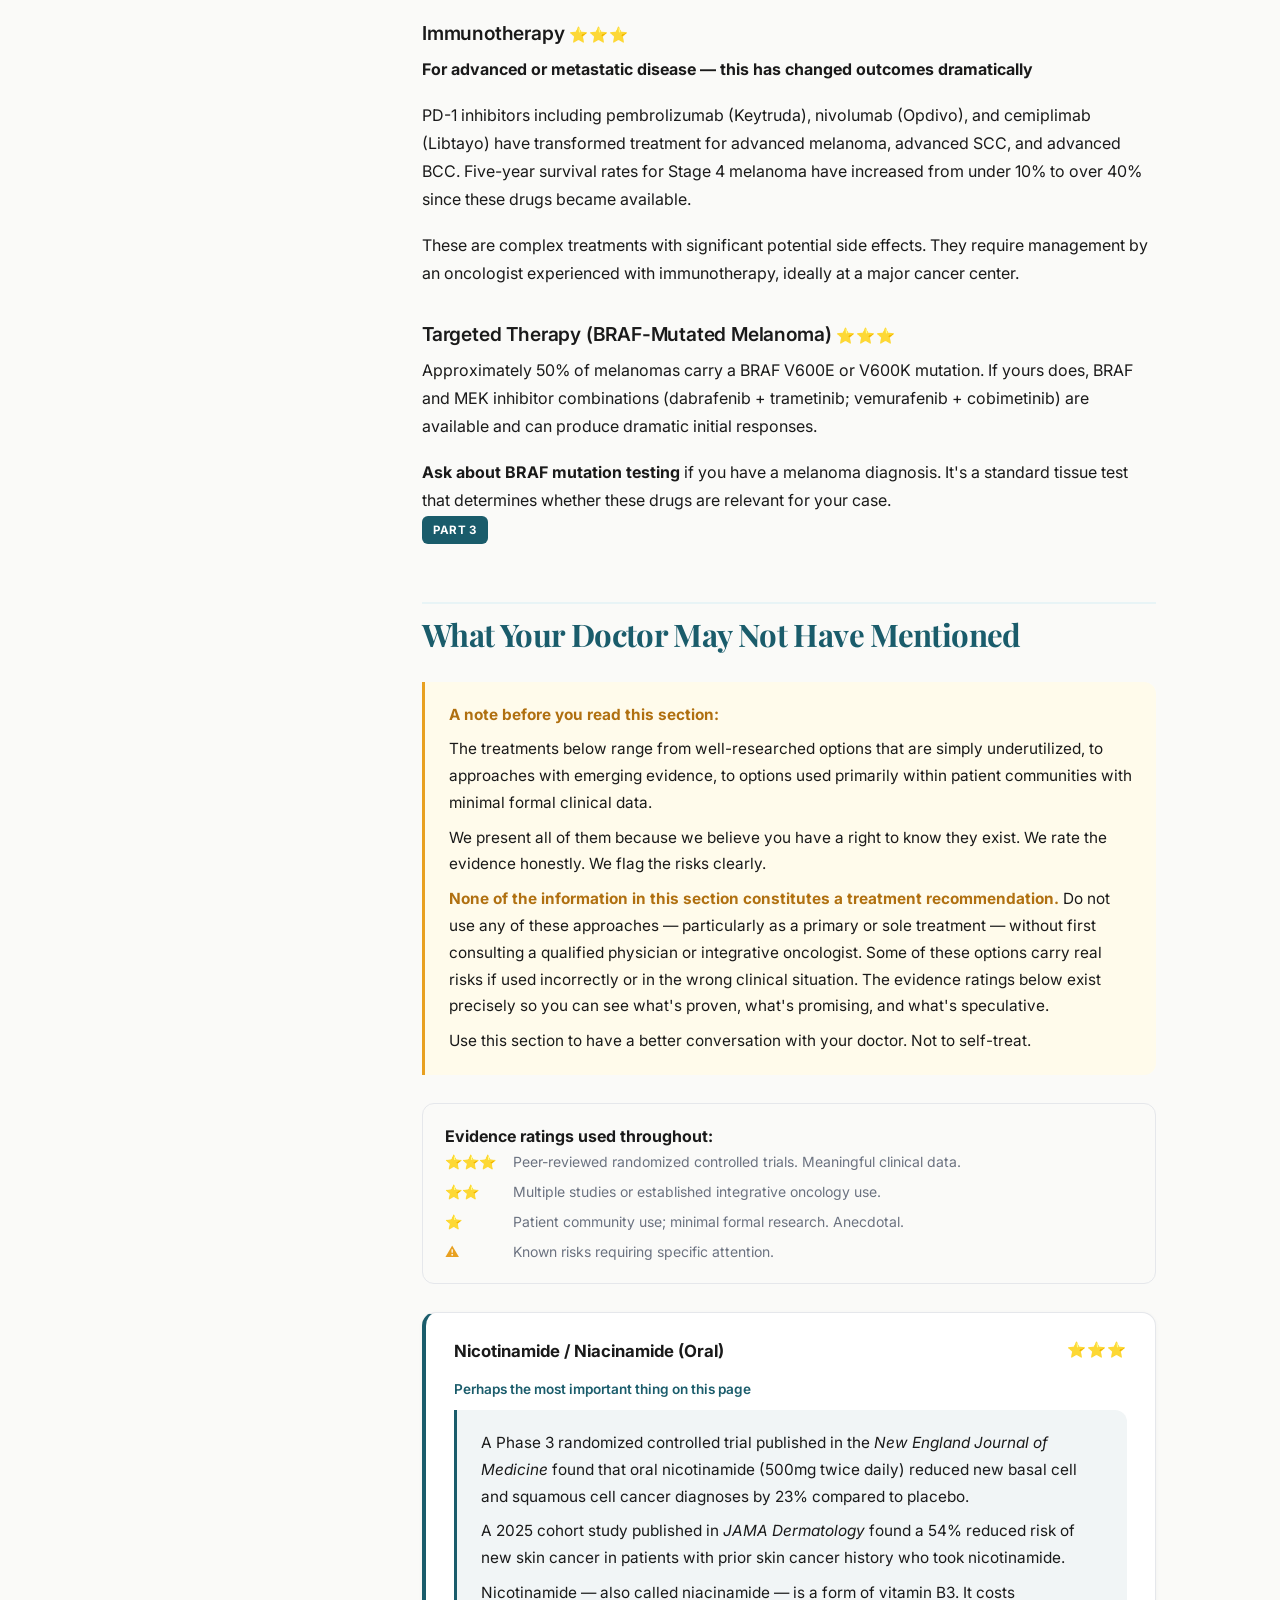
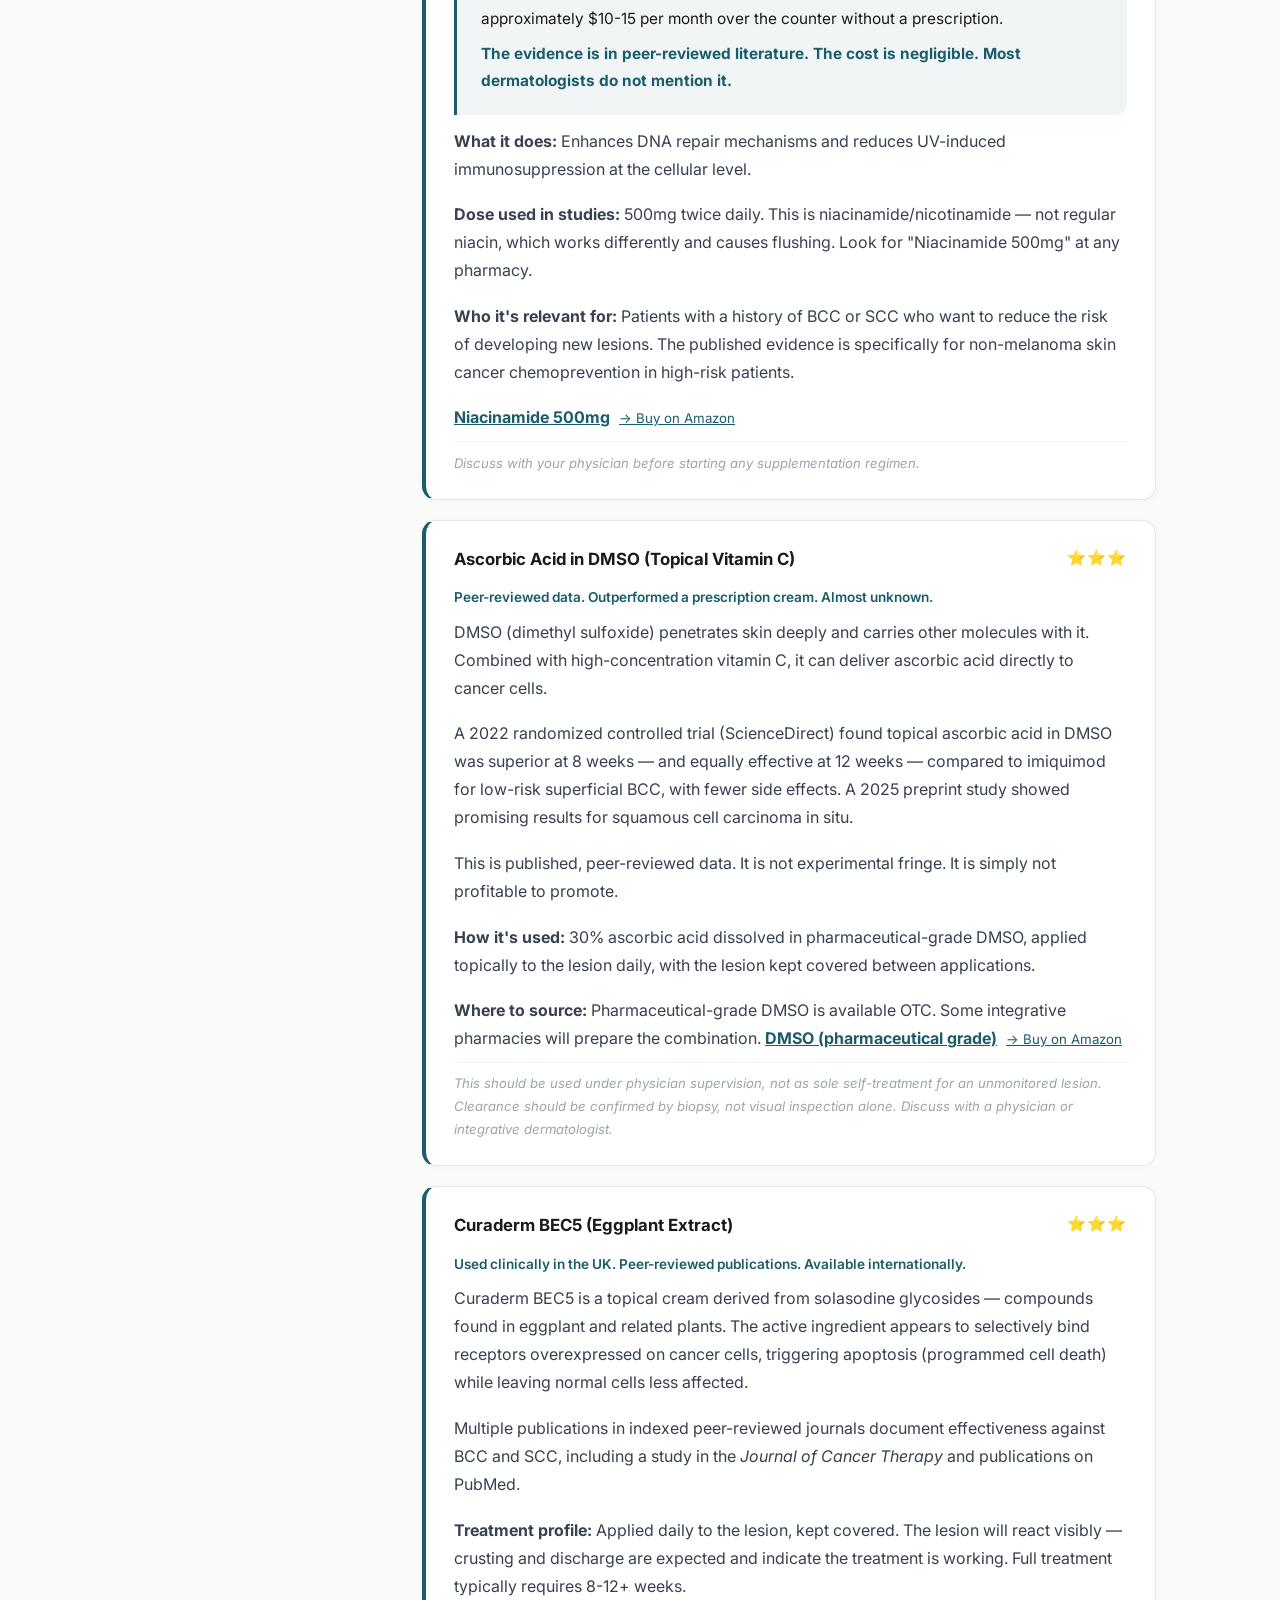
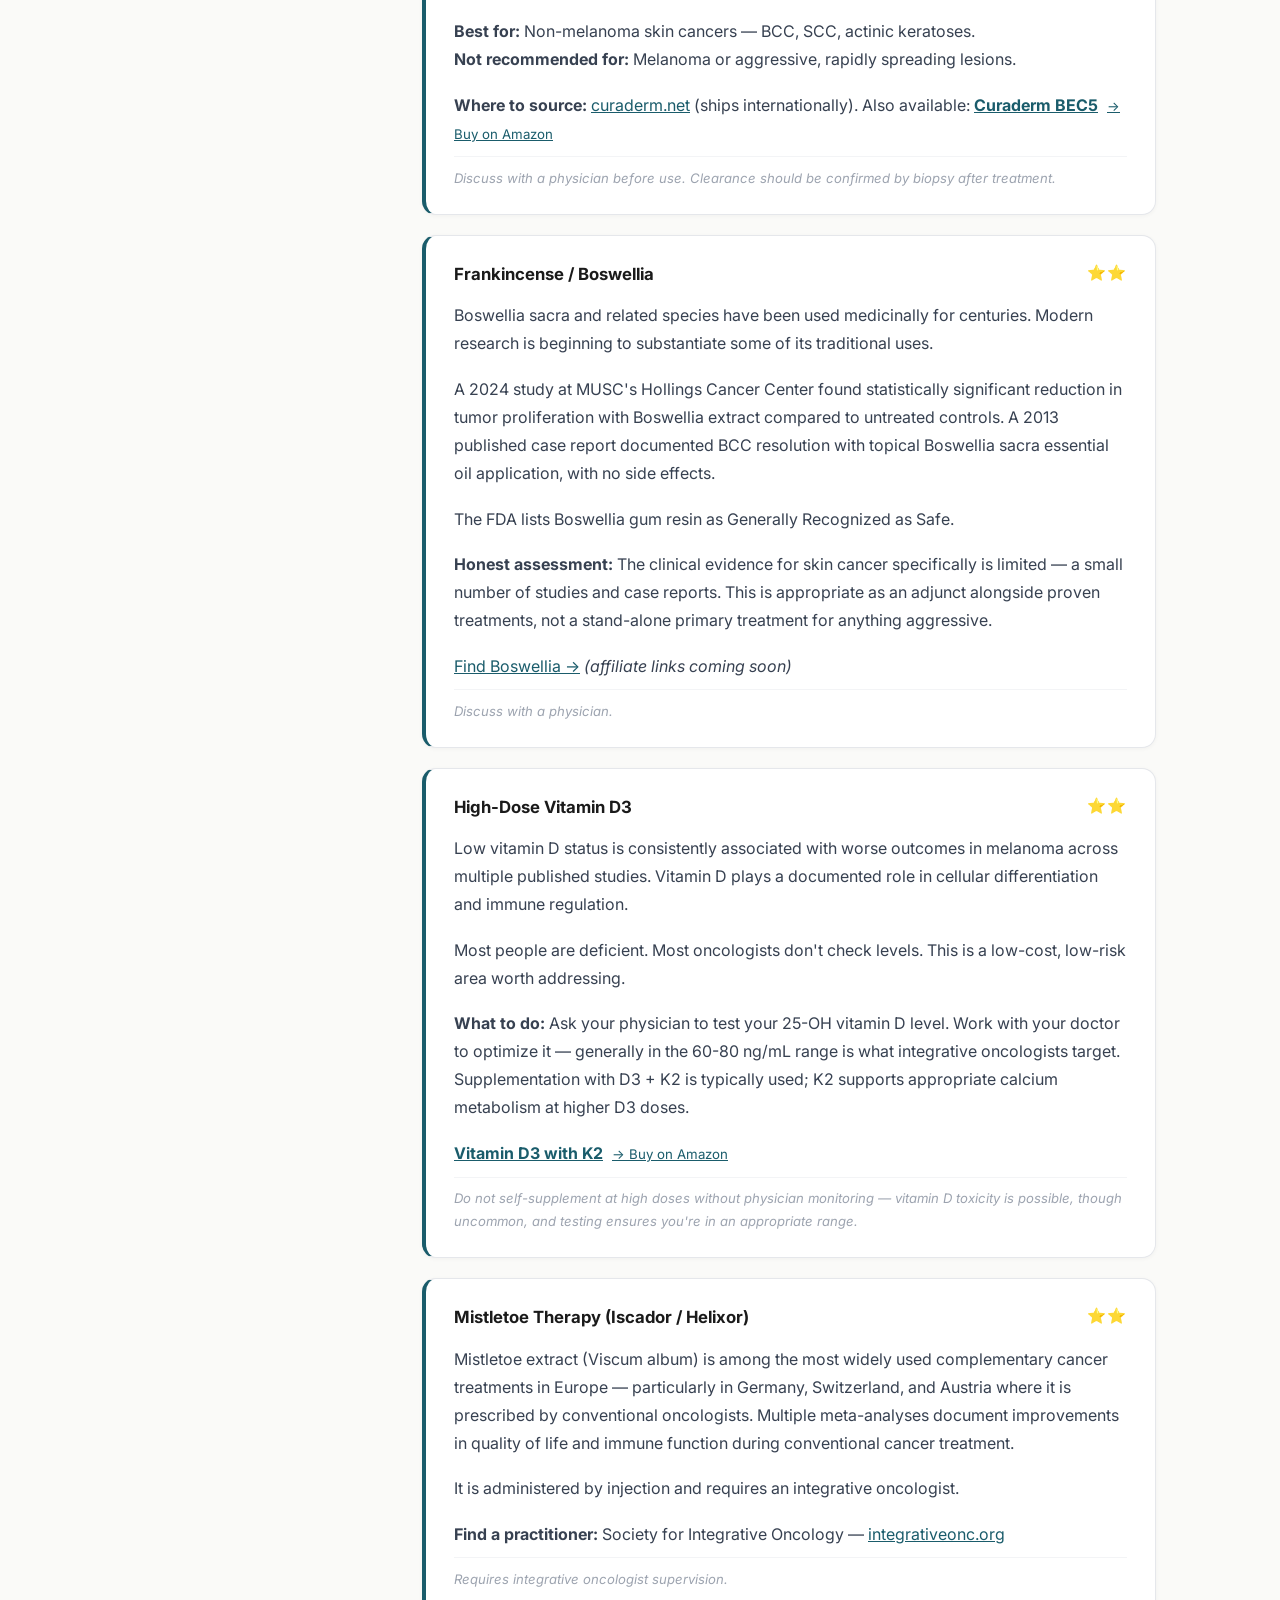
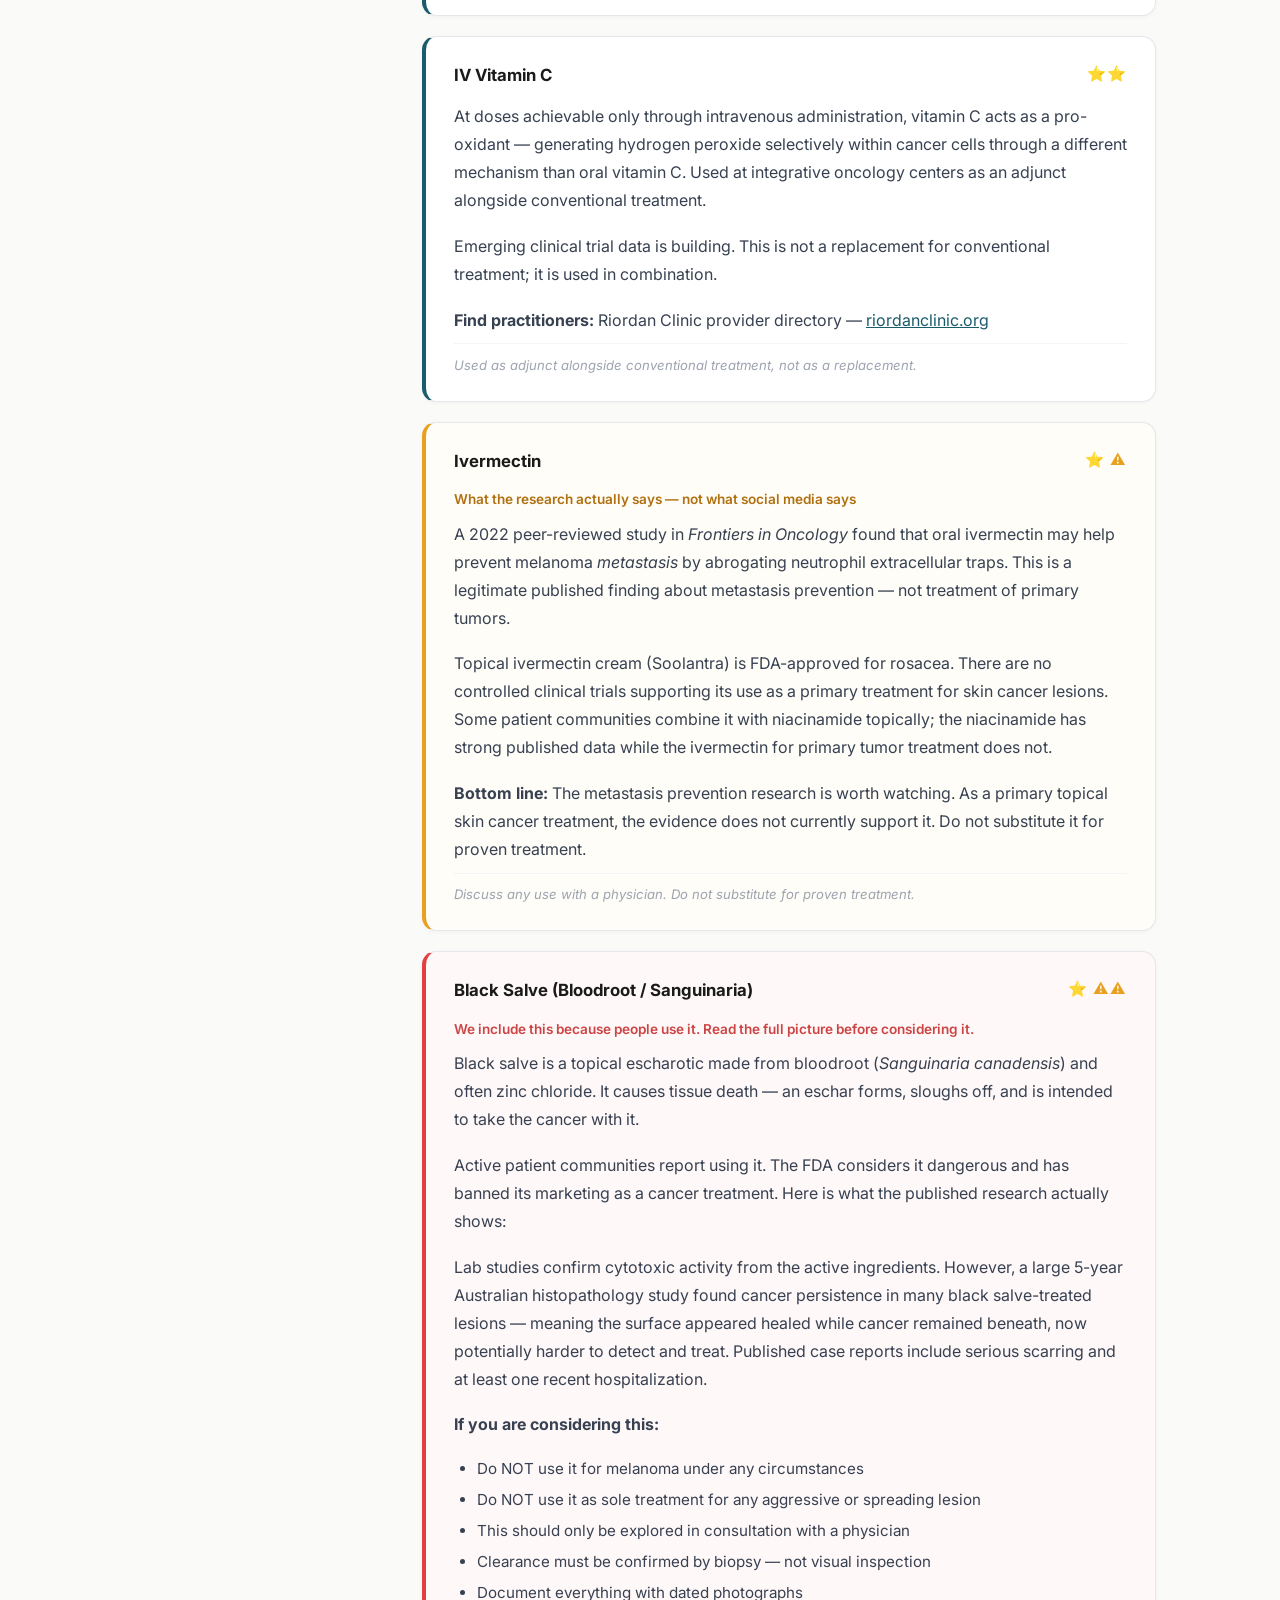
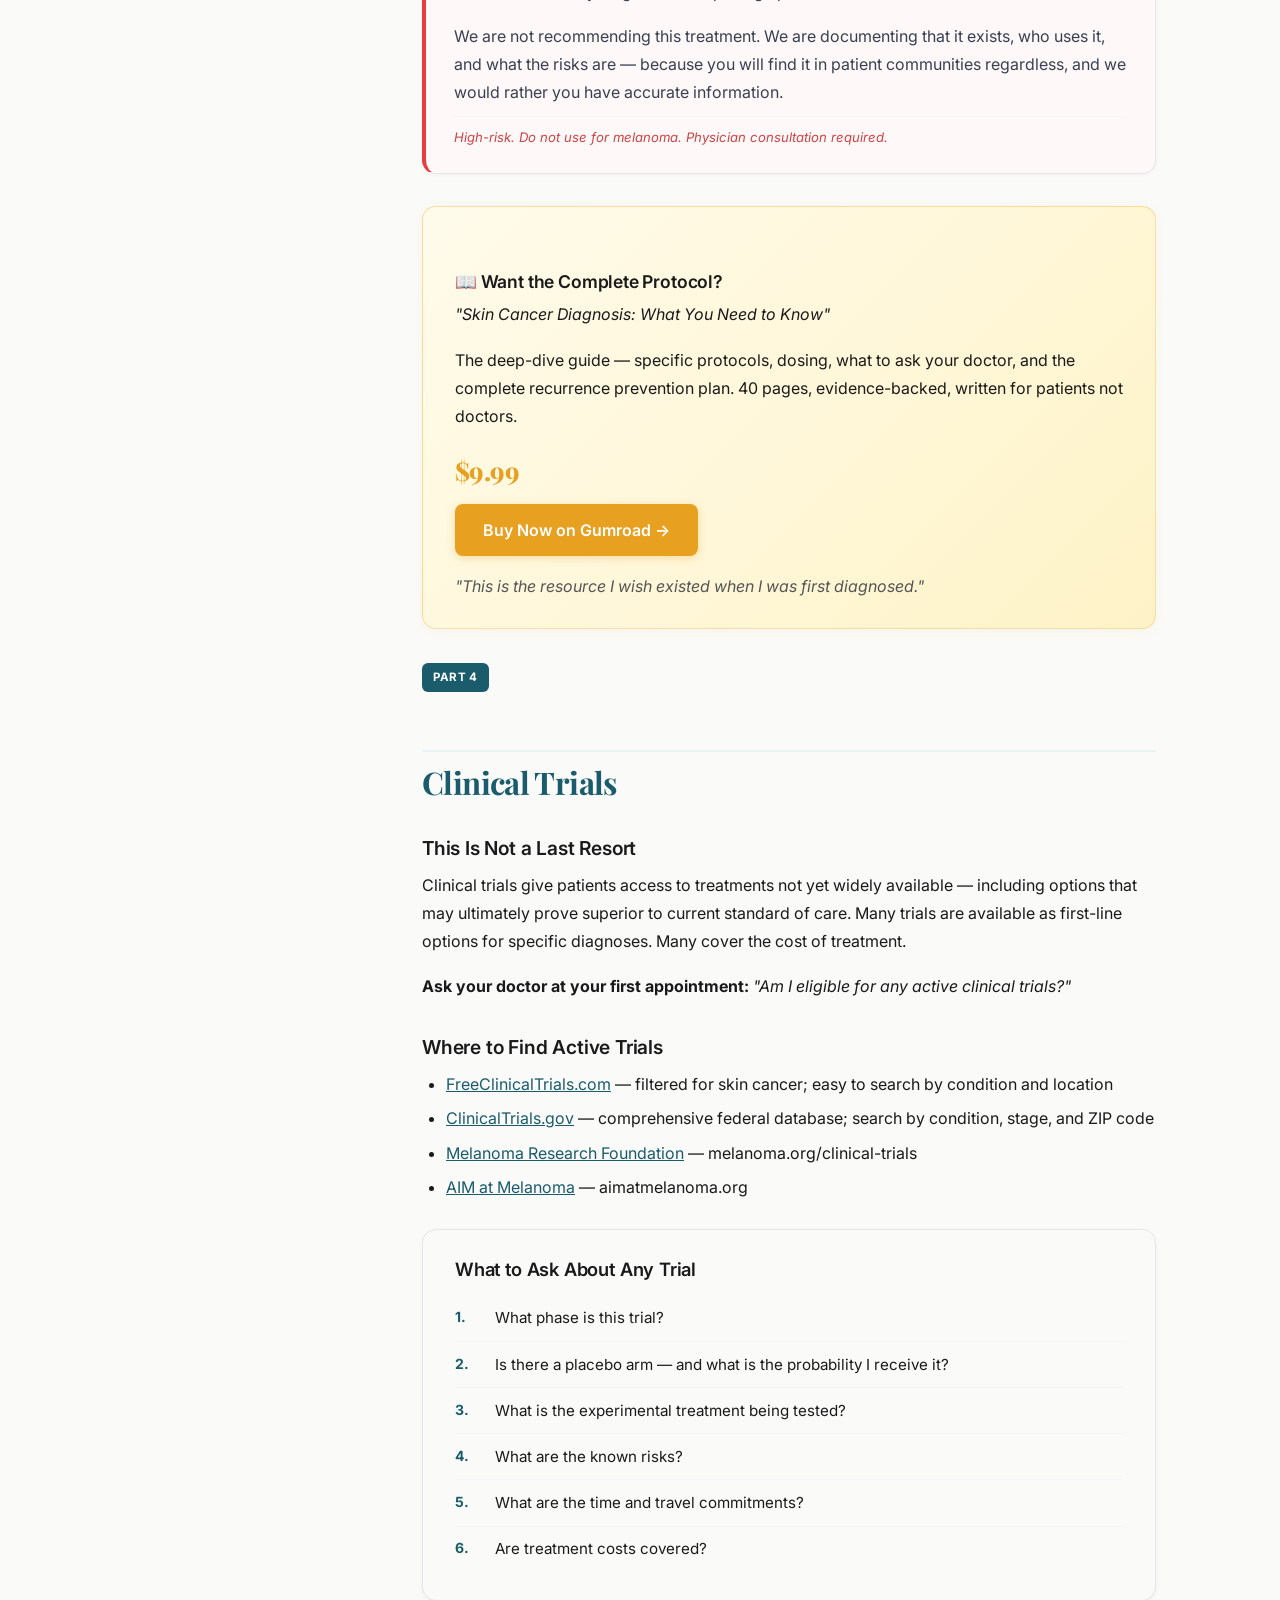
<file: skin-cancer.html>
<!DOCTYPE html>
<html lang="en">
<head>
  <meta charset="UTF-8">
  <meta name="viewport" content="width=device-width, initial-scale=1.0">
  <title>Newly Diagnosed with Skin Cancer: Every Option That Exists — PlanetCure</title>
  <meta name="description" content="The most complete skin cancer resource for newly diagnosed patients. Every treatment option — surgical, non-surgical, integrative, and emerging — evidence-rated and explained in plain English.">
  <meta property="og:title" content="Newly Diagnosed with Skin Cancer: Every Option That Exists">
  <meta property="og:description" content="Your doctor probably mentioned one option. Maybe two. There are dozens. PlanetCure covers all of them.">
  <meta property="og:type" content="article">
  <meta name="twitter:card" content="summary_large_image">
  <link rel="preconnect" href="https://fonts.googleapis.com">
  <link rel="preconnect" href="https://fonts.gstatic.com" crossorigin>
  <link href="https://fonts.googleapis.com/css2?family=Inter:wght@400;500;600;700&family=Playfair+Display:wght@700;800&display=swap" rel="stylesheet">
  <link rel="stylesheet" href="css/styles.css">
</head>
<body>

<!-- ======== Navigation ======== -->
<nav class="site-nav" role="navigation" aria-label="Main navigation">
  <div class="nav-inner">
    <a href="index.html" class="nav-logo">Planet<span>Cure</span></a>
    <ul class="nav-links">
      <li><a href="skin-cancer.html" style="color:#1a5c6b;font-weight:600;">Skin Cancer</a></li>
      <li><a href="index.html#conditions">All Conditions</a></li>
      <li><a href="#email-mid" class="nav-cta">Get Updates</a></li>
    </ul>
    <button class="nav-toggle" aria-label="Toggle navigation" aria-expanded="false">
      <span></span><span></span><span></span>
    </button>
  </div>
</nav>

<!-- ======== Page Hero ======== -->
<div class="page-hero">
  <div class="page-hero-inner">
    <div class="hero-badge">Skin Cancer Guide</div>
    <h1>You Just Got Diagnosed with Skin Cancer.<br>Here's Everything That Exists.</h1>
    <p class="page-hero-sub">Your doctor probably mentioned one option. Maybe two. There are dozens. Some are surgical. Some aren't. Some cost thousands of dollars. Some cost ten dollars a month — and have peer-reviewed clinical data behind them that your doctor may never have brought up.</p>
    <div class="page-hero-meta">
      <span>Last updated: March 2026</span>
      <span>•</span>
      <span>~4,400 words</span>
      <span>•</span>
      <span>Evidence-rated throughout</span>
    </div>
  </div>
</div>

<!-- ======== Main Layout: TOC + Content ======== -->
<div class="page-layout">

  <!-- ---- Sidebar TOC ---- -->
  <aside class="toc-sidebar" aria-label="Table of contents">
    <button class="toc-mobile-toggle" aria-expanded="false">Contents ▼</button>
    <nav class="toc-box" aria-label="Page sections">
      <h4>On This Page</h4>
      <ul class="toc-list">
        <li><a href="#how-to-use">How to Use This Guide</a></li>
        <li><a href="#start-here">Start Here: First 7 Days</a></li>
        <li><a href="#part1">Part 1: Understanding What You Have</a></li>
        <li class="toc-sub"><a href="#bcc">Basal Cell Carcinoma</a></li>
        <li class="toc-sub"><a href="#scc">Squamous Cell Carcinoma</a></li>
        <li class="toc-sub"><a href="#melanoma-type">Melanoma</a></li>
        <li class="toc-sub"><a href="#merkel">Merkel Cell Carcinoma</a></li>
        <li class="toc-sub"><a href="#pathology">Reading Your Report</a></li>
        <li><a href="#part2">Part 2: Conventional Treatments</a></li>
        <li class="toc-sub"><a href="#mohs">Mohs Surgery</a></li>
        <li class="toc-sub"><a href="#excision">Standard Excision</a></li>
        <li class="toc-sub"><a href="#cryo">Cryotherapy</a></li>
        <li class="toc-sub"><a href="#edc">Electrodesiccation & Curettage</a></li>
        <li class="toc-sub"><a href="#igsrt">Image-Guided SRT</a></li>
        <li class="toc-sub"><a href="#pdt">Photodynamic Therapy</a></li>
        <li class="toc-sub"><a href="#topicals">Prescription Topicals</a></li>
        <li class="toc-sub"><a href="#immunotherapy">Immunotherapy</a></li>
        <li class="toc-sub"><a href="#targeted">Targeted Therapy</a></li>
        <li><a href="#part3">Part 3: What Your Doctor May Not Mention</a></li>
        <li class="toc-sub"><a href="#nicotinamide">Nicotinamide / B3</a></li>
        <li class="toc-sub"><a href="#vitamin-c-dmso">Vitamin C + DMSO</a></li>
        <li class="toc-sub"><a href="#curaderm">Curaderm BEC5</a></li>
        <li class="toc-sub"><a href="#boswellia">Frankincense / Boswellia</a></li>
        <li class="toc-sub"><a href="#vitamin-d">Vitamin D3</a></li>
        <li class="toc-sub"><a href="#mistletoe">Mistletoe Therapy</a></li>
        <li class="toc-sub"><a href="#iv-c">IV Vitamin C</a></li>
        <li class="toc-sub"><a href="#ivermectin">Ivermectin</a></li>
        <li class="toc-sub"><a href="#black-salve">Black Salve</a></li>
        <li><a href="#clinical-trials">Part 4: Clinical Trials</a></li>
        <li><a href="#second-opinion">Part 5: Second Opinions</a></li>
        <li><a href="#questions">Part 6: Questions for Your Doctor</a></li>
        <li><a href="#prevention">Part 7: Prevention & Monitoring</a></li>
        <li><a href="#support">Part 8: You're Not Alone</a></li>
        <li><a href="#why">Why This Page Exists</a></li>
      </ul>
    </nav>
  </aside>

  <!-- ---- Main Content ---- -->
  <main class="page-content" id="main-content">

    <!-- Not Medical Advice intro -->
    <p><strong>This page is not medical advice.</strong> We are not your doctor. We are not affiliated with any pharmaceutical company, hospital system, or treatment provider. What we are is a research resource — the most complete one we could build — so that when you sit down with your doctor, or go find a better one, you know exactly what questions to ask.</p>
    <p>Because informed patients get better outcomes. Every time.</p>

    <!-- ---- How to Use This Guide ---- -->
    <div class="callout callout-warning" id="how-to-use">
      <h2 style="font-size:1.2rem;color:#b07010;margin-top:0;border-top:none;margin-bottom:.6rem;">Before You Read Any Further</h2>
      <p><strong>This guide is for informational purposes only.</strong> It does not constitute medical advice and should not replace consultation with a qualified healthcare professional. Skin cancer treatment decisions should always be made in partnership with a licensed physician who knows your specific diagnosis, stage, and medical history.</p>
      <p>What this guide does: catalogs every treatment option we could find, rates the evidence honestly, and helps you walk into your next medical appointment as an informed patient.</p>
      <p>Some options here have strong clinical trial data. Some have emerging evidence. Some have patient community consensus and minimal formal research. We tell you which is which. We never claim anything works for everyone — because nothing does.</p>
      <p><strong>Read this. Then talk to your doctor.</strong></p>
    </div>

    <!-- ---- Start Here ---- -->
    <div class="callout-start" id="start-here">
      <h2>Your First 7 Days: What to Do Before You Decide Anything</h2>
      <p style="color:rgba(255,255,255,.85);font-size:.95rem;margin-bottom:1rem;">Most skin cancers are not emergencies. You have time to make a good decision. Use it.</p>
      <ul class="checklist">
        <li><span class="checklist-box"></span><span>Get a copy of your pathology report. You're legally entitled to it. Ask for it today.</span></li>
        <li><span class="checklist-box"></span><span>Write down your exact diagnosis: type, stage, location, and whether margins were clear.</span></li>
        <li><span class="checklist-box"></span><span>Do NOT schedule surgery until you've read this entire page and consulted with at least one specialist.</span></li>
        <li><span class="checklist-box"></span><span>Ask your doctor: <em>"Am I a candidate for Mohs surgery?"</em></span></li>
        <li><span class="checklist-box"></span><span>Ask your doctor: <em>"Are there any clinical trials I qualify for?"</em></span></li>
        <li><span class="checklist-box"></span><span>Contact at least one major cancer center for a second opinion. Most offer remote consultations.</span></li>
        <li><span class="checklist-box"></span><span>Join a patient community. Real patients who've been exactly where you are right now.</span></li>
        <li><span class="checklist-box"></span><span>Start a folder — physical or digital — for every record, photo, and test result from this point forward.</span></li>
      </ul>
    </div>

    <!-- ============ PART 1 ============ -->
    <div id="part1">
      <span class="part-label">Part 1</span>
      <h2>Understanding What You Have</h2>
      <p>Before you can have an informed conversation about treatment, you need to understand exactly what you're dealing with. Here's what the different types of skin cancer actually mean — in plain English.</p>

      <h3 id="bcc">Basal Cell Carcinoma (BCC)</h3>
      <p>The most common skin cancer in the world. Over 3 million Americans are diagnosed every year.</p>
      <p>The good news: BCC almost never spreads to other parts of the body. It grows slowly, stays local, and is highly treatable when caught — which it usually is.</p>
      <p>The less-good news: it can cause real tissue damage if ignored, especially on the face. And it has a habit of coming back at the same site if not fully removed.</p>
      <p>What it looks like: a pearly or waxy bump, a flat flesh-colored scar, a pink growth, or an open sore that heals and returns.</p>
      <figure class="clinical-image">
        <img src="images/bcc-nodular.jpg" alt="Nodular basal cell carcinoma — pearly flesh-colored nodule on skin" loading="lazy">
        <figcaption>Nodular BCC: the classic pearly, flesh-colored nodule. Photo: Kelly Nelson / National Cancer Institute (Public Domain)</figcaption>
      </figure>
      <p><strong>Bottom line:</strong> Highly treatable. Don't panic. Do take it seriously.</p>

      <h3 id="scc">Squamous Cell Carcinoma (SCC)</h3>
      <p>Second most common skin cancer. About 1 million new cases in the US per year.</p>
      <p>SCC is more aggressive than BCC — it can spread to lymph nodes and other organs if left untreated, though this only happens in approximately 2-5% of typical cases. That risk increases in immunocompromised patients and for cancers located on the lip, ear, or scalp.</p>
      <p>What it looks like: a firm red nodule, a flat lesion with a scaly crust, a new sore on an old scar.</p>
      <figure class="clinical-image">
        <img src="images/scc-typical.jpg" alt="Squamous cell carcinoma — scaly, ulcerated lesion" loading="lazy">
        <figcaption>SCC: note the scaly surface and ulcerated border typical of squamous cell carcinoma. Photo: National Cancer Institute / Mikael Häggström (CC0 Public Domain)</figcaption>
      </figure>
      <p><strong>Bottom line:</strong> Treat it, and treat it properly. Discuss all available options with a qualified dermatologist or oncologist before proceeding.</p>

      <h3 id="melanoma-type">Melanoma</h3>
      <p>Melanoma accounts for approximately 75% of all skin cancer deaths, even though it's far less common than BCC or SCC.</p>
      <p>The reason melanoma is dangerous isn't that it's untreatable — it's that it can spread rapidly if not caught early. Early-stage melanoma (Stage 1) carries a 5-year survival rate of approximately 99%. Distant metastasis (Stage 4) drops to around 32%. That gap is why early detection and accurate staging are critical.</p>
      <figure class="clinical-image">
        <img src="images/melanoma-early.jpg" alt="Malignant melanoma showing asymmetry, irregular borders, and color variation" loading="lazy">
        <figcaption>Melanoma: note the asymmetry, irregular borders, and multiple colors — all classic ABCDE warning signs. Photo: CDC / Carl Washington M.D. &amp; Mona Saraiya MD, MPH (Public Domain)</figcaption>
      </figure>
      <div class="callout">
        <p><strong>Important note:</strong> Immunotherapy has completely transformed melanoma treatment over the last decade. Patients with advanced melanoma should seek care at a major cancer center with a dedicated melanoma program. This is not a disease to manage with a general practitioner alone.</p>
      </div>

      <h3 id="merkel">Merkel Cell Carcinoma (MCC)</h3>
      <p>Rare and aggressive — frequently misdiagnosed. MCC spreads quickly to lymph nodes. If this is your diagnosis, seek care at a major cancer center immediately. Immunotherapy has shown remarkable response rates for MCC in recent years.</p>

      <h3 id="pathology">Reading Your Pathology Report</h3>
      <p>Your pathology report is the foundational document for all treatment decisions. Key terms:</p>
      <ul>
        <li><strong>Clear / Negative margins</strong> — the cancer was fully removed with clean borders. Good.</li>
        <li><strong>Positive margins</strong> — cancer cells were found at the edge of removed tissue. Additional treatment is needed.</li>
        <li><strong>Breslow thickness</strong> (melanoma) — depth of invasion in millimeters. Lower is better.</li>
        <li><strong>Mitotic rate</strong> (melanoma) — speed of cell division. Higher indicates more aggressive behavior.</li>
        <li><strong>Perineural invasion</strong> — cancer growing along nerve pathways. Affects treatment planning.</li>
        <li><strong>Lymphovascular invasion</strong> — spread into blood or lymph vessels. Increases risk of distant spread.</li>
      </ul>
      <p>If any terms in your report are unclear, ask your physician to explain them before making any treatment decision.</p>
    </div>

    <!-- ============ PART 2 ============ -->
    <div id="part2">
      <span class="part-label">Part 2</span>
      <h2>Conventional Treatment Options</h2>
      <p>These are established, medically recognized treatments. All have clinical evidence supporting their use. The right option for you depends on your specific diagnosis, stage, and location — which is why physician consultation is essential before choosing any path.</p>

      <h3 id="mohs">Mohs Micrographic Surgery <span class="evidence-rating">⭐⭐⭐</span></h3>
      <p><strong>The gold standard that many patients are never offered</strong></p>
      <div class="callout">
        <p>Standard excision — cutting out the tumor and stitching it up — is not always the most effective option. For BCC and SCC on the face, ears, nose, lips, hands, or genitals, Mohs surgery typically offers significantly better cure rates and smaller scars. Many general dermatologists don't perform Mohs and may not proactively recommend it. Asking specifically about it could meaningfully change your outcome.</p>
      </div>
      <p>In Mohs surgery, the tumor is removed one thin layer at a time. Each layer is examined under a microscope before the next is removed. Only tissue that tests positive for cancer is taken. Nothing more.</p>
      <p>Published cure rates: 99% for primary BCC; 97% for recurrent BCC.</p>
      <p><strong>Ask your doctor:</strong> <em>"Should I see a Mohs surgeon before deciding on treatment?"</em><br>
      <strong>Find a Mohs surgeon:</strong> <a href="https://www.mohscollege.org/find-a-surgeon" target="_blank" rel="noopener noreferrer">mohscollege.org/find-a-surgeon</a></p>

      <h3 id="excision">Standard Excision <span class="evidence-rating">⭐⭐⭐</span></h3>
      <p>The most common treatment: the tumor plus a margin of healthy tissue is surgically removed and the wound is stitched closed. Cure rates are approximately 90-95% for primary tumors. Appropriate for many diagnoses, though not always the optimal choice for high-risk locations or recurrent disease.</p>

      <h3 id="cryo">Cryotherapy <span class="evidence-rating">⭐⭐⭐</span></h3>
      <p>Liquid nitrogen freezes and destroys cancer cells. Fast and widely available. Best for superficial lesions, actinic keratoses, and early-stage BCC/SCC. Not appropriate for deeper or larger tumors.</p>

      <h3 id="edc">Electrodesiccation &amp; Curettage (ED&amp;C) <span class="evidence-rating">⭐⭐⭐</span></h3>
      <p>The tumor is scraped and burned. Typically repeated 2-3 times in one session. Approximately 95% cure rate for appropriate (low-risk, superficial) lesions. Not recommended for high-risk locations or deeper tumors.</p>

      <h3 id="igsrt">Image-Guided Superficial Radiotherapy (IG-SRT) <span class="evidence-rating">⭐⭐⭐</span></h3>
      <p><strong>A surgery-free option most patients are never told about</strong></p>
      <div class="callout">
        <p>Surgery is not the only medically established option for BCC and SCC. A published analysis of 2,917 lesions (PMC8140015) found that Image-Guided SRT had cure rates comparable to — and in some analyses superior to — surgery. Recent 2026 validation (Oncology and Therapy journal, March 2026) confirms superior outcomes at lower cost using adaptive radiotherapy protocols. No cutting. No stitching. No surgical scar. This treatment exists, it's covered by most insurance, and many dermatologists simply don't offer it or mention it.</p>
      </div>
      <p>IG-SRT uses precisely targeted low-level X-ray energy to destroy skin cancer cells. Administered in a dermatologist's office over approximately 15-20 sessions across 5 weeks.</p>
      <p>Particularly appropriate for patients on blood thinners, older patients where surgery carries greater risk, and cosmetically sensitive locations.</p>
      <p><strong>Find an IG-SRT provider:</strong> <a href="https://www.gentlecure.com" target="_blank" rel="noopener noreferrer">gentlecure.com</a></p>

      <h3 id="pdt">Photodynamic Therapy (PDT) <span class="evidence-rating">⭐⭐⭐</span></h3>
      <p>A photosensitizing drug (aminolevulinic acid) is applied to the skin and absorbed preferentially by cancer cells. When activated by specific wavelengths of light, it selectively destroys those cells while sparing healthy tissue.</p>
      <p>FDA-approved for actinic keratoses. Used off-label for superficial BCC and SCC. No surgical scarring; can treat large surface areas. Ask your dermatologist whether your specific lesion type is a candidate.</p>

      <h3 id="topicals">Prescription Topicals <span class="evidence-rating">⭐⭐⭐</span></h3>
      <p><strong>Imiquimod (Aldara/Zyclara)</strong> — immune response modifier. FDA-approved for superficial BCC and actinic keratoses. Applied daily for 6-12 weeks. Approximately 80-85% clearance rate for appropriate lesion types. Causes local reaction (redness, crusting) — this is expected and indicates the medication is working.</p>
      <p><strong>5-Fluorouracil / 5-FU (Efudex, Carac)</strong> — topical chemotherapy. FDA-approved for actinic keratoses; used off-label for superficial BCC. Similar efficacy profile to imiquimod.</p>
      <p>Both are legitimate alternatives to surgery for the right diagnosis. Ask your dermatologist specifically whether your lesion type and location are appropriate candidates.</p>

      <h3 id="immunotherapy">Immunotherapy <span class="evidence-rating">⭐⭐⭐</span></h3>
      <p><strong>For advanced or metastatic disease — this has changed outcomes dramatically</strong></p>
      <p>PD-1 inhibitors including pembrolizumab (Keytruda), nivolumab (Opdivo), and cemiplimab (Libtayo) have transformed treatment for advanced melanoma, advanced SCC, and advanced BCC. Five-year survival rates for Stage 4 melanoma have increased from under 10% to over 40% since these drugs became available.</p>
      <p>These are complex treatments with significant potential side effects. They require management by an oncologist experienced with immunotherapy, ideally at a major cancer center.</p>

      <h3 id="targeted">Targeted Therapy (BRAF-Mutated Melanoma) <span class="evidence-rating">⭐⭐⭐</span></h3>
      <p>Approximately 50% of melanomas carry a BRAF V600E or V600K mutation. If yours does, BRAF and MEK inhibitor combinations (dabrafenib + trametinib; vemurafenib + cobimetinib) are available and can produce dramatic initial responses.</p>
      <p><strong>Ask about BRAF mutation testing</strong> if you have a melanoma diagnosis. It's a standard tissue test that determines whether these drugs are relevant for your case.</p>
    </div>

    <!-- ============ PART 3 ============ -->
    <div id="part3">
      <span class="part-label">Part 3</span>
      <h2>What Your Doctor May Not Have Mentioned</h2>

      <div class="callout callout-warning">
        <p><strong>A note before you read this section:</strong></p>
        <p>The treatments below range from well-researched options that are simply underutilized, to approaches with emerging evidence, to options used primarily within patient communities with minimal formal clinical data.</p>
        <p>We present all of them because we believe you have a right to know they exist. We rate the evidence honestly. We flag the risks clearly.</p>
        <p><strong>None of the information in this section constitutes a treatment recommendation.</strong> Do not use any of these approaches — particularly as a primary or sole treatment — without first consulting a qualified physician or integrative oncologist. Some of these options carry real risks if used incorrectly or in the wrong clinical situation. The evidence ratings below exist precisely so you can see what's proven, what's promising, and what's speculative.</p>
        <p>Use this section to have a better conversation with your doctor. Not to self-treat.</p>
      </div>

      <div class="evidence-key">
        <p><strong>Evidence ratings used throughout:</strong></p>
        <div class="key-row"><span class="key-stars">⭐⭐⭐</span><span class="key-desc">Peer-reviewed randomized controlled trials. Meaningful clinical data.</span></div>
        <div class="key-row"><span class="key-stars">⭐⭐</span><span class="key-desc">Multiple studies or established integrative oncology use.</span></div>
        <div class="key-row"><span class="key-stars">⭐</span><span class="key-desc">Patient community use; minimal formal research. Anecdotal.</span></div>
        <div class="key-row"><span class="key-stars">⚠️</span><span class="key-desc">Known risks requiring specific attention.</span></div>
      </div>

      <!-- Nicotinamide -->
      <div class="treatment-card" id="nicotinamide">
        <div class="treatment-header">
          <div class="treatment-name">Nicotinamide / Niacinamide (Oral)</div>
          <div class="evidence-rating">⭐⭐⭐</div>
        </div>
        <p style="font-size:.85rem;color:#1a5c6b;font-weight:600;margin-bottom:.5rem;">Perhaps the most important thing on this page</p>
        <div class="callout" style="margin:0 0 .75rem;">
          <p>A Phase 3 randomized controlled trial published in the <em>New England Journal of Medicine</em> found that oral nicotinamide (500mg twice daily) reduced new basal cell and squamous cell cancer diagnoses by 23% compared to placebo.</p>
          <p>A 2025 cohort study published in <em>JAMA Dermatology</em> found a 54% reduced risk of new skin cancer in patients with prior skin cancer history who took nicotinamide.</p>
          <p>Nicotinamide — also called niacinamide — is a form of vitamin B3. It costs approximately $10-15 per month over the counter without a prescription.</p>
          <p><strong>The evidence is in peer-reviewed literature. The cost is negligible. Most dermatologists do not mention it.</strong></p>
        </div>
        <div class="treatment-finding">
          <p><strong>What it does:</strong> Enhances DNA repair mechanisms and reduces UV-induced immunosuppression at the cellular level.</p>
          <p><strong>Dose used in studies:</strong> 500mg twice daily. This is niacinamide/nicotinamide — not regular niacin, which works differently and causes flushing. Look for "Niacinamide 500mg" at any pharmacy.</p>
          <p><strong>Who it's relevant for:</strong> Patients with a history of BCC or SCC who want to reduce the risk of developing new lesions. The published evidence is specifically for non-melanoma skin cancer chemoprevention in high-risk patients.</p>
          <p><a href="https://www.amazon.com/s?k=niacinamide+500mg&tag=govexchange-20" target="_blank" rel="noopener noreferrer"><strong>Niacinamide 500mg</strong></a> <a href="https://www.amazon.com/s?k=niacinamide+500mg&tag=govexchange-20" target="_blank" rel="noopener noreferrer" class="affiliate-link">→ Buy on Amazon</a></p>
        </div>
        <div class="treatment-note">Discuss with your physician before starting any supplementation regimen.</div>
      </div>

      <!-- Vitamin C + DMSO -->
      <div class="treatment-card" id="vitamin-c-dmso">
        <div class="treatment-header">
          <div class="treatment-name">Ascorbic Acid in DMSO (Topical Vitamin C)</div>
          <div class="evidence-rating">⭐⭐⭐</div>
        </div>
        <p style="font-size:.85rem;color:#1a5c6b;font-weight:600;margin-bottom:.5rem;">Peer-reviewed data. Outperformed a prescription cream. Almost unknown.</p>
        <div class="treatment-finding">
          <p>DMSO (dimethyl sulfoxide) penetrates skin deeply and carries other molecules with it. Combined with high-concentration vitamin C, it can deliver ascorbic acid directly to cancer cells.</p>
          <p>A 2022 randomized controlled trial (ScienceDirect) found topical ascorbic acid in DMSO was superior at 8 weeks — and equally effective at 12 weeks — compared to imiquimod for low-risk superficial BCC, with fewer side effects. A 2025 preprint study showed promising results for squamous cell carcinoma in situ.</p>
          <p>This is published, peer-reviewed data. It is not experimental fringe. It is simply not profitable to promote.</p>
          <p><strong>How it's used:</strong> 30% ascorbic acid dissolved in pharmaceutical-grade DMSO, applied topically to the lesion daily, with the lesion kept covered between applications.</p>
          <p><strong>Where to source:</strong> Pharmaceutical-grade DMSO is available OTC. Some integrative pharmacies will prepare the combination. <a href="https://www.amazon.com/s?k=dmso+pharmaceutical+grade&tag=govexchange-20" target="_blank" rel="noopener noreferrer"><strong>DMSO (pharmaceutical grade)</strong></a> <a href="https://www.amazon.com/s?k=dmso+pharmaceutical+grade&tag=govexchange-20" target="_blank" rel="noopener noreferrer" class="affiliate-link">→ Buy on Amazon</a></p>
        </div>
        <div class="treatment-note">This should be used under physician supervision, not as sole self-treatment for an unmonitored lesion. Clearance should be confirmed by biopsy, not visual inspection alone. Discuss with a physician or integrative dermatologist.</div>
      </div>

      <!-- Curaderm -->
      <div class="treatment-card" id="curaderm">
        <div class="treatment-header">
          <div class="treatment-name">Curaderm BEC5 (Eggplant Extract)</div>
          <div class="evidence-rating">⭐⭐⭐</div>
        </div>
        <p style="font-size:.85rem;color:#1a5c6b;font-weight:600;margin-bottom:.5rem;">Used clinically in the UK. Peer-reviewed publications. Available internationally.</p>
        <div class="treatment-finding">
          <p>Curaderm BEC5 is a topical cream derived from solasodine glycosides — compounds found in eggplant and related plants. The active ingredient appears to selectively bind receptors overexpressed on cancer cells, triggering apoptosis (programmed cell death) while leaving normal cells less affected.</p>
          <p>Multiple publications in indexed peer-reviewed journals document effectiveness against BCC and SCC, including a study in the <em>Journal of Cancer Therapy</em> and publications on PubMed.</p>
          <p><strong>Treatment profile:</strong> Applied daily to the lesion, kept covered. The lesion will react visibly — crusting and discharge are expected and indicate the treatment is working. Full treatment typically requires 8-12+ weeks.</p>
          <p><strong>Best for:</strong> Non-melanoma skin cancers — BCC, SCC, actinic keratoses.<br>
          <strong>Not recommended for:</strong> Melanoma or aggressive, rapidly spreading lesions.</p>
          <p><strong>Where to source:</strong> <a href="https://www.curaderm.net" target="_blank" rel="noopener noreferrer">curaderm.net</a> (ships internationally). Also available: <a href="https://www.amazon.com/s?k=curaderm+bec5&tag=govexchange-20" target="_blank" rel="noopener noreferrer"><strong>Curaderm BEC5</strong></a> <a href="https://www.amazon.com/s?k=curaderm+bec5&tag=govexchange-20" target="_blank" rel="noopener noreferrer" class="affiliate-link">→ Buy on Amazon</a></p>
        </div>
        <div class="treatment-note">Discuss with a physician before use. Clearance should be confirmed by biopsy after treatment.</div>
      </div>

      <!-- Boswellia -->
      <div class="treatment-card" id="boswellia">
        <div class="treatment-header">
          <div class="treatment-name">Frankincense / Boswellia</div>
          <div class="evidence-rating">⭐⭐</div>
        </div>
        <div class="treatment-finding">
          <p>Boswellia sacra and related species have been used medicinally for centuries. Modern research is beginning to substantiate some of its traditional uses.</p>
          <p>A 2024 study at MUSC's Hollings Cancer Center found statistically significant reduction in tumor proliferation with Boswellia extract compared to untreated controls. A 2013 published case report documented BCC resolution with topical Boswellia sacra essential oil application, with no side effects.</p>
          <p>The FDA lists Boswellia gum resin as Generally Recognized as Safe.</p>
          <p><strong>Honest assessment:</strong> The clinical evidence for skin cancer specifically is limited — a small number of studies and case reports. This is appropriate as an adjunct alongside proven treatments, not a stand-alone primary treatment for anything aggressive.</p>
          <p><a href="https://www.amazon.com/s?k=Boswellia+essential+oil" target="_blank" rel="noopener noreferrer">Find Boswellia →</a> <em>(affiliate links coming soon)</em></p>
        </div>
        <div class="treatment-note">Discuss with a physician.</div>
      </div>

      <!-- Vitamin D -->
      <div class="treatment-card" id="vitamin-d">
        <div class="treatment-header">
          <div class="treatment-name">High-Dose Vitamin D3</div>
          <div class="evidence-rating">⭐⭐</div>
        </div>
        <div class="treatment-finding">
          <p>Low vitamin D status is consistently associated with worse outcomes in melanoma across multiple published studies. Vitamin D plays a documented role in cellular differentiation and immune regulation.</p>
          <p>Most people are deficient. Most oncologists don't check levels. This is a low-cost, low-risk area worth addressing.</p>
          <p><strong>What to do:</strong> Ask your physician to test your 25-OH vitamin D level. Work with your doctor to optimize it — generally in the 60-80 ng/mL range is what integrative oncologists target. Supplementation with D3 + K2 is typically used; K2 supports appropriate calcium metabolism at higher D3 doses.</p>
          <p><a href="https://www.amazon.com/s?k=vitamin+d3+k2+supplement&tag=govexchange-20" target="_blank" rel="noopener noreferrer"><strong>Vitamin D3 with K2</strong></a> <a href="https://www.amazon.com/s?k=vitamin+d3+k2+supplement&tag=govexchange-20" target="_blank" rel="noopener noreferrer" class="affiliate-link">→ Buy on Amazon</a></p>
        </div>
        <div class="treatment-note">Do not self-supplement at high doses without physician monitoring — vitamin D toxicity is possible, though uncommon, and testing ensures you're in an appropriate range.</div>
      </div>

      <!-- Mistletoe -->
      <div class="treatment-card" id="mistletoe">
        <div class="treatment-header">
          <div class="treatment-name">Mistletoe Therapy (Iscador / Helixor)</div>
          <div class="evidence-rating">⭐⭐</div>
        </div>
        <div class="treatment-finding">
          <p>Mistletoe extract (Viscum album) is among the most widely used complementary cancer treatments in Europe — particularly in Germany, Switzerland, and Austria where it is prescribed by conventional oncologists. Multiple meta-analyses document improvements in quality of life and immune function during conventional cancer treatment.</p>
          <p>It is administered by injection and requires an integrative oncologist.</p>
          <p><strong>Find a practitioner:</strong> Society for Integrative Oncology — <a href="https://www.integrativeonc.org" target="_blank" rel="noopener noreferrer">integrativeonc.org</a></p>
        </div>
        <div class="treatment-note">Requires integrative oncologist supervision.</div>
      </div>

      <!-- IV Vitamin C -->
      <div class="treatment-card" id="iv-c">
        <div class="treatment-header">
          <div class="treatment-name">IV Vitamin C</div>
          <div class="evidence-rating">⭐⭐</div>
        </div>
        <div class="treatment-finding">
          <p>At doses achievable only through intravenous administration, vitamin C acts as a pro-oxidant — generating hydrogen peroxide selectively within cancer cells through a different mechanism than oral vitamin C. Used at integrative oncology centers as an adjunct alongside conventional treatment.</p>
          <p>Emerging clinical trial data is building. This is not a replacement for conventional treatment; it is used in combination.</p>
          <p><strong>Find practitioners:</strong> Riordan Clinic provider directory — <a href="https://riordanclinic.org" target="_blank" rel="noopener noreferrer">riordanclinic.org</a></p>
        </div>
        <div class="treatment-note">Used as adjunct alongside conventional treatment, not as a replacement.</div>
      </div>

      <!-- Ivermectin -->
      <div class="treatment-card warning-card" id="ivermectin">
        <div class="treatment-header">
          <div class="treatment-name">Ivermectin</div>
          <div class="evidence-rating">⭐ ⚠️</div>
        </div>
        <p style="font-size:.85rem;color:#b07010;font-weight:600;margin-bottom:.5rem;">What the research actually says — not what social media says</p>
        <div class="treatment-finding">
          <p>A 2022 peer-reviewed study in <em>Frontiers in Oncology</em> found that oral ivermectin may help prevent melanoma <em>metastasis</em> by abrogating neutrophil extracellular traps. This is a legitimate published finding about metastasis prevention — not treatment of primary tumors.</p>
          <p>Topical ivermectin cream (Soolantra) is FDA-approved for rosacea. There are no controlled clinical trials supporting its use as a primary treatment for skin cancer lesions. Some patient communities combine it with niacinamide topically; the niacinamide has strong published data while the ivermectin for primary tumor treatment does not.</p>
          <p><strong>Bottom line:</strong> The metastasis prevention research is worth watching. As a primary topical skin cancer treatment, the evidence does not currently support it. Do not substitute it for proven treatment.</p>
        </div>
        <div class="treatment-note">Discuss any use with a physician. Do not substitute for proven treatment.</div>
      </div>

      <!-- Black Salve -->
      <div class="treatment-card risk-card" id="black-salve">
        <div class="treatment-header">
          <div class="treatment-name">Black Salve (Bloodroot / Sanguinaria)</div>
          <div class="evidence-rating">⭐ ⚠️⚠️</div>
        </div>
        <p style="font-size:.85rem;color:#cc4444;font-weight:600;margin-bottom:.5rem;">We include this because people use it. Read the full picture before considering it.</p>
        <div class="treatment-finding">
          <p>Black salve is a topical escharotic made from bloodroot (<em>Sanguinaria canadensis</em>) and often zinc chloride. It causes tissue death — an eschar forms, sloughs off, and is intended to take the cancer with it.</p>
          <p>Active patient communities report using it. The FDA considers it dangerous and has banned its marketing as a cancer treatment. Here is what the published research actually shows:</p>
          <p>Lab studies confirm cytotoxic activity from the active ingredients. However, a large 5-year Australian histopathology study found cancer persistence in many black salve-treated lesions — meaning the surface appeared healed while cancer remained beneath, now potentially harder to detect and treat. Published case reports include serious scarring and at least one recent hospitalization.</p>
          <p><strong>If you are considering this:</strong></p>
          <ul>
            <li>Do NOT use it for melanoma under any circumstances</li>
            <li>Do NOT use it as sole treatment for any aggressive or spreading lesion</li>
            <li>This should only be explored in consultation with a physician</li>
            <li>Clearance must be confirmed by biopsy — not visual inspection</li>
            <li>Document everything with dated photographs</li>
          </ul>
          <p>We are not recommending this treatment. We are documenting that it exists, who uses it, and what the risks are — because you will find it in patient communities regardless, and we would rather you have accurate information.</p>
        </div>
        <div class="treatment-note" style="color:#cc4444;">High-risk. Do not use for melanoma. Physician consultation required.</div>
      </div>
    </div>

    <!-- ============ EBOOK CTA ============ -->
    <div class="ebook-cta">
      <h3>📖 Want the Complete Protocol?</h3>
      <p><em>"Skin Cancer Diagnosis: What You Need to Know"</em></p>
      <p>The deep-dive guide — specific protocols, dosing, what to ask your doctor, and the complete recurrence prevention plan. 40 pages, evidence-backed, written for patients not doctors.</p>
      <div class="ebook-price">$9.99</div>
      <a href="https://planetcure.gumroad.com/l/jgtrx" target="_blank" rel="noopener noreferrer" class="btn-amber">Buy Now on Gumroad →</a>
      <p style="margin-top:16px;font-style:italic;color:#555;">"This is the resource I wish existed when I was first diagnosed."</p>
    </div>

    <!-- ============ PART 4: CLINICAL TRIALS ============ -->
    <div id="clinical-trials">
      <span class="part-label">Part 4</span>
      <h2>Clinical Trials</h2>
      <h3>This Is Not a Last Resort</h3>
      <p>Clinical trials give patients access to treatments not yet widely available — including options that may ultimately prove superior to current standard of care. Many trials are available as first-line options for specific diagnoses. Many cover the cost of treatment.</p>
      <p><strong>Ask your doctor at your first appointment:</strong> <em>"Am I eligible for any active clinical trials?"</em></p>

      <h3>Where to Find Active Trials</h3>
      <ul>
        <li><a href="https://www.freeclinicaltrials.com" target="_blank" rel="noopener noreferrer">FreeClinicalTrials.com</a> — filtered for skin cancer; easy to search by condition and location</li>
        <li><a href="https://www.clinicaltrials.gov" target="_blank" rel="noopener noreferrer">ClinicalTrials.gov</a> — comprehensive federal database; search by condition, stage, and ZIP code</li>
        <li><a href="https://www.melanoma.org/clinical-trials" target="_blank" rel="noopener noreferrer">Melanoma Research Foundation</a> — melanoma.org/clinical-trials</li>
        <li><a href="https://www.aimatmelanoma.org" target="_blank" rel="noopener noreferrer">AIM at Melanoma</a> — aimatmelanoma.org</li>
      </ul>

      <div class="questions-section">
        <h3>What to Ask About Any Trial</h3>
        <ol class="question-list">
          <li>What phase is this trial?</li>
          <li>Is there a placebo arm — and what is the probability I receive it?</li>
          <li>What is the experimental treatment being tested?</li>
          <li>What are the known risks?</li>
          <li>What are the time and travel commitments?</li>
          <li>Are treatment costs covered?</li>
        </ol>
      </div>
    </div>

    <!-- ============ PART 5: SECOND OPINIONS ============ -->
    <div id="second-opinion">
      <span class="part-label">Part 5</span>
      <h2>Getting a Second Opinion</h2>
      <h3>Every Patient Should Get One</h3>
      <p>Skin cancer treatment recommendations vary significantly depending on who you see. A general dermatologist, a Mohs surgeon, a radiation oncologist, and a melanoma specialist at a major cancer center may offer meaningfully different recommendations for the same diagnosis. The best physicians expect and encourage second opinions.</p>
      <p>Remote second opinions are available from every major cancer center. You provide your pathology report and slides; they review and respond. Typically takes 1-2 weeks. Often covered by insurance; sometimes $300-500 out of pocket.</p>

      <h3>Top Centers for Skin Cancer</h3>
      <table class="data-table">
        <thead>
          <tr><th>Center</th><th>Location</th></tr>
        </thead>
        <tbody>
          <tr><td><a href="https://www.mdanderson.org" target="_blank" rel="noopener noreferrer">MD Anderson Cancer Center</a></td><td>Houston, TX</td></tr>
          <tr><td><a href="https://www.mskcc.org" target="_blank" rel="noopener noreferrer">Memorial Sloan Kettering</a></td><td>New York, NY</td></tr>
          <tr><td><a href="https://www.mayoclinic.org" target="_blank" rel="noopener noreferrer">Mayo Clinic</a></td><td>Rochester / Phoenix / Jacksonville</td></tr>
          <tr><td><a href="https://www.dana-farber.org" target="_blank" rel="noopener noreferrer">Dana-Farber Cancer Institute</a></td><td>Boston, MA</td></tr>
          <tr><td><a href="https://www.uclahealth.org/jonsson" target="_blank" rel="noopener noreferrer">UCLA Jonsson Cancer Center</a></td><td>Los Angeles, CA</td></tr>
          <tr><td><a href="https://www.moffitt.org" target="_blank" rel="noopener noreferrer">Moffitt Cancer Center</a></td><td>Tampa, FL</td></tr>
          <tr><td><a href="https://stanfordhealthcare.org/clinics/stanford-cancer-center.html" target="_blank" rel="noopener noreferrer">Stanford Cancer Center</a></td><td>Palo Alto, CA</td></tr>
        </tbody>
      </table>

      <h3>Remote Second Opinion Contacts</h3>
      <ul>
        <li>MD Anderson: <a href="https://www.mdanderson.org/patients-family/diagnosis-treatment/ask-md-anderson.html" target="_blank" rel="noopener noreferrer">mdanderson.org/patients-family/diagnosis-treatment/ask-md-anderson.html</a></li>
        <li>Mayo Clinic: <a href="https://www.mayoclinic.org/appointments/second-opinion" target="_blank" rel="noopener noreferrer">mayoclinic.org/appointments/second-opinion</a></li>
        <li>Memorial Sloan Kettering: <a href="https://www.mskcc.org/experience-msk/becoming-patient/seek-second-opinion" target="_blank" rel="noopener noreferrer">mskcc.org/experience-msk/becoming-patient/seek-second-opinion</a></li>
      </ul>

      <h3>Finding the Right Specialist</h3>
      <ul>
        <li><strong>Mohs surgeon:</strong> <a href="https://www.mohscollege.org/find-a-surgeon" target="_blank" rel="noopener noreferrer">mohscollege.org/find-a-surgeon</a></li>
        <li><strong>Integrative oncologist:</strong> <a href="https://www.integrativeonc.org" target="_blank" rel="noopener noreferrer">integrativeonc.org</a></li>
        <li><strong>Melanoma specialist:</strong> <a href="https://www.melanoma.org" target="_blank" rel="noopener noreferrer">melanoma.org</a></li>
      </ul>
    </div>

    <!-- ============ PART 6: QUESTIONS ============ -->
    <div id="questions">
      <span class="part-label">Part 6</span>
      <h2>Questions to Bring to Your Doctor</h2>
      <p>Print this. Bring it to your appointment.</p>

      <div class="questions-section">
        <h3>Before Deciding on Any Treatment</h3>
        <ol class="question-list">
          <li>What is my exact diagnosis — type, stage, Breslow thickness (if melanoma), and margin status?</li>
          <li>Am I a candidate for Mohs surgery?</li>
          <li>Am I a candidate for Image-Guided SRT?</li>
          <li>What are <em>all</em> of my treatment options — including ones you don't personally offer?</li>
          <li>What is my risk of recurrence with each option?</li>
          <li>What happens if I take 30 days before deciding?</li>
          <li>Are there active clinical trials I should consider?</li>
          <li>Do you recommend I seek a second opinion at a major cancer center?</li>
          <li>What would you recommend if this were your family member?</li>
        </ol>
        <p class="print-note">💡 Print this page (Ctrl+P / Cmd+P) and bring it to your appointment.</p>
      </div>

      <div class="questions-section">
        <h3>Before Any Surgery</h3>
        <ol class="question-list">
          <li>What are your personal cure rates for this specific procedure?</li>
          <li>How many of these procedures have you performed in the last 12 months?</li>
          <li>What are the cosmetic implications, and are there less invasive alternatives?</li>
          <li>Will you test margins during surgery?</li>
        </ol>
      </div>

      <div class="questions-section">
        <h3>For Melanoma Specifically</h3>
        <ol class="question-list">
          <li>What is my BRAF mutation status?</li>
          <li>Do I need a sentinel lymph node biopsy?</li>
          <li>Which immunotherapy protocol do you recommend, and why that one?</li>
          <li>Should I be referred to a dedicated melanoma oncologist?</li>
        </ol>
      </div>
    </div>

    <!-- ============ PART 7: PREVENTION ============ -->
    <div id="prevention">
      <span class="part-label">Part 7</span>
      <h2>Prevention &amp; Monitoring</h2>

      <h3>The Single Best Thing You Can Do After a Skin Cancer Diagnosis</h3>
      <p>If you've had one skin cancer, your risk of developing another is significantly elevated. The highest-leverage, lowest-cost intervention backed by peer-reviewed clinical data:</p>
      <div class="callout">
        <p><strong>Oral niacinamide — 500mg twice daily.</strong></p>
        <p>Vitamin B3. Available without a prescription at any pharmacy for approximately $10-15 per month. Supported by a Phase 3 NEJM trial and a 2025 JAMA Dermatology study showing up to 54% reduced risk of new skin cancer in high-risk patients.</p>
        <p><strong>Discuss with your physician before starting.</strong> It is a well-tolerated supplement, but your doctor should know what you're taking.</p>
      </div>

      <h3>Know What Pre-Cancer Looks Like: Actinic Keratosis</h3>
      <p>Actinic keratosis (AK) is a pre-cancerous skin lesion caused by years of UV exposure. Left untreated, AKs can progress to squamous cell carcinoma. Knowing what they look like helps you catch them early.</p>
      <figure class="clinical-image">
        <img src="images/actinic-keratosis.jpg" alt="Actinic keratosis — multiple rough, scaly pre-cancerous lesions on scalp from sun damage" loading="lazy">
        <figcaption>Actinic keratosis: rough, scaly patches from cumulative sun damage — a pre-cancerous condition that can progress to squamous cell carcinoma if untreated. Photo: Morice et al., Case Reports in Medicine 2010 (CC BY)</figcaption>
      </figure>
      <p>AKs typically feel rough or sandpapery to the touch, are pink to red in color, and appear on chronically sun-exposed areas: scalp, face, ears, backs of hands, forearms. Show any suspicious rough patches to your dermatologist — they're easily treated when caught early with cryotherapy or topical creams.</p>

      <h3>Sun Protection</h3>
      <ul>
        <li><a href="https://www.amazon.com/s?k=mineral+sunscreen+zinc+oxide+spf50&tag=govexchange-20" target="_blank" rel="noopener noreferrer"><strong>Mineral sunscreen zinc oxide</strong></a> <a href="https://www.amazon.com/s?k=mineral+sunscreen+zinc+oxide+spf50&tag=govexchange-20" target="_blank" rel="noopener noreferrer" class="affiliate-link">→ Buy on Amazon</a> — SPF 30+, reapplied every 2 hours when outdoors</li>
        <li>UPF-rated clothing — <a href="https://www.amazon.com/s?k=UPF+clothing+sun+protection" target="_blank" rel="noopener noreferrer">Coolibar, Solumbra, and Mott50</a> make quality options</li>
        <li>Wide-brim hat; UV-blocking sunglasses</li>
      </ul>

      <h3>Monthly Self-Exam: The ABCDE Rule</h3>
      <figure class="clinical-image">
        <img src="images/abcde-rule.jpg" alt="ABCDE rule for melanoma detection — Asymmetry, Border, Color, Diameter, Evolution" loading="lazy">
        <figcaption>The ABCDE rule: what to look for during monthly self-exams. Image: National Cancer Institute (Public Domain)</figcaption>
      </figure>
      <ul>
        <li><strong>A</strong>symmetry — one half doesn't match the other</li>
        <li><strong>B</strong>order — irregular, ragged, or blurred edges</li>
        <li><strong>C</strong>olor — more than one color in a single spot</li>
        <li><strong>D</strong>iameter — larger than 6mm (pencil eraser). Melanoma can be smaller.</li>
        <li><strong>E</strong>volving — anything that's changing: size, shape, color, or new symptoms</li>
      </ul>
      <p>New or changing lesion? See a dermatologist promptly.</p>

      <h3>Annual Full-Body Skin Exam</h3>
      <p>Once per year minimum with a board-certified dermatologist. More frequently if you have a history of melanoma or multiple BCC/SCC diagnoses.</p>
    </div>

    <!-- ---- Mid-page email capture ---- -->
    <div id="email-mid" style="margin: 2.5rem 0;">
      <div class="email-section">
        <h2 style="font-size:1.3rem;">We update this page as new research emerges.</h2>
        <p>Enter your email to be notified when treatment options are added or updated.</p>
        <form class="email-form" action="/" method="post" data-netlify="true" name="planetcure-skin-cancer">
        <input type="hidden" name="form-name" value="planetcure-skin-cancer">
          <input type="email" name="email_address" placeholder="your@email.com" required aria-label="Email address">
          <button type="submit" class="btn btn-teal btn-sm">Subscribe</button>
        </form>
        <p class="email-fine">We will never sell your email. We are not affiliated with any pharmaceutical company, treatment provider, or medical institution.</p>
      </div>
    </div>

    <!-- ============ PART 8: SUPPORT ============ -->
    <div id="support">
      <span class="part-label">Part 8</span>
      <h2>You're Not Alone</h2>

      <h3>Patient Organizations</h3>
      <ul>
        <li><a href="https://www.skincancer.org" target="_blank" rel="noopener noreferrer"><strong>Skin Cancer Foundation</strong></a> — skincancer.org</li>
        <li><a href="https://www.melanoma.org" target="_blank" rel="noopener noreferrer"><strong>Melanoma Research Foundation</strong></a> — melanoma.org</li>
        <li><a href="https://www.aimatmelanoma.org" target="_blank" rel="noopener noreferrer"><strong>AIM at Melanoma</strong></a> — aimatmelanoma.org</li>
        <li><a href="https://www.merkelcell.org" target="_blank" rel="noopener noreferrer"><strong>Merkel Cell Carcinoma Resource</strong></a> — merkelcell.org (University of Washington)</li>
        <li><a href="https://www.cancersupportcommunity.org" target="_blank" rel="noopener noreferrer"><strong>Cancer Support Community</strong></a> — cancersupportcommunity.org — free programs and support groups</li>
        <li><a href="https://www.cancer.org" target="_blank" rel="noopener noreferrer"><strong>American Cancer Society</strong></a> — cancer.org — 24/7 helpline: 1-800-227-2345</li>
      </ul>

      <h3>Patient Communities</h3>
      <p>Real patients. Real experiences. Unfiltered.</p>
      <ul>
        <li><a href="https://www.reddit.com/r/melanoma/" target="_blank" rel="noopener noreferrer">Reddit r/melanoma</a></li>
        <li><a href="https://www.reddit.com/r/skincancer/" target="_blank" rel="noopener noreferrer">Reddit r/skincancer</a></li>
        <li>Facebook: "Melanoma Support Group"</li>
        <li>Facebook: "Skin Cancer Warriors"</li>
      </ul>
    </div>

    <!-- ============ WHY THIS PAGE EXISTS ============ -->
    <div class="mission-section" id="why">
      <h2>Why This Page Exists</h2>
      <p>A Phase 3 NEJM trial proves a $10/month vitamin B3 supplement cuts new skin cancer rates by up to 54% in high-risk patients. Your dermatologist almost certainly never mentioned it.</p>
      <p>A surgery-free radiation treatment with a published study of nearly 3,000 lesions shows cure rates matching surgery. Many patients are never offered it.</p>
      <p>A topical vitamin C preparation outperformed a prescription cream in a randomized controlled trial. Almost no one has heard of it.</p>
      <p>None of these are secrets. They're just not profitable to promote.</p>
      <p>PlanetCure exists because patients deserve to know everything — not just what's most profitable to tell them. We cover what the system won't, we rate the evidence honestly, and we let you decide.</p>
      <p>We are not telling you to skip your doctor. We are not telling you any single treatment will work for you. We are giving you the information you need to walk into your next appointment as an empowered, informed patient.</p>
      <p><strong style="color:#f5c25e;">You deserve that. Everyone with this diagnosis does.</strong></p>
    </div>

    <!-- ---- Bottom email capture ---- -->
    <div id="email-bottom" style="margin: 2rem 0;">
      <div class="email-section">
        <div class="section-label">Stay Informed</div>
        <h2>We update this page as new research emerges.</h2>
        <p>Enter your email to be notified when treatment options are added or updated.</p>
        <form class="email-form" action="/" method="post" data-netlify="true" name="planetcure-skin-cancer">
        <input type="hidden" name="form-name" value="planetcure-skin-cancer">
          <input type="email" name="email_address" placeholder="your@email.com" required aria-label="Email address">
          <button type="submit" class="btn btn-teal">Get Updates</button>
        </form>
        <p class="email-fine">We will never sell your email. We are not affiliated with any pharmaceutical company, treatment provider, or medical institution.</p>
      </div>
    </div>

    <!-- Legal -->
    <p class="text-muted" style="font-size:.8rem;line-height:1.7;border-top:1px solid #e0e8ea;padding-top:1.5rem;margin-top:1.5rem;">
      <em>Disclosure: Some links on this page are Amazon affiliate links. If you purchase through these links, PlanetCure may earn a small commission at no additional cost to you. This does not influence our recommendations — we only link to products mentioned because of their evidence base, not for commercial reasons.</em>
    </p>
    <p class="text-muted" style="font-size:.8rem;line-height:1.7;">
      <em>The content on this page is for informational and educational purposes only. It does not constitute medical advice, diagnosis, or treatment recommendations. Individual results vary and no treatment is effective for every patient or every diagnosis. Always consult a qualified, licensed healthcare professional before making any medical decision. PlanetCure is not affiliated with any pharmaceutical company, hospital system, or treatment provider, and does not receive compensation for the treatments or products mentioned on this page except where explicitly noted as affiliate links.</em>
    </p>

  </main>
</div>

<!-- ======== Footer ======== -->
<footer class="site-footer">
  <div class="footer-inner">
    <div class="footer-top">
      <div class="footer-brand">
        <a href="index.html" class="nav-logo">Planet<span style="color:#e8a020;">Cure</span></a>
        <p style="margin-top:.5rem;">The voice of the patient in a world where no one else is speaking for them.</p>
      </div>
      <div class="footer-links">
        <div class="footer-col">
          <h4>On This Page</h4>
          <ul>
            <li><a href="#part1">Understanding Your Diagnosis</a></li>
            <li><a href="#part2">Conventional Treatments</a></li>
            <li><a href="#part3">What Doctors May Not Mention</a></li>
            <li><a href="#clinical-trials">Clinical Trials</a></li>
            <li><a href="#questions">Doctor Questions</a></li>
          </ul>
        </div>
        <div class="footer-col">
          <h4>PlanetCure</h4>
          <ul>
            <li><a href="index.html">Home</a></li>
            <li><a href="index.html#conditions">All Conditions</a></li>
            <li><a href="index.html#why-planetcure">Why PlanetCure</a></li>
            <li><a href="#email-bottom">Newsletter</a></li>
          </ul>
        </div>
      </div>
    </div>
    <p class="footer-disclaimer">
      <em>The content on this page is for informational and educational purposes only. It does not constitute medical advice, diagnosis, or treatment recommendations. Individual results vary and no treatment is effective for every patient or every diagnosis. Always consult a qualified, licensed healthcare professional before making any medical decision. PlanetCure is not affiliated with any pharmaceutical company, hospital system, or treatment provider, and does not receive compensation for the treatments or products mentioned on this page except where explicitly noted as affiliate links.</em>
    </p>
    <div class="footer-bottom">
      <span>© 2026 PlanetCure.com — All rights reserved.</span>
      <span>Independent. Evidence-rated. Patient-first.</span>
    </div>
  </div>
</footer>

<!-- Sticky mobile CTA bar -->
<div class="sticky-mobile-cta" role="complementary" aria-label="Find a specialist">
  <a href="#second-opinion">Find a doctor who knows about these options →</a>
</div>

<script src="js/main.js"></script>
</body>
</html>
</file>
<file: css/styles.css>
/* =============================================
   PlanetCure.com — Global Stylesheet
   Apple-inspired premium health design
   
   Design Tokens:
     Primary teal:   #1a5c6b
     Accent amber:   #e8a020
     Background:     #fafaf8
     Surface:        #ffffff
     Text:           #1a1a1a
     Muted:          #6b7280
     Border:         #e5e7eb
     Light teal bg:  #e8f4f6
   ============================================= */

/* ---- Google Fonts ---- */
@import url('https://fonts.googleapis.com/css2?family=Inter:wght@400;500;600;700&family=Playfair+Display:ital,wght@0,700;0,800;1,700&display=swap');

/* ---- Reset & Base ---- */
*, *::before, *::after { box-sizing: border-box; margin: 0; padding: 0; }

html { font-size: 16px; scroll-behavior: smooth; }

body {
  font-family: 'Inter', -apple-system, BlinkMacSystemFont, 'Segoe UI', sans-serif;
  background: #fafaf8;
  color: #1a1a1a;
  line-height: 1.75;
  -webkit-font-smoothing: antialiased;
  -moz-osx-font-smoothing: grayscale;
}

img { max-width: 100%; display: block; }
a { color: #1a5c6b; text-decoration: underline; transition: color .2s ease; }
a:hover { color: #e8a020; }

/* ---- Typography ---- */
h1, h2, h3, h4, h5 {
  font-family: 'Playfair Display', Georgia, serif;
  line-height: 1.2;
  color: #1a1a1a;
  letter-spacing: -0.02em;
}
h1 { font-size: clamp(2.2rem, 5.5vw, 3.5rem); font-weight: 800; margin-bottom: .6em; }
h2 { font-size: clamp(1.6rem, 3.5vw, 2.2rem); font-weight: 700; margin-bottom: .5em; color: #1a5c6b; }
h3 {
  font-family: 'Inter', sans-serif;
  font-size: clamp(1.1rem, 2.5vw, 1.3rem);
  font-weight: 600;
  margin-bottom: .4em;
  color: #1a1a1a;
  letter-spacing: -0.01em;
}
h4 {
  font-family: 'Inter', sans-serif;
  font-size: 1rem;
  font-weight: 700;
  margin-bottom: .35em;
  color: #1a1a1a;
}

p { margin-bottom: 1.1em; }
p:last-child { margin-bottom: 0; }
ul, ol { padding-left: 1.5em; margin-bottom: 1.1em; }
li { margin-bottom: .4em; }
strong { font-weight: 700; }
em { font-style: italic; }

/* ---- Layout ---- */
.container {
  max-width: 880px;
  margin: 0 auto;
  padding: 0 1.5rem;
}
.container--wide {
  max-width: 1120px;
  margin: 0 auto;
  padding: 0 1.5rem;
}

/* ---- Navigation ---- */
.site-nav {
  background: rgba(255, 255, 255, 0.96);
  backdrop-filter: blur(12px);
  -webkit-backdrop-filter: blur(12px);
  border-bottom: 1px solid rgba(0, 0, 0, 0.06);
  position: sticky;
  top: 0;
  z-index: 100;
  box-shadow: 0 1px 20px rgba(0, 0, 0, 0.06);
  transition: box-shadow .3s ease;
}
.nav-inner {
  display: flex;
  align-items: center;
  justify-content: space-between;
  padding: 1rem 1.5rem;
  max-width: 1120px;
  margin: 0 auto;
}
.nav-logo {
  font-family: 'Playfair Display', serif;
  font-size: 1.5rem;
  font-weight: 800;
  color: #1a1a1a;
  text-decoration: none;
  letter-spacing: -0.03em;
  transition: opacity .2s;
}
.nav-logo:hover { color: #1a1a1a; opacity: .75; }
.nav-logo span { color: #1a5c6b; }

.nav-links {
  display: flex;
  align-items: center;
  gap: 2rem;
  list-style: none;
  padding: 0;
  margin: 0;
}
.nav-links a {
  text-decoration: none;
  font-size: .9rem;
  font-weight: 500;
  color: #4a5568;
  letter-spacing: .01em;
  transition: color .2s;
}
.nav-links a:hover { color: #1a1a1a; }

.nav-cta {
  background: #1a5c6b !important;
  color: #fff !important;
  padding: .5rem 1.25rem !important;
  border-radius: 100px !important;
  font-weight: 600 !important;
  font-size: .875rem !important;
  text-decoration: none !important;
  transition: background .2s, transform .15s, box-shadow .2s !important;
  white-space: nowrap;
  box-shadow: 0 2px 8px rgba(26, 92, 107, 0.25);
}
.nav-cta:hover {
  background: #164f5c !important;
  color: #fff !important;
  transform: translateY(-1px);
  box-shadow: 0 4px 16px rgba(26, 92, 107, 0.35) !important;
}

/* Mobile nav toggle */
.nav-toggle {
  display: none;
  background: none;
  border: none;
  cursor: pointer;
  padding: .35rem;
  flex-direction: column;
  gap: 5px;
}
.nav-toggle span {
  display: block;
  width: 22px;
  height: 2px;
  background: #1a1a1a;
  border-radius: 2px;
  transition: all .3s ease;
}
.nav-toggle.open span:nth-child(1) { transform: rotate(45deg) translate(5px, 5px); }
.nav-toggle.open span:nth-child(2) { opacity: 0; transform: scaleX(0); }
.nav-toggle.open span:nth-child(3) { transform: rotate(-45deg) translate(5px, -5px); }

/* ---- Buttons ---- */
.btn {
  display: inline-flex;
  align-items: center;
  justify-content: center;
  gap: .4rem;
  padding: .8rem 1.875rem;
  border-radius: 10px;
  font-weight: 600;
  font-size: .9375rem;
  text-decoration: none;
  transition: all .2s ease;
  cursor: pointer;
  border: none;
  font-family: 'Inter', sans-serif;
  line-height: 1;
  letter-spacing: .01em;
  white-space: nowrap;
}
.btn-primary {
  background: #e8a020;
  color: #fff;
  box-shadow: 0 2px 8px rgba(232, 160, 32, 0.3);
}
.btn-primary:hover {
  background: #d4911a;
  color: #fff;
  transform: translateY(-2px);
  box-shadow: 0 6px 20px rgba(232, 160, 32, 0.4);
}
.btn-secondary {
  background: transparent;
  color: #fff;
  border: 1.5px solid rgba(255, 255, 255, 0.45);
}
.btn-secondary:hover {
  background: rgba(255, 255, 255, 0.12);
  color: #fff;
  border-color: rgba(255, 255, 255, 0.7);
}
.btn-teal {
  background: #1a5c6b;
  color: #fff;
  box-shadow: 0 2px 8px rgba(26, 92, 107, 0.25);
}
.btn-teal:hover {
  background: #164f5c;
  color: #fff;
  transform: translateY(-2px);
  box-shadow: 0 6px 20px rgba(26, 92, 107, 0.35);
}
.btn-outline-teal {
  background: transparent;
  color: #1a5c6b;
  border: 1.5px solid #1a5c6b;
}
.btn-outline-teal:hover {
  background: #1a5c6b;
  color: #fff;
}
.btn-sm { padding: .5rem 1.1rem; font-size: .875rem; border-radius: 8px; }
.btn-amber {
  background: #e8a020;
  color: #fff;
  padding: .75rem 1.75rem;
  border-radius: 8px;
  font-weight: 600;
  text-decoration: none;
  display: inline-block;
  transition: all .2s;
  box-shadow: 0 2px 8px rgba(232,160,32,.3);
  font-family: 'Inter', sans-serif;
}
.btn-amber:hover {
  background: #c8881a;
  color: #fff;
  transform: translateY(-1px);
  box-shadow: 0 4px 16px rgba(232,160,32,.4);
}

/* ---- Hero ---- */
.hero {
  background: linear-gradient(160deg, #0d3d4a 0%, #1a5c6b 50%, #1e6b7c 100%);
  color: #fff;
  padding: 6rem 1.5rem 5rem;
  text-align: center;
  position: relative;
  overflow: hidden;
}
.hero::before {
  content: '';
  position: absolute;
  inset: 0;
  background:
    radial-gradient(ellipse 80% 60% at 20% 80%, rgba(232,160,32,.08) 0%, transparent 60%),
    radial-gradient(ellipse 60% 80% at 80% 20%, rgba(255,255,255,.04) 0%, transparent 50%);
  pointer-events: none;
}
.hero > * { position: relative; z-index: 1; }
.hero h1 {
  color: #fff;
  font-size: clamp(2.3rem, 6vw, 3.75rem);
  max-width: 820px;
  margin: 0 auto .7em;
  font-weight: 800;
  letter-spacing: -0.03em;
  line-height: 1.1;
}
.hero .hero-sub {
  font-size: clamp(1.05rem, 2.5vw, 1.2rem);
  max-width: 640px;
  margin: 0 auto 2.25rem;
  opacity: .88;
  font-family: 'Inter', sans-serif;
  line-height: 1.7;
  font-weight: 400;
}
.hero-badge {
  display: inline-flex;
  align-items: center;
  gap: .5rem;
  background: rgba(255, 255, 255, 0.1);
  color: rgba(255, 255, 255, 0.9);
  border: 1px solid rgba(255, 255, 255, 0.18);
  padding: .35rem 1rem;
  border-radius: 100px;
  font-size: .78rem;
  font-weight: 600;
  letter-spacing: .06em;
  text-transform: uppercase;
  margin-bottom: 1.5rem;
  backdrop-filter: blur(8px);
  font-family: 'Inter', sans-serif;
}
.hero-badge::before {
  content: '';
  display: inline-block;
  width: 6px;
  height: 6px;
  background: #e8a020;
  border-radius: 50%;
}
.hero-actions {
  display: flex;
  gap: .875rem;
  justify-content: center;
  flex-wrap: wrap;
  margin-top: .5rem;
}

/* Hero stats row */
.hero-stats {
  display: flex;
  justify-content: center;
  gap: 3rem;
  margin-top: 3.5rem;
  padding-top: 2.5rem;
  border-top: 1px solid rgba(255, 255, 255, 0.12);
  flex-wrap: wrap;
}
.hero-stat {
  text-align: center;
}
.hero-stat-number {
  font-family: 'Playfair Display', serif;
  font-size: 2.25rem;
  font-weight: 800;
  color: #fff;
  line-height: 1;
  margin-bottom: .3rem;
  letter-spacing: -0.02em;
}
.hero-stat-number em {
  color: #f5c25e;
  font-style: normal;
}
.hero-stat-label {
  font-size: .8rem;
  color: rgba(255, 255, 255, 0.65);
  max-width: 140px;
  line-height: 1.4;
  font-family: 'Inter', sans-serif;
}

/* ---- Section spacing ---- */
section { padding: 5rem 0; }
.section-label {
  font-family: 'Inter', sans-serif;
  font-size: .72rem;
  font-weight: 700;
  letter-spacing: .12em;
  text-transform: uppercase;
  color: #1a5c6b;
  margin-bottom: .75rem;
  display: block;
}
.section-heading {
  font-size: clamp(1.75rem, 3.5vw, 2.4rem);
  color: #1a1a1a;
  margin-bottom: .5em;
  letter-spacing: -0.025em;
}
.section-sub {
  font-size: 1.1rem;
  color: #6b7280;
  max-width: 560px;
  margin-bottom: 3rem;
  line-height: 1.7;
}

/* ---- Why PlanetCure: 3-col grid ---- */
.why-grid {
  display: grid;
  grid-template-columns: repeat(3, 1fr);
  gap: 1.75rem;
  margin-top: 2.5rem;
}
.why-card {
  background: #fff;
  border-radius: 16px;
  padding: 2.25rem 2rem;
  border: 1px solid #e5e7eb;
  transition: box-shadow .25s ease, transform .25s ease;
  position: relative;
  overflow: hidden;
}
.why-card::after {
  content: '';
  position: absolute;
  top: 0;
  left: 0;
  right: 0;
  height: 3px;
  background: linear-gradient(90deg, #1a5c6b, #2d8a9f);
  opacity: 0;
  transition: opacity .25s;
}
.why-card:hover {
  box-shadow: 0 8px 32px rgba(26, 92, 107, 0.12);
  transform: translateY(-3px);
}
.why-card:hover::after { opacity: 1; }
.why-icon {
  font-size: 2.25rem;
  margin-bottom: 1rem;
  display: block;
}
.why-card h3 {
  font-family: 'Inter', sans-serif;
  font-size: 1.1rem;
  font-weight: 700;
  color: #1a5c6b;
  margin-bottom: .6rem;
}
.why-card p {
  font-size: .95rem;
  color: #6b7280;
  margin: 0;
  line-height: 1.7;
}

/* ---- $10 Story — full-width teal ---- */
.story-section {
  background: linear-gradient(160deg, #0d3d4a 0%, #1a5c6b 100%);
  color: #fff;
  padding: 5rem 1.5rem;
  position: relative;
  overflow: hidden;
}
.story-section::before {
  content: '"';
  position: absolute;
  top: -60px;
  left: 40px;
  font-size: 20rem;
  font-family: 'Playfair Display', serif;
  color: rgba(255, 255, 255, 0.04);
  line-height: 1;
  pointer-events: none;
  user-select: none;
}
.story-inner {
  max-width: 820px;
  margin: 0 auto;
  position: relative;
  z-index: 1;
}
.story-section .story-label {
  display: inline-flex;
  align-items: center;
  gap: .4rem;
  font-size: .72rem;
  font-weight: 700;
  letter-spacing: .12em;
  text-transform: uppercase;
  color: #f5c25e;
  margin-bottom: 1.25rem;
  font-family: 'Inter', sans-serif;
}
.story-section h2 {
  color: #fff;
  margin-bottom: 1.25rem;
  font-size: clamp(1.6rem, 3.5vw, 2.3rem);
  letter-spacing: -0.025em;
}
.story-section p {
  color: rgba(255, 255, 255, 0.85);
  font-size: 1.05rem;
  line-height: 1.75;
}
.story-stat-block {
  background: rgba(255, 255, 255, 0.08);
  border: 1px solid rgba(255, 255, 255, 0.12);
  border-left: 4px solid #e8a020;
  border-radius: 0 12px 12px 0;
  padding: 1.25rem 1.5rem;
  margin: 2rem 0;
  backdrop-filter: blur(4px);
}
.story-stat-block strong {
  color: #f5c25e;
  font-size: 1.05rem;
  display: block;
  margin-bottom: .35rem;
}
.story-stat-block span {
  color: rgba(255, 255, 255, 0.65);
  font-size: .9rem;
}

/* Legacy support */
.story-callout {
  background: #1a5c6b;
  color: #fff;
  border-radius: 16px;
  padding: 3rem 2.5rem;
  position: relative;
  overflow: hidden;
}
.story-callout::before {
  content: '"';
  position: absolute;
  top: -20px;
  left: 20px;
  font-size: 12rem;
  font-family: 'Playfair Display', serif;
  color: rgba(255,255,255,.06);
  line-height: 1;
}
.story-callout .story-label {
  font-size: .72rem;
  font-weight: 700;
  letter-spacing: .12em;
  text-transform: uppercase;
  color: #f5c25e;
  margin-bottom: 1rem;
  display: block;
  font-family: 'Inter', sans-serif;
}
.story-callout h2 {
  color: #fff;
  margin-bottom: 1rem;
  font-size: clamp(1.4rem, 3vw, 2rem);
}
.story-callout p { color: rgba(255,255,255,.88); font-size: 1.05rem; }
.story-callout .story-stat {
  background: rgba(255,255,255,.1);
  border-left: 4px solid #e8a020;
  padding: 1rem 1.25rem;
  border-radius: 0 8px 8px 0;
  margin: 1.5rem 0;
}
.story-callout .story-stat strong { color: #f5c25e; font-size: 1.1rem; }
.story-callout a { color: #f5c25e; }

/* ---- Conditions grid ---- */
.conditions-grid {
  display: grid;
  grid-template-columns: repeat(auto-fill, minmax(240px, 1fr));
  gap: 1.5rem;
  margin-top: 2.5rem;
}
.condition-card {
  background: #fff;
  border-radius: 16px;
  border: 1.5px solid #e5e7eb;
  padding: 2rem 1.75rem;
  text-decoration: none;
  color: inherit;
  transition: all .25s ease;
  display: flex;
  flex-direction: column;
  gap: .6rem;
  position: relative;
  overflow: hidden;
}
.condition-card.live {
  border-color: #1a5c6b;
  box-shadow: 0 2px 12px rgba(26, 92, 107, 0.08);
}
.condition-card.live::before {
  content: '';
  position: absolute;
  top: 0;
  left: 0;
  right: 0;
  height: 3px;
  background: linear-gradient(90deg, #1a5c6b, #2d8a9f);
}
.condition-card.live:hover {
  box-shadow: 0 10px 36px rgba(26, 92, 107, 0.18);
  transform: translateY(-4px);
  border-color: #1a5c6b;
}
/* Coming soon cards — subdued */
.condition-card:not(.live):not(.condition-card-link) {
  opacity: .7;
  background: #fafaf8;
}
.condition-card.condition-card-link {
  border-color: #1a5c6b;
  box-shadow: 0 2px 12px rgba(26, 92, 107, 0.08);
}
.condition-card.condition-card-link::before {
  content: '';
  position: absolute;
  top: 0;
  left: 0;
  right: 0;
  height: 3px;
  background: linear-gradient(90deg, #1a5c6b, #2d8a9f);
}
.condition-card.condition-card-link:hover {
  box-shadow: 0 10px 36px rgba(26, 92, 107, 0.18);
  transform: translateY(-4px);
}
.condition-card .card-icon {
  font-size: 2rem;
  display: block;
  margin-bottom: .25rem;
}
.condition-card h3 {
  font-family: 'Inter', sans-serif;
  font-weight: 700;
  font-size: 1.05rem;
  color: #1a1a1a;
  margin: 0;
}
.condition-card p {
  font-size: .9rem;
  color: #6b7280;
  margin: 0;
  line-height: 1.6;
}
.condition-card .card-tag {
  font-family: 'Inter', sans-serif;
  font-size: .72rem;
  font-weight: 700;
  padding: .25rem .75rem;
  border-radius: 100px;
  display: inline-flex;
  align-items: center;
  gap: .3rem;
  margin-top: .25rem;
  align-self: flex-start;
  letter-spacing: .02em;
}
.card-tag.live-tag {
  background: rgba(26, 92, 107, 0.1);
  color: #1a5c6b;
}
.card-tag.soon-tag {
  background: #f3f4f6;
  color: #9ca3af;
}
.live-tag, .soon-tag { /* standalone use */ }

/* ---- Trust stats (homepage) ---- */
.trust-stats {
  display: grid;
  grid-template-columns: repeat(3, 1fr);
  gap: 2rem;
  text-align: center;
}
.trust-stat-number {
  font-family: 'Playfair Display', serif;
  font-size: 2.75rem;
  font-weight: 800;
  color: #1a5c6b;
  line-height: 1;
  margin-bottom: .4rem;
  letter-spacing: -0.02em;
}
.trust-stat-label {
  font-size: .9rem;
  color: #6b7280;
  line-height: 1.5;
}
.trust-stat-source {
  font-size: .75rem;
  color: #9ca3af;
  font-style: italic;
  margin-top: .2rem;
}

/* ---- Email capture ---- */
.email-section {
  background: #fff;
  border-radius: 20px;
  padding: 3.5rem 2.5rem;
  text-align: center;
  border: 1px solid #e5e7eb;
  box-shadow: 0 2px 24px rgba(0, 0, 0, 0.06);
}
.email-section h2 {
  font-size: clamp(1.5rem, 3vw, 2rem);
  margin-bottom: .6rem;
  color: #1a1a1a;
}
.email-section p {
  color: #6b7280;
  margin-bottom: 2rem;
  max-width: 480px;
  margin-left: auto;
  margin-right: auto;
  line-height: 1.7;
}
.email-form {
  display: flex;
  gap: .75rem;
  max-width: 500px;
  margin: 0 auto;
  flex-wrap: wrap;
}
.email-form input[type="email"] {
  flex: 1;
  min-width: 220px;
  padding: .875rem 1.125rem;
  border: 1.5px solid #e5e7eb;
  border-radius: 10px;
  font-size: 1rem;
  font-family: 'Inter', sans-serif;
  background: #fafaf8;
  transition: border-color .2s, box-shadow .2s;
  color: #1a1a1a;
}
.email-form input[type="email"]::placeholder { color: #9ca3af; }
.email-form input[type="email"]:focus {
  outline: none;
  border-color: #1a5c6b;
  box-shadow: 0 0 0 3px rgba(26, 92, 107, 0.1);
  background: #fff;
}
.email-form button { white-space: nowrap; }
.email-fine {
  font-size: .78rem;
  color: #9ca3af;
  margin-top: 1rem;
  line-height: 1.6;
}

/* ---- Footer ---- */
.site-footer {
  background: #111827;
  color: rgba(255, 255, 255, 0.65);
  padding: 4rem 1.5rem 2.5rem;
}
.footer-inner {
  max-width: 1120px;
  margin: 0 auto;
}
.footer-top {
  display: flex;
  justify-content: space-between;
  align-items: flex-start;
  flex-wrap: wrap;
  gap: 3rem;
  margin-bottom: 2.5rem;
  padding-bottom: 2.5rem;
  border-bottom: 1px solid rgba(255, 255, 255, 0.08);
}
.footer-brand .nav-logo {
  font-size: 1.4rem;
  color: #fff;
  display: block;
  margin-bottom: .6rem;
  text-decoration: none;
}
.footer-brand .nav-logo:hover { opacity: .8; }
.footer-brand p {
  font-size: .875rem;
  max-width: 260px;
  line-height: 1.7;
  color: rgba(255, 255, 255, 0.5);
}
.footer-links {
  display: flex;
  gap: 4rem;
  flex-wrap: wrap;
}
.footer-col h4 {
  font-family: 'Inter', sans-serif;
  font-size: .72rem;
  font-weight: 700;
  text-transform: uppercase;
  letter-spacing: .1em;
  color: rgba(255, 255, 255, 0.9);
  margin-bottom: 1rem;
}
.footer-col ul { list-style: none; padding: 0; margin: 0; }
.footer-col li { margin-bottom: .5rem; }
.footer-col a {
  color: rgba(255, 255, 255, 0.5);
  text-decoration: none;
  font-size: .875rem;
  transition: color .2s;
}
.footer-col a:hover { color: #e8a020; }
.footer-disclaimer {
  font-size: .78rem;
  color: rgba(255, 255, 255, 0.35);
  line-height: 1.75;
  margin-bottom: 2rem;
}
.footer-bottom {
  display: flex;
  justify-content: space-between;
  align-items: center;
  flex-wrap: wrap;
  gap: .75rem;
  font-size: .78rem;
  color: rgba(255, 255, 255, 0.3);
  padding-top: 1.5rem;
  border-top: 1px solid rgba(255, 255, 255, 0.06);
}
.footer-bottom a { color: rgba(255, 255, 255, 0.4); text-decoration: none; }
.footer-bottom a:hover { color: #e8a020; }

/* ============================================
   CONDITION PAGES — specific styles
   ============================================ */

/* Page hero — condition pages */
.page-hero {
  background: linear-gradient(160deg, #0d3d4a 0%, #1a5c6b 100%);
  color: #fff;
  padding: 4rem 1.5rem 3.5rem;
  position: relative;
  overflow: hidden;
}
.page-hero::before {
  content: '';
  position: absolute;
  inset: 0;
  background: radial-gradient(ellipse 70% 80% at 90% 50%, rgba(255,255,255,.04) 0%, transparent 60%);
  pointer-events: none;
}
.page-hero-inner {
  max-width: 880px;
  margin: 0 auto;
  position: relative;
  z-index: 1;
}
.page-hero .hero-badge { margin-bottom: 1.25rem; }
.page-hero h1 {
  color: #fff;
  font-size: clamp(1.9rem, 4.5vw, 3rem);
  margin-bottom: .65em;
  max-width: 720px;
  letter-spacing: -0.025em;
}
.page-hero-sub {
  font-size: 1.1rem;
  opacity: .85;
  max-width: 660px;
  margin-bottom: 1.75rem;
  line-height: 1.7;
  font-family: 'Inter', sans-serif;
}
.page-hero-meta {
  display: flex;
  gap: 1.5rem;
  flex-wrap: wrap;
  font-size: .8rem;
  opacity: .6;
  font-family: 'Inter', sans-serif;
}

/* Two-column layout: sidebar + content */
.page-layout {
  display: grid;
  grid-template-columns: 250px 1fr;
  gap: 3rem;
  align-items: start;
  max-width: 1080px;
  margin: 0 auto;
  padding: 3rem 1.5rem;
}

/* TOC Sidebar */
.toc-sidebar {
  position: sticky;
  top: 80px;
}
.toc-box {
  background: #fff;
  border: 1px solid #e5e7eb;
  border-radius: 14px;
  padding: 1.25rem;
  box-shadow: 0 2px 12px rgba(0, 0, 0, 0.04);
}
.toc-box h4 {
  font-family: 'Inter', sans-serif;
  font-size: .72rem;
  font-weight: 700;
  text-transform: uppercase;
  letter-spacing: .1em;
  color: #9ca3af;
  margin-bottom: 1rem;
}
.toc-list { list-style: none; padding: 0; margin: 0; }
.toc-list li { margin-bottom: .1rem; }
.toc-list a {
  font-family: 'Inter', sans-serif;
  font-size: .85rem;
  color: #6b7280;
  text-decoration: none;
  display: block;
  padding: .35rem .6rem;
  border-radius: 7px;
  line-height: 1.45;
  transition: all .15s;
  border-left: 2px solid transparent;
}
.toc-list a:hover, .toc-list a.active {
  color: #1a5c6b;
  background: rgba(26, 92, 107, 0.06);
  border-left-color: #1a5c6b;
}
.toc-list .toc-sub {
  padding-left: 1.25rem;
  font-size: .8rem;
  color: #9ca3af;
}

/* Mobile TOC toggle */
.toc-mobile-toggle {
  display: none;
  width: 100%;
  text-align: left;
  background: rgba(26, 92, 107, 0.06);
  border: 1.5px solid rgba(26, 92, 107, 0.2);
  border-radius: 10px;
  padding: .75rem 1.125rem;
  font-size: .9rem;
  font-weight: 600;
  color: #1a5c6b;
  cursor: pointer;
  margin-bottom: 1.75rem;
  font-family: 'Inter', sans-serif;
  transition: background .2s;
}
.toc-mobile-toggle:hover { background: rgba(26, 92, 107, 0.1); }
.toc-mobile-toggle::after { content: ' ▼'; font-size: .7rem; }
.toc-mobile-toggle.open::after { content: ' ▲'; font-size: .7rem; }

/* Content area */
.page-content {
  min-width: 0;
}
.page-content h2 {
  font-family: 'Playfair Display', serif;
  font-size: clamp(1.45rem, 3vw, 1.95rem);
  color: #1a5c6b;
  margin-top: 3rem;
  margin-bottom: .85rem;
  padding-top: .75rem;
  border-top: 2px solid #e8f4f6;
  letter-spacing: -0.02em;
}
.page-content h2:first-child { margin-top: 0; border-top: none; }
.page-content h3 {
  font-family: 'Inter', sans-serif;
  font-size: 1.2rem;
  font-weight: 600;
  margin-top: 2.25rem;
  margin-bottom: .65rem;
  color: #1a1a1a;
  letter-spacing: -0.01em;
}
.page-content h4 {
  font-size: .95rem;
  font-weight: 700;
  font-family: 'Inter', sans-serif;
  color: #1a5c6b;
  margin-top: 1.5rem;
  margin-bottom: .4rem;
}
.page-content p { font-size: 1rem; line-height: 1.75; }

/* Section part labels */
.part-label {
  display: inline-flex;
  align-items: center;
  background: #1a5c6b;
  color: #fff;
  font-family: 'Inter', sans-serif;
  font-size: .72rem;
  font-weight: 700;
  padding: .25rem .7rem;
  border-radius: 6px;
  letter-spacing: .04em;
  text-transform: uppercase;
  margin-bottom: .65rem;
}

/* ---- Callout boxes ---- */
.callout, .callout-box {
  background: rgba(26, 92, 107, 0.06);
  border-left: 3.5px solid #1a5c6b;
  border-radius: 0 12px 12px 0;
  padding: 1.25rem 1.5rem;
  margin: 1.75rem 0;
}
.callout p, .callout-box p {
  font-size: .96rem;
  margin-bottom: .5em;
}
.callout p:last-child, .callout-box p:last-child { margin-bottom: 0; }
.callout strong, .callout-box strong { color: #1a5c6b; }

.callout-warning {
  background: #fffbeb;
  border-left-color: #e8a020;
}
.callout-warning strong { color: #b07010; }

.callout-danger {
  background: #fff5f5;
  border-left-color: #e53e3e;
}
.callout-danger strong { color: #c53030; }

.callout-highlight {
  background: #fffbeb;
  border-left-color: #e8a020;
  border-left-width: 3.5px;
}
.callout-highlight strong { color: #b07010; }

.callout-start {
  background: linear-gradient(135deg, #1a5c6b 0%, #0f3840 100%);
  color: #fff;
  border-radius: 16px;
  padding: 2rem 2.25rem;
  margin: 2rem 0;
  border-left: none;
  box-shadow: 0 4px 24px rgba(26, 92, 107, 0.25);
}
.callout-start h2 {
  color: #fff !important;
  border-top: none !important;
  margin-top: 0 !important;
  font-size: 1.3rem;
  margin-bottom: .875rem;
}
.callout-start .checklist {
  list-style: none;
  padding: 0;
  margin: 0;
}
.callout-start .checklist li {
  padding: .45rem 0;
  border-bottom: 1px solid rgba(255, 255, 255, 0.12);
  font-size: .96rem;
  display: flex;
  align-items: flex-start;
  gap: .65rem;
  color: rgba(255, 255, 255, 0.9);
  font-family: 'Inter', sans-serif;
}
.callout-start .checklist li:last-child { border-bottom: none; }
.callout-start .checklist li em { opacity: .7; font-style: italic; }
.checklist-box {
  flex-shrink: 0;
  width: 18px;
  height: 18px;
  border: 1.5px solid rgba(255, 255, 255, 0.45);
  border-radius: 4px;
  margin-top: 2px;
}

/* Evidence stars */
.evidence-stars {
  font-size: 1rem;
  letter-spacing: 1px;
  white-space: nowrap;
  color: #e8a020;
}

/* ---- Treatment cards (condition pages) ---- */
.treatment-card {
  background: #fff;
  border: 1px solid #e5e7eb;
  border-radius: 14px;
  padding: 1.5rem 1.75rem;
  margin-bottom: 1.25rem;
  border-left: 4px solid #1a5c6b;
  transition: box-shadow .25s ease, transform .2s ease;
  box-shadow: 0 1px 4px rgba(0, 0, 0, 0.04);
}
.treatment-card:hover {
  box-shadow: 0 6px 24px rgba(26, 92, 107, 0.12);
  transform: translateY(-2px);
}
.treatment-header {
  display: flex;
  justify-content: space-between;
  align-items: flex-start;
  flex-wrap: wrap;
  gap: .5rem;
  margin-bottom: .75rem;
}
.treatment-name {
  font-family: 'Inter', sans-serif;
  font-weight: 700;
  font-size: 1.05rem;
  color: #1a1a1a;
}
.evidence-rating {
  font-size: .95rem;
  letter-spacing: 1px;
  white-space: nowrap;
  color: #e8a020;
}
.treatment-finding {
  font-size: .95rem;
  color: #374151;
  margin-bottom: .5rem;
  line-height: 1.65;
}
.treatment-note {
  font-size: .82rem;
  color: #9ca3af;
  font-style: italic;
  border-top: 1px solid #f3f4f6;
  padding-top: .6rem;
  margin-top: .6rem;
  font-family: 'Inter', sans-serif;
}

/* Treatment card variants */
.treatment-card.warning-card {
  border-left-color: #e8a020;
  background: #fffdf8;
}
.treatment-card.risk-card {
  border-left-color: #e53e3e;
  background: #fff8f8;
}

/* ---- Questions / Printable checklist ---- */
.questions-section {
  background: #fafaf8;
  border: 1px solid #e5e7eb;
  border-radius: 14px;
  padding: 1.75rem 2rem;
  margin: 1.75rem 0;
  box-shadow: 0 1px 4px rgba(0, 0, 0, 0.04);
}
.questions-section h3 {
  font-family: 'Inter', sans-serif;
  font-size: 1.15rem;
  font-weight: 600;
  margin-bottom: 1rem;
  margin-top: 0;
}
.question-list {
  list-style: none;
  padding: 0;
  margin: 0;
  counter-reset: questions;
}
.question-list li {
  counter-increment: questions;
  padding: .65rem 0 .65rem 2.5rem;
  border-bottom: 1px solid #f3f4f6;
  font-size: .95rem;
  position: relative;
  margin: 0;
  line-height: 1.6;
  font-family: 'Inter', sans-serif;
}
.question-list li::before {
  content: counter(questions) ".";
  position: absolute;
  left: 0;
  color: #1a5c6b;
  font-weight: 700;
  font-size: .875rem;
  font-family: 'Inter', sans-serif;
}
.question-list li:last-child { border-bottom: none; }
.print-note {
  font-size: .78rem;
  color: #9ca3af;
  margin-top: .875rem;
  font-style: italic;
  font-family: 'Inter', sans-serif;
}

/* ---- Evidence key ---- */
.evidence-key {
  background: #fafaf8;
  border: 1px solid #e5e7eb;
  border-radius: 12px;
  padding: 1.125rem 1.375rem;
  font-size: .875rem;
  margin: 1.75rem 0;
}
.evidence-key p { margin: 0; }
.evidence-key .key-row {
  display: flex;
  gap: .5rem;
  align-items: baseline;
  margin-bottom: .35rem;
  font-family: 'Inter', sans-serif;
}
.evidence-key .key-row:last-child { margin-bottom: 0; }
.evidence-key .key-stars { min-width: 60px; color: #e8a020; }
.evidence-key .key-desc { color: #6b7280; }

/* ---- Table styles ---- */
.data-table {
  width: 100%;
  border-collapse: collapse;
  font-size: .9rem;
  margin: 1.25rem 0;
  border-radius: 10px;
  overflow: hidden;
  box-shadow: 0 1px 4px rgba(0, 0, 0, 0.06);
}
.data-table th {
  background: #1a5c6b;
  color: #fff;
  padding: .75rem 1.125rem;
  text-align: left;
  font-weight: 600;
  font-family: 'Inter', sans-serif;
  font-size: .85rem;
  letter-spacing: .02em;
}
.data-table td {
  padding: .65rem 1.125rem;
  border-bottom: 1px solid #f3f4f6;
  font-family: 'Inter', sans-serif;
}
.data-table tr:last-child td { border-bottom: none; }
.data-table tr:nth-child(even) td { background: #fafaf8; }

/* ---- Sticky mobile CTA bar ---- */
.sticky-mobile-cta {
  display: none;
  position: fixed;
  bottom: 0;
  left: 0;
  right: 0;
  background: #1a5c6b;
  color: #fff;
  padding: 1rem 1.5rem;
  z-index: 200;
  box-shadow: 0 -4px 24px rgba(0, 0, 0, 0.15);
}
.sticky-mobile-cta a {
  display: block;
  text-align: center;
  color: #fff;
  text-decoration: none;
  font-weight: 600;
  font-size: .9rem;
  font-family: 'Inter', sans-serif;
}

/* ---- Clinical Images ---- */
.clinical-image {
  margin: 2rem 0;
  border: 1px solid #e5e7eb;
  border-radius: 14px;
  overflow: hidden;
  background: #f8f9fa;
  box-shadow: 0 2px 12px rgba(0, 0, 0, 0.06);
}
.clinical-image img {
  width: 100%;
  height: auto;
  display: block;
  max-height: 480px;
  object-fit: cover;
  object-position: center;
}
.clinical-image figcaption {
  padding: .75rem 1rem;
  font-size: .78rem;
  color: #9ca3af;
  line-height: 1.55;
  border-top: 1px solid #f3f4f6;
  font-style: italic;
  font-family: 'Inter', sans-serif;
}

/* ---- Ebook CTA ---- */
.ebook-cta {
  background: linear-gradient(135deg, #fffbeb 0%, #fef3c7 100%);
  border: 1.5px solid rgba(232, 160, 32, 0.3);
  border-radius: 14px;
  padding: 1.75rem 2rem;
  margin: 2rem 0;
  box-shadow: 0 2px 12px rgba(232, 160, 32, 0.08);
}
.ebook-cta h3 {
  color: #1a1a1a;
  margin-bottom: .5rem;
  font-family: 'Inter', sans-serif;
  font-size: 1.1rem;
}
.ebook-cta .ebook-price {
  font-family: 'Playfair Display', serif;
  font-size: 1.6rem;
  font-weight: 800;
  color: #e8a020;
  margin: .75rem 0;
  letter-spacing: -0.02em;
}

/* Affiliate links */
.affiliate-link {
  color: #1a5c6b;
  font-size: .83em;
  margin-left: 5px;
}

/* ---- Why This Page Exists ---- */
.mission-section {
  background: linear-gradient(160deg, #0f3840 0%, #1a5c6b 100%);
  color: #fff;
  border-radius: 20px;
  padding: 3rem 2.5rem;
  margin: 2.5rem 0;
  box-shadow: 0 4px 32px rgba(26, 92, 107, 0.25);
}
.mission-section h2 {
  color: #fff !important;
  border-top: none !important;
  margin-top: 0 !important;
  letter-spacing: -0.02em;
}
.mission-section p { color: rgba(255, 255, 255, 0.85); font-size: 1.025rem; }

/* ---- In-page anchor offset for sticky nav ---- */
[id] { scroll-margin-top: 90px; }

/* ---- Utility classes ---- */
.text-teal { color: #1a5c6b; }
.text-amber { color: #e8a020; }
.text-muted { color: #6b7280; font-size: .9rem; }
.text-center { text-align: center; }
.mt-sm { margin-top: .75rem; }
.mt-md { margin-top: 1.5rem; }
.mt-lg { margin-top: 2.5rem; }
.mb-sm { margin-bottom: .75rem; }
.mb-md { margin-bottom: 1.5rem; }
.hr-light { border: none; border-top: 1px solid #e5e7eb; margin: 2.5rem 0; }

/* ---- Divider ---- */
.section-divider {
  width: 48px;
  height: 3px;
  background: linear-gradient(90deg, #1a5c6b, #e8a020);
  border-radius: 2px;
  margin: 1rem 0 1.5rem;
}

/* ==========================================
   RESPONSIVE
   ========================================== */

@media (max-width: 960px) {
  .why-grid {
    grid-template-columns: 1fr;
    gap: 1.25rem;
  }
  .trust-stats {
    grid-template-columns: 1fr;
    gap: 2rem;
  }
}

@media (max-width: 900px) {
  .page-layout {
    grid-template-columns: 1fr;
    padding: 1.75rem 1.25rem;
  }
  .toc-sidebar { position: static; }
  .toc-mobile-toggle { display: block; }
  .toc-box { display: none; }
  .toc-box.open { display: block; }
  .sticky-mobile-cta { display: block; }

  .conditions-grid {
    grid-template-columns: repeat(2, 1fr);
  }
}

@media (max-width: 768px) {
  .nav-links {
    display: none;
    position: absolute;
    top: 100%;
    left: 0;
    right: 0;
    background: #fff;
    flex-direction: column;
    padding: 1.25rem 1.5rem;
    gap: .625rem;
    border-bottom: 1px solid #e5e7eb;
    box-shadow: 0 8px 24px rgba(0, 0, 0, 0.1);
    align-items: flex-start;
  }
  .nav-links.open { display: flex; }
  .nav-toggle { display: flex; }
  .site-nav { position: relative; }

  .footer-top { flex-direction: column; }
  .footer-links { flex-direction: column; gap: 2rem; }
  .footer-bottom { flex-direction: column; text-align: center; }

  .hero { padding: 4.5rem 1.25rem 3.5rem; }
  .hero-stats { gap: 1.75rem; margin-top: 2.5rem; }
  .hero-stat-number { font-size: 1.75rem; }

  section { padding: 3.5rem 0; }
  .story-section { padding: 3.5rem 1.25rem; }

  .email-section { padding: 2.5rem 1.5rem; }
  .mission-section { padding: 2.25rem 1.75rem; }
  .story-callout { padding: 2rem 1.5rem; }

  .why-grid { gap: 1rem; }
}

@media (max-width: 600px) {
  .conditions-grid { grid-template-columns: 1fr; }
  .trust-stats { grid-template-columns: 1fr; gap: 1.5rem; }
}

@media (max-width: 480px) {
  h1 { font-size: 2rem; }
  .hero h1 { font-size: 2.1rem; }
  .hero-stats { flex-direction: column; gap: 1.5rem; }
  .email-form { flex-direction: column; }
  .email-form input, .email-form button { width: 100%; }
  .treatment-header { flex-direction: column; }
  .hero-actions { flex-direction: column; align-items: center; }
  .btn { width: 100%; text-align: center; justify-content: center; }
  .hero-actions .btn { max-width: 320px; }
}

/* ---- Print styles ---- */
@media print {
  .site-nav, .toc-sidebar, .email-section, .sticky-mobile-cta,
  .site-footer, .hero-actions, .nav-cta { display: none !important; }
  .page-layout { grid-template-columns: 1fr; }
  .page-content h2 { color: #1a5c6b !important; }
  a { color: #1a5c6b !important; }
  .callout, .callout-box, .callout-start, .treatment-card {
    border: 1px solid #ccc !important;
    background: #f9f9f9 !important;
    box-shadow: none !important;
  }
  .site-footer, .page-hero, .hero { display: none !important; }
}
</file>
